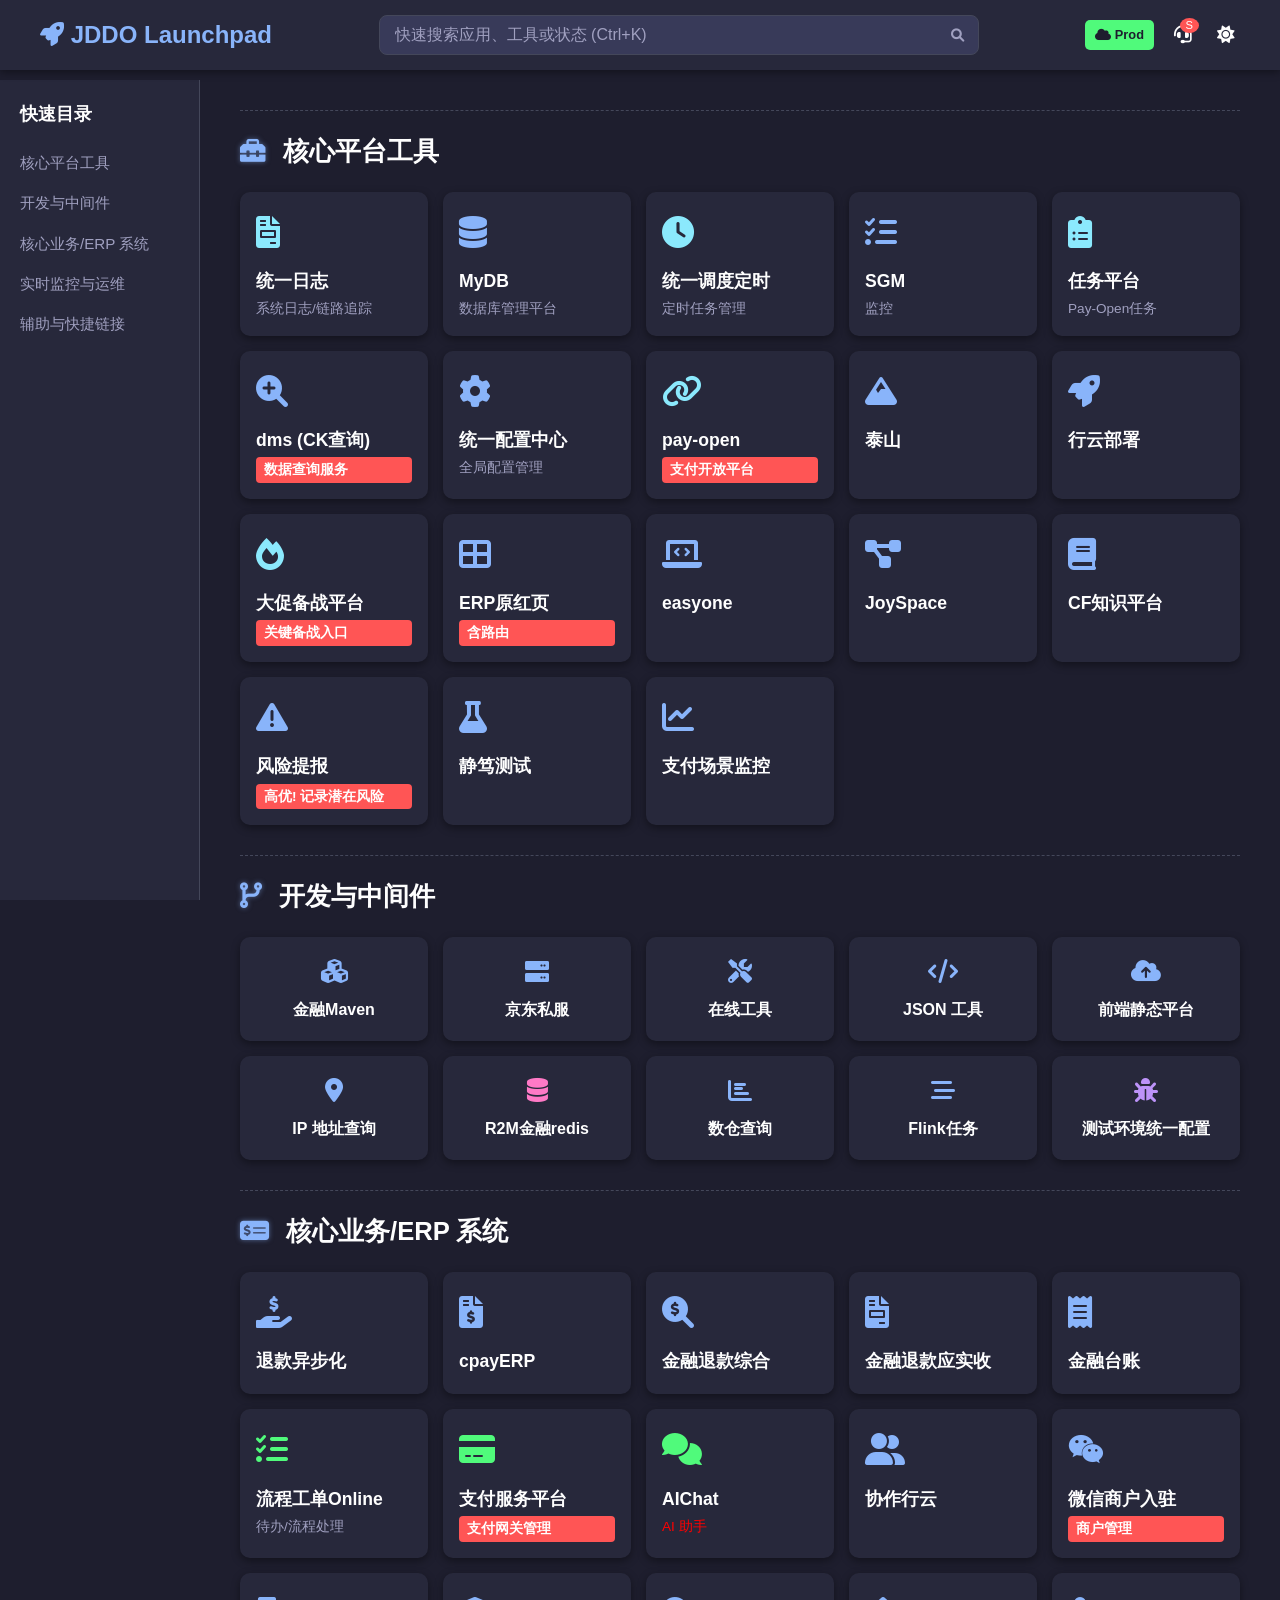
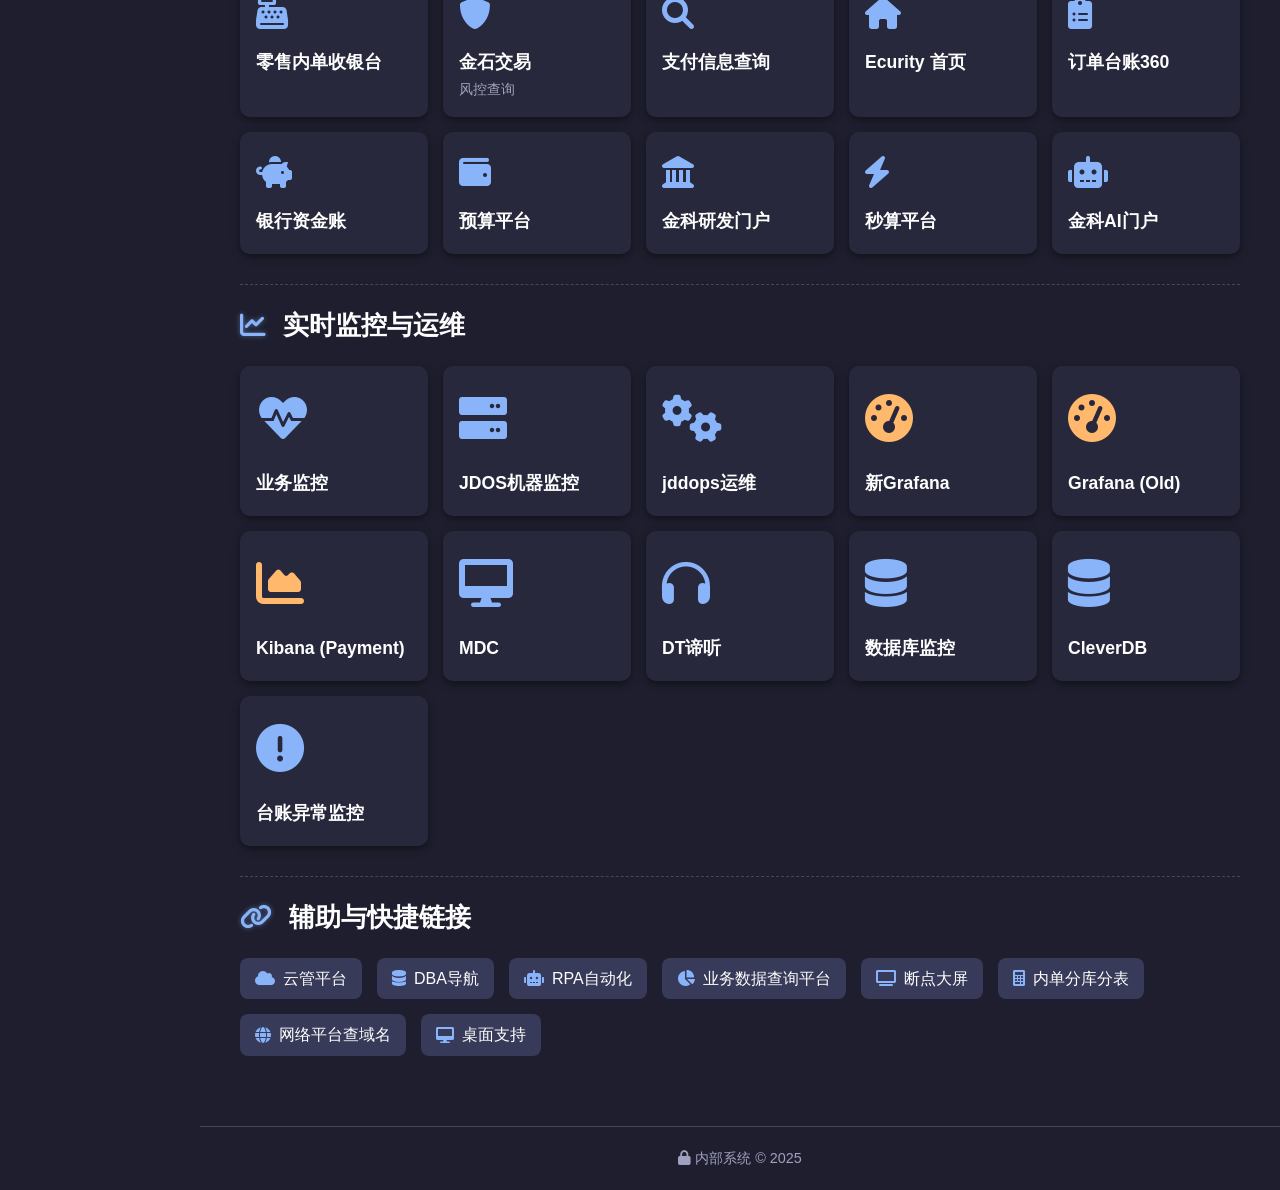
<file: index.html>
<!DOCTYPE html>
<html lang="zh-CN">
<head>
    <meta charset="UTF-8">
    <meta name="viewport" content="width=device-width, initial-scale=1.0">
    <title>JDDO 智能工作台 - 蓝宇知道</title>
    <link rel="stylesheet" href="https://cdnjs.cloudflare.com/ajax/libs/font-awesome/6.0.0/css/all.min.css">
    <link rel="stylesheet" href="/jd/style.css">
</head>
<body class="dark-mode">

    <nav id="sidebar-nav">
        <h3>快速目录</h3>
        <ul id="toc-list">
            </ul>
    </nav>

    <header id="header">
        <div class="logo">
            <i class="fas fa-rocket"></i> JDDO Launchpad
        </div>
        <div class="search-bar">
            <input type="text" id="search-input" placeholder="快速搜索应用、工具或状态 (Ctrl+K)">
            <button aria-label="搜索"><i class="fas fa-search"></i></button>
        </div>
        <div class="status-widgets">
            <span class="env-tag production" title="当前环境：生产">
                <i class="fas fa-cloud"></i> Prod
            </span>
            <button class="notifications" title="联系支持">
                <a href="timline://chat/?topin=yangfeiyu" style="color: inherit;"><i class="fas fa-headset"></i></a>
                <span class="badge">S</span>
            </button>
            <button id="theme-toggle" title="切换主题">
                <i class="fas fa-sun"></i>
            </button>
        </div>
    </header>

    <main id="main-content">

        <section class="category-block" id="platform-tools">
            <h2 class="category-title"><i class="fas fa-toolbox icon-glow"></i> 核心平台工具</h2>
            <div class="card-grid">
                <a href="http://digger.jd.com/" class="tool-card accent-1" data-label="统一日志, 链路追踪" target="_blank">
                    <div class="card-icon"><i class="fas fa-file-invoice"></i></div>
                    <div class="card-title">统一日志</div>
                    <div class="card-subtitle">系统日志/链路追踪</div>
                </a>
                <a href="http://mydb.jdfmgt.com/" class="tool-card" data-label="MyDB, 数据库管理" target="_blank">
                    <div class="card-icon"><i class="fas fa-database"></i></div>
                    <div class="card-title">MyDB</div>
                    <div class="card-subtitle">数据库管理平台</div>
                </a>
                <a href="http://schedule.jd.com/" class="tool-card accent-1" data-label="统一调度定时, schedule" target="_blank">
                    <div class="card-icon"><i class="fas fa-clock"></i></div>
                    <div class="card-title">统一调度定时</div>
                    <div class="card-subtitle">定时任务管理</div>
                </a>
                <a href="http://sgm.jd.com/" class="tool-card" data-label="SGM" target="_blank">
                    <div class="card-icon"><i class="fas fa-tasks"></i></div>
                    <div class="card-title">SGM</div>
                    <div class="card-subtitle">监控</div>
                </a>
                <a href="https://pay-open.jdfmgt.com/y66o3d" class="tool-card accent-1" data-label="任务平台" target="_blank">
                    <div class="card-icon"><i class="fas fa-clipboard-list"></i></div>
                    <div class="card-title">任务平台</div>
                    <div class="card-subtitle">Pay-Open任务</div>
                </a>
                <a href="https://dms.yunjian.jd.com/dms/sqlConsole/index/index/1" class="tool-card" data-label="dms(CK查询)" target="_blank">
                    <div class="card-icon"><i class="fas fa-search-plus"></i></div>
                    <div class="card-title">dms (CK查询)</div>
                    <div class="card-subtitle urgent">数据查询服务</div>
                </a>

                <a href="http://uniconfm.jd.com/uniconfig.do" class="tool-card" data-label="统一配置中心, 配置" target="_blank">
                    <div class="card-icon"><i class="fas fa-cog"></i></div>
                    <div class="card-title">统一配置中心</div>
                    <div class="card-subtitle">全局配置管理</div>
                </a>
                <a href="https://pay-open.jdfmgt.com/" class="tool-card accent-1" data-label="pay-open" target="_blank">
                    <div class="card-icon"><i class="fas fa-link"></i></div>
                    <div class="card-title">pay-open</div>
                    <div class="card-subtitle urgent">支付开放平台</div>
                </a>
                <a href="https://taishan.jd.com/" class="tool-card" data-label="泰山, 内部工具" target="_blank">
                    <div class="card-icon"><i class="fas fa-mountain"></i></div>
                    <div class="card-title">泰山</div>
                </a>
                <a href="http://jagile.jd.com/jdosCD/jdt/apps" class="tool-card" data-label="行云部署" target="_blank">
                    <div class="card-icon"><i class="fas fa-rocket"></i></div>
                    <div class="card-title">行云部署</div>
                </a>
                <a href="https://dc.jd.com/" class="tool-card accent-1" data-label="大促备战平台" target="_blank">
                    <div class="card-icon"><i class="fas fa-fire"></i></div>
                    <div class="card-title">大促备战平台</div>
                    <div class="card-subtitle urgent">关键备战入口</div>
                </a>
                <a href="https://master.jdfmgt.com/" class="tool-card" data-label="ERP原红页(含路由)" target="_blank">
                    <div class="card-icon"><i class="fas fa-th-large"></i></div>
                    <div class="card-title">ERP原红页</div>
                    <div class="card-subtitle urgent">含路由</div>
                </a>

                <a href="http://jagile.jd.com/easyone" class="tool-card" data-label="easyone" target="_blank">
                    <div class="card-icon"><i class="fas fa-laptop-code"></i></div>
                    <div class="card-title">easyone</div>
                </a>
                <a href="https://joyspace.jd.com/" class="tool-card" data-label="joyspace" target="_blank">
                    <div class="card-icon"><i class="fas fa-project-diagram"></i></div>
                    <div class="card-title">JoySpace</div>
                </a>
                <a href="https://cf.jd.com/" class="tool-card" data-label="CF知识平台" target="_blank">
                    <div class="card-icon"><i class="fas fa-book"></i></div>
                    <div class="card-title">CF知识平台</div>
                </a>
                <a href="https://events.jd.com/order/riskMessage" class="tool-card" data-label="风险提报" target="_blank">
                    <div class="card-icon"><i class="fas fa-exclamation-triangle"></i></div>
                    <div class="card-title">风险提报</div>
                    <div class="card-subtitle urgent">高优! 记录潜在风险</div>
                </a>
                <a href="http://jagile.jd.com/jingdu/interface" class="tool-card" data-label="静笃测试" target="_blank">
                    <div class="card-icon"><i class="fas fa-flask"></i></div>
                    <div class="card-title">静笃测试</div>
                </a>
                <a href="https://gray-monitor-front-stage.web-t.jd.com/" class="tool-card" data-label="支付场景监控" target="_blank">
                    <div class="card-icon"><i class="fas fa-chart-line"></i></div>
                    <div class="card-title">支付场景监控</div>
                </a>
            </div>
        </section>

        <section class="category-block" id="dev-middleware">
            <h2 class="category-title"><i class="fas fa-code-branch icon-glow"></i> 开发与中间件</h2>
            <div class="card-grid">
                <a href="http://nexus.cbpmgt.com/nexus/index.html#welcome" class="tool-card small" data-label="金融Maven" target="_blank">
                    <div class="card-icon"><i class="fas fa-cubes"></i></div>
                    <div class="card-title">金融Maven</div>
                </a>
                <a href="http://artifactory.jd.com" class="tool-card small" data-label="京东私服" target="_blank">
                    <div class="card-icon"><i class="fas fa-server"></i></div>
                    <div class="card-title">京东私服</div>
                </a>
                <a href="http://c.runoob.com/" class="tool-card small" data-label="在线工具" target="_blank">
                    <div class="card-icon"><i class="fas fa-tools"></i></div>
                    <div class="card-title">在线工具</div>
                </a>
                <a href="https://jddo.cn/json" class="tool-card small" data-label="JSON" target="_blank">
                    <div class="card-icon"><i class="fas fa-code"></i></div>
                    <div class="card-title">JSON 工具</div>
                </a>
                <a href="https://pubfree.jd.com/" class="tool-card small" data-label="前端静态平台" target="_blank">
                    <div class="card-icon"><i class="fas fa-cloud-upload-alt"></i></div>
                    <div class="card-title">前端静态平台</div>
                </a>
                <a href="https://ip.skk.moe/" class="tool-card small" data-label="IP地址查询" target="_blank">
                    <div class="card-icon"><i class="fas fa-map-marker-alt"></i></div>
                    <div class="card-title">IP 地址查询</div>
                </a>

                <a href="https://r2m.jd.com/" class="tool-card small accent-2" data-label="R2M金融redis" target="_blank">
                    <div class="card-icon"><i class="fas fa-database"></i></div>
                    <div class="card-title">R2M金融redis</div>
                </a>
                <a href="http://dp.jd.com/idenew/index.html#/offlineBeta" class="tool-card small" data-label="数仓查询" target="_blank">
                    <div class="card-icon"><i class="fas fa-chart-bar"></i></div>
                    <div class="card-title">数仓查询</div>
                </a>
                <a href="http://dp.jd.com/jrc/task" class="tool-card small" data-label="Flink任务" target="_blank">
                    <div class="card-icon"><i class="fas fa-stream"></i></div>
                    <div class="card-title">Flink任务</div>
                </a>
                <a href="http://uniconfig.jr.jd.com/uniconfig.do" class="tool-card small accent-3" data-label="测试, 统一配置, 环境" target="_blank">
                    <div class="card-icon"><i class="fas fa-bug"></i></div>
                    <div class="card-title">测试环境统一配置</div>
                </a>
            </div>
        </section>

        <section class="category-block" id="business-systems">
            <h2 class="category-title"><i class="fas fa-money-check-alt icon-glow"></i> 核心业务/ERP 系统</h2>
            <div class="card-grid">
                <a href="http://rferp.jdfin.local/refund/refundDataQuery.do" class="tool-card" data-label="ERP, 退款异步化" target="_blank">
                    <div class="card-icon"><i class="fas fa-hand-holding-usd"></i></div>
                    <div class="card-title">退款异步化</div>
                </a>
                <a href="http://cpayerp.jdfmgt.com/" class="tool-card" data-label="cpayERP" target="_blank">
                    <div class="card-icon"><i class="fas fa-file-invoice-dollar"></i></div>
                    <div class="card-title">cpayERP</div>
                </a>
                
                <a href="http://refaudit.jr.jd.com/queryRefundData.do" class="tool-card" data-label="金融退款综合" target="_blank">
                    <div class="card-icon"><i class="fas fa-search-dollar"></i></div>
                    <div class="card-title">金融退款综合</div>
                </a>
                <a href="http://refaudit.jr.jd.com/showInfo.do" class="tool-card" data-label="金融退款应实收" target="_blank">
                    <div class="card-icon"><i class="fas fa-file-invoice"></i></div>
                    <div class="card-title">金融退款应实收</div>
                </a>

                <a href="http://refaudit.jr.jd.com/" class="tool-card" data-label="金融台账" target="_blank">
                    <div class="card-icon"><i class="fas fa-receipt"></i></div>
                    <div class="card-title">金融台账</div>
                </a>
                
                <a href="http://online.cbpmgt.com/" class="tool-card accent-4" data-label="流程工单Online" target="_blank">
                    <div class="card-icon"><i class="fas fa-tasks"></i></div>
                    <div class="card-title">流程工单Online</div>
                    <div class="card-subtitle">待办/流程处理</div>
                </a>
                <a href="https://pay-open.jdfmgt.com/" class="tool-card accent-4" data-label="支付服务平台" target="_blank">
                    <div class="card-icon"><i class="fas fa-credit-card"></i></div>
                    <div class="card-title">支付服务平台</div>
                    <div class="card-subtitle urgent">支付网关管理</div>
                </a>
                <a href="http://aichat.jd.com/" class="tool-card accent-4" data-label="AIChat" target="_blank">
                    <div class="card-icon"><i class="fas fa-comments"></i></div>
                    <div class="card-title">AIChat</div>
                    <div class="card-subtitle" style="color:red">AI 助手</div>
                </a>
                <a href="http://jagile.jd.com/" class="tool-card" data-label="协作行云" target="_blank">
                    <div class="card-icon"><i class="fas fa-user-friends"></i></div>
                    <div class="card-title">协作行云</div>
                </a>
                <a href="https://7qb-erp.jd.com/generalPay-erp/page-f2wPUc1s" class="tool-card" data-label="微信商户入驻" target="_blank">
                    <div class="card-icon"><i class="fab fa-weixin"></i></div>
                    <div class="card-title">微信商户入驻</div>
                    <div class="card-subtitle urgent">商户管理</div>
                </a>
                <a href="http://01pay.jd.com/" class="tool-card" data-label="零售内单收银台" target="_blank">
                    <div class="card-icon"><i class="fas fa-cash-register"></i></div>
                    <div class="card-title">零售内单收银台</div>
                </a>

                <a href="http://ecurity.jr.jd.com/tradeStatusCreateView.do" class="tool-card" data-label="金石交易" target="_blank">
                    <div class="card-icon"><i class="fas fa-shield-alt"></i></div>
                    <div class="card-title">金石交易</div>
                    <div class="card-subtitle">风控查询</div>
                </a>
                <a href="http://ecurity.jr.jd.com/payInfoView.do" class="tool-card" data-label="支付信息查询" target="_blank">
                    <div class="card-icon"><i class="fas fa-search"></i></div>
                    <div class="card-title">支付信息查询</div>
                </a>
                <a href="http://ecurity.jr.jd.com/" class="tool-card" data-label="ecurity首页" target="_blank">
                    <div class="card-icon"><i class="fas fa-home"></i></div>
                    <div class="card-title">Ecurity 首页</div>
                </a>

                <a href="http://orderbank.360buy.com/" class="tool-card" data-label="订单台账360" target="_blank">
                    <div class="card-icon"><i class="fas fa-clipboard-list"></i></div>
                    <div class="card-title">订单台账360</div>
                </a>
                <a href="http://fdm.fm.jd.com/publicMenuNew.action?menuType=zjzwgl" class="tool-card" data-label="银行资金账" target="_blank">
                    <div class="card-icon"><i class="fas fa-piggy-bank"></i></div>
                    <div class="card-title">银行资金账</div>
                </a>
                <a href="https://8j-new.jdfmgt.com/" class="tool-card" data-label="预算平台" target="_blank">
                    <div class="card-icon"><i class="fas fa-wallet"></i></div>
                    <div class="card-title">预算平台</div>
                </a>
                <a href="https://jk.jd.com/" class="tool-card" data-label="金科研发门户" target="_blank">
                    <div class="card-icon"><i class="fas fa-landmark"></i></div>
                    <div class="card-title">金科研发门户</div>
                </a>
                <a href="https://open-joycoder-ms-share-p.clear.jd.com/" class="tool-card" data-label="秒算平台" target="_blank">
                    <div class="card-icon"><i class="fas fa-bolt"></i></div>
                    <div class="card-title">秒算平台</div>
                </a>
                <a href="https://jai.jd.com/" class="tool-card" data-label="金科AI门户" target="_blank">
                    <div class="card-icon"><i class="fas fa-robot"></i></div>
                    <div class="card-title">金科AI门户</div>
                </a>
            </div>
        </section>

        <section class="category-block" id="monitoring-systems">
            <h2 class="category-title"><i class="fas fa-chart-line icon-glow"></i> 实时监控与运维</h2>
            <div class="card-grid">
                <a href="http://bizm2.jd.com/" class="tool-card big-icon" data-label="业务监控, 心跳" target="_blank">
                    <div class="card-icon"><i class="fas fa-heartbeat"></i></div>
                    <div class="card-title">业务监控</div>
                </a>
                <a href="http://brolly.jdos.jd.com/" class="tool-card big-icon" data-label="JDOS机器监控, 运维" target="_blank">
                    <div class="card-icon"><i class="fas fa-server"></i></div>
                    <div class="card-title">JDOS机器监控</div>
                </a>
                <a href="https://jddops.jd.com/" class="tool-card big-icon" data-label="jddops京东云运维" target="_blank">
                    <div class="card-icon"><i class="fas fa-cogs"></i></div>
                    <div class="card-title">jddops运维</div>
                </a>

                <a href="https://grafana-payment-new.jd.com/" class="tool-card big-icon accent-5" data-label="新Grafana" target="_blank">
                    <div class="card-icon"><i class="fas fa-tachometer-alt"></i></div>
                    <div class="card-title">新Grafana</div>
                </a>
                <a href="https://grafana-payment.jdfmgt.com/" class="tool-card big-icon accent-5" data-label="Grafana" target="_blank">
                    <div class="card-icon"><i class="fas fa-tachometer-alt"></i></div>
                    <div class="card-title">Grafana (Old)</div>
                </a>
                
                <a href="http://payment-kibana.jd.com/" class="tool-card big-icon accent-5" data-label="kibana" target="_blank">
                    <div class="card-icon"><i class="fas fa-chart-area"></i></div>
                    <div class="card-title">Kibana (Payment)</div>
                </a>
                
                <a href="http://mdc.jd.com/" class="tool-card big-icon" data-label="MDC" target="_blank">
                    <div class="card-icon"><i class="fas fa-desktop"></i></div>
                    <div class="card-title">MDC</div>
                </a>
                <a href="http://dting.jd.com/" class="tool-card big-icon" data-label="DT谛听" target="_blank">
                    <div class="card-icon"><i class="fas fa-headphones"></i></div>
                    <div class="card-title">DT谛听</div>
                </a>

                <a href="http://dbdashboard.jdfmgt.com/" class="tool-card big-icon" data-label="数据库监控" target="_blank">
                    <div class="card-icon"><i class="fas fa-database"></i></div>
                    <div class="card-title">数据库监控</div>
                </a>
                <a href="http://cleverdb.jdfmgt.com/#/dashboard" class="tool-card big-icon" data-label="cleverdb" target="_blank">
                    <div class="card-icon"><i class="fas fa-database"></i></div>
                    <div class="card-title">CleverDB</div>
                </a>
                
                <a href="http://easybi.jd.com/bi/#/datamax?code=84203FD24A8F68ADEED2C07BFF8646C535668D086C79AE25231402B37B0B12E7" class="tool-card big-icon" data-label="台账异常状态监控" target="_blank">
                    <div class="card-icon"><i class="fas fa-exclamation-circle"></i></div>
                    <div class="card-title">台账异常监控</div>
                </a>
            </div>
        </section>

        <section class="category-block" id="other-links">
            <h2 class="category-title"><i class="fas fa-link icon-glow"></i> 辅助与快捷链接</h2>
            <div class="link-list-grid">
                <a href="http://cmp.jdfmgt.com/" class="aux-link" data-label="云管平台" target="_blank"><i class="fas fa-cloud"></i> 云管平台</a>
                <a href="http://mega.db.cbpmgt.com/nav/" class="aux-link" data-label="DBA导航" target="_blank"><i class="fas fa-database"></i> DBA导航</a>
                <a href="http://rpa-ops.jd.com/" class="aux-link" data-label="RPA自动化服务平台" target="_blank"><i class="fas fa-robot"></i> RPA自动化</a>
                <a href="https://bizdata.clear.jd.com/" class="aux-link" data-label="业务数据查询平台" target="_blank"><i class="fas fa-chart-pie"></i> 业务数据查询平台</a>
                <a href="https://jdvision.jd.com/jdv/view?release=83326fe6aa784130aa3cc9def154901e" class="aux-link" data-label="断点大屏" target="_blank"><i class="fas fa-tv"></i> 断点大屏</a>
                <a href="/jd/dbroute.html" class="aux-link" data-label="内单各系统分库分表" target="_blank"><i class="fas fa-calculator"></i> 内单分库分表</a>
                <a href="http://np.jd.com/" class="aux-link" data-label="网络平台查域名" target="_blank"><i class="fas fa-globe"></i> 网络平台查域名</a>
                <a href="http://eit.jd.com/" class="aux-link" data-label="桌面支持" target="_blank"><i class="fas fa-desktop"></i> 桌面支持</a>
            </div>
        </section>

    </main>

    <footer>
        <i class="fas fa-lock"></i> 内部系统 &copy; 2025 
    </footer>

    <script src="/jd/script.js"></script>
</body>
</html>
</file>
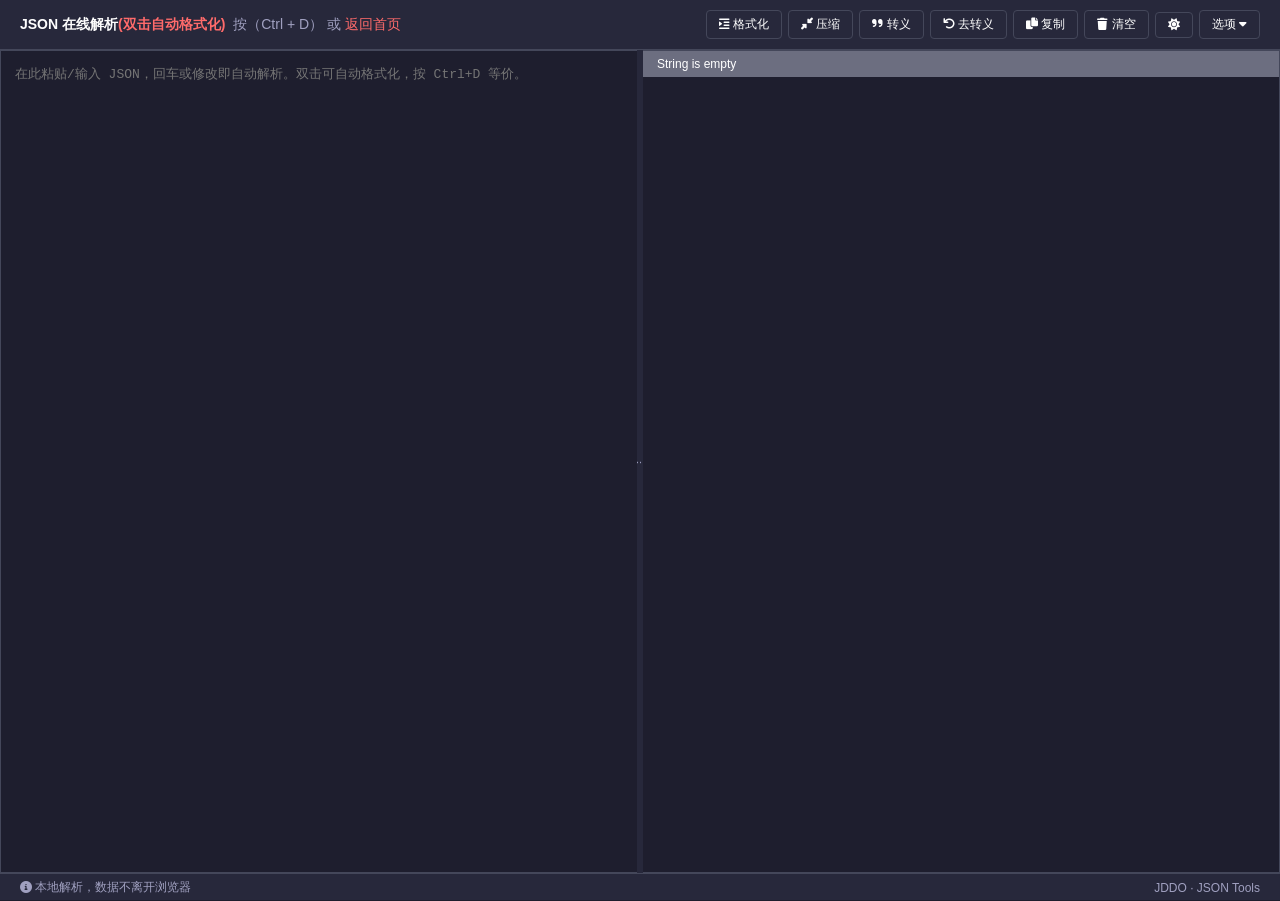
<file: json.html>
<!DOCTYPE html>
<html lang="zh-CN">
<head>
    <meta charset="UTF-8">
    <title>JSON 工具 - 正在跳转</title>
    <meta http-equiv="refresh" content="0; url=/jd/json.html">
    <link rel="canonical" href="/jd/json.html">
    <script>location.replace('/jd/json.html');</script>
</head>
<body>
    <p>正在跳转到 <a href="/jd/json.html">/jd/json.html</a> ...</p>
</body>
</html>
</file>
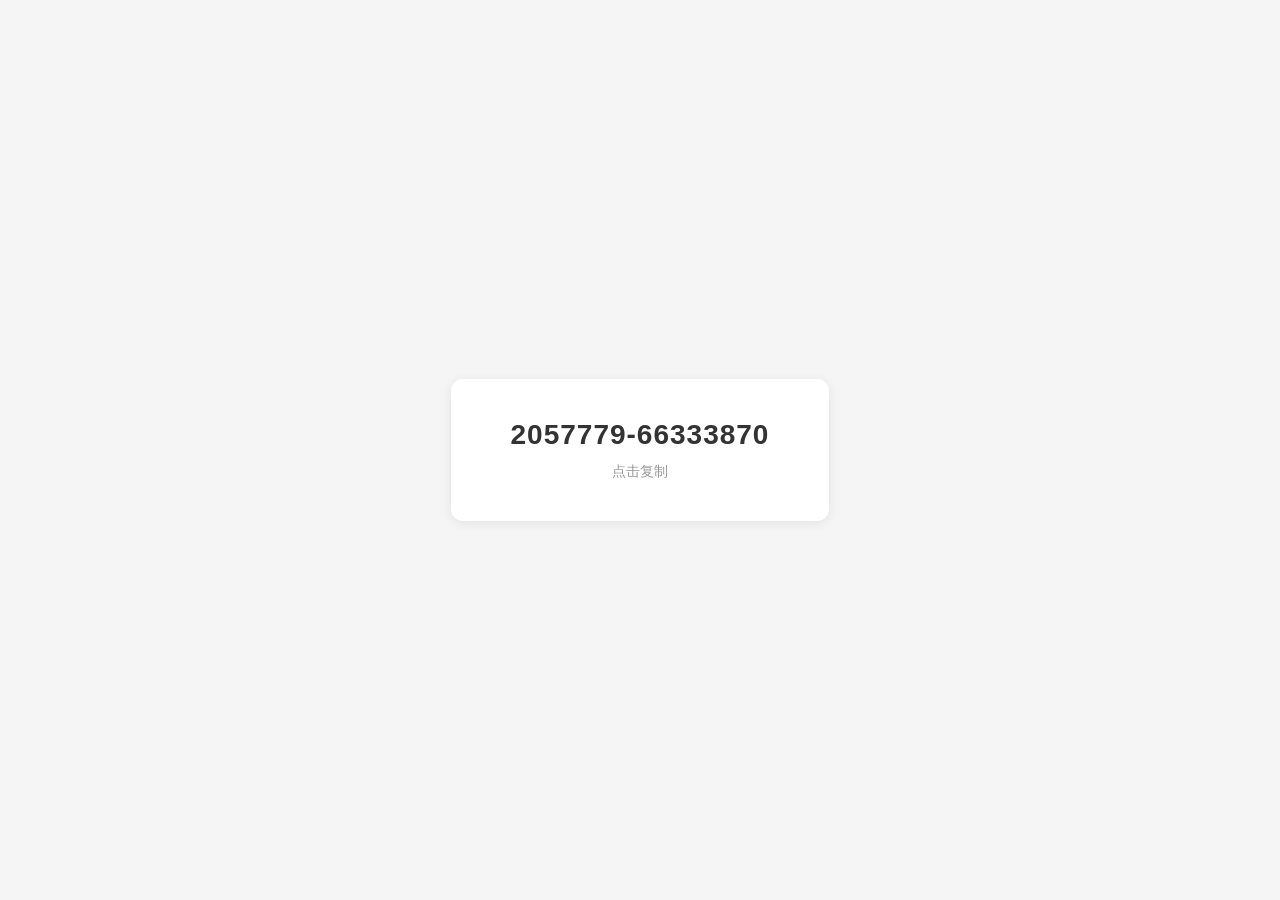
<file: pin.html>
<!DOCTYPE html>
<html lang="zh-CN">
<head>
<meta charset="UTF-8">
<meta name="viewport" content="width=device-width, initial-scale=1.0">
<title>点击复制</title>
<style>
  * { margin: 0; padding: 0; box-sizing: border-box; }
  body {
    min-height: 100vh;
    display: flex;
    align-items: center;
    justify-content: center;
    background: #f5f5f5;
    font-family: -apple-system, BlinkMacSystemFont, "Segoe UI", Roboto, sans-serif;
  }
  .copy-box {
    background: #fff;
    border-radius: 12px;
    padding: 40px 60px;
    box-shadow: 0 2px 12px rgba(0,0,0,0.08);
    cursor: pointer;
    text-align: center;
    transition: transform 0.15s, box-shadow 0.15s;
    user-select: none;
  }
  .copy-box:hover {
    transform: translateY(-2px);
    box-shadow: 0 4px 16px rgba(0,0,0,0.12);
  }
  .copy-box:active {
    transform: translateY(0);
  }
  .content {
    font-size: 28px;
    font-weight: 600;
    color: #333;
    letter-spacing: 1px;
  }
  .hint {
    margin-top: 12px;
    font-size: 14px;
    color: #999;
  }
  .toast {
    position: fixed;
    top: 30px;
    left: 50%;
    transform: translateX(-50%) translateY(-20px);
    background: #333;
    color: #fff;
    padding: 10px 24px;
    border-radius: 8px;
    font-size: 14px;
    opacity: 0;
    transition: opacity 0.3s, transform 0.3s;
    pointer-events: none;
  }
  .toast.show {
    opacity: 1;
    transform: translateX(-50%) translateY(0);
  }
</style>
</head>
<body>
  <div class="copy-box" id="copyBox">
    <div class="content" id="content">2057779-66333870</div>
    <div class="hint">点击复制</div>
  </div>
  <div class="toast" id="toast">已复制到剪贴板</div>

<script>
  const copyBox = document.getElementById('copyBox');
  const content = document.getElementById('content').textContent;
  const toast = document.getElementById('toast');

  function showToast(msg) {
    toast.textContent = msg;
    toast.classList.add('show');
    setTimeout(() => toast.classList.remove('show'), 1500);
  }

  copyBox.addEventListener('click', async () => {
    try {
      await navigator.clipboard.writeText(content);
      showToast('已复制到剪贴板');
    } catch (e) {
      // 降级方案
      const textarea = document.createElement('textarea');
      textarea.value = content;
      textarea.style.position = 'fixed';
      textarea.style.opacity = '0';
      document.body.appendChild(textarea);
      textarea.select();
      try {
        document.execCommand('copy');
        showToast('已复制到剪贴板');
      } catch (err) {
        showToast('复制失败，请手动复制');
      }
      document.body.removeChild(textarea);
    }
  });
</script>
</body>
</html>
</file>
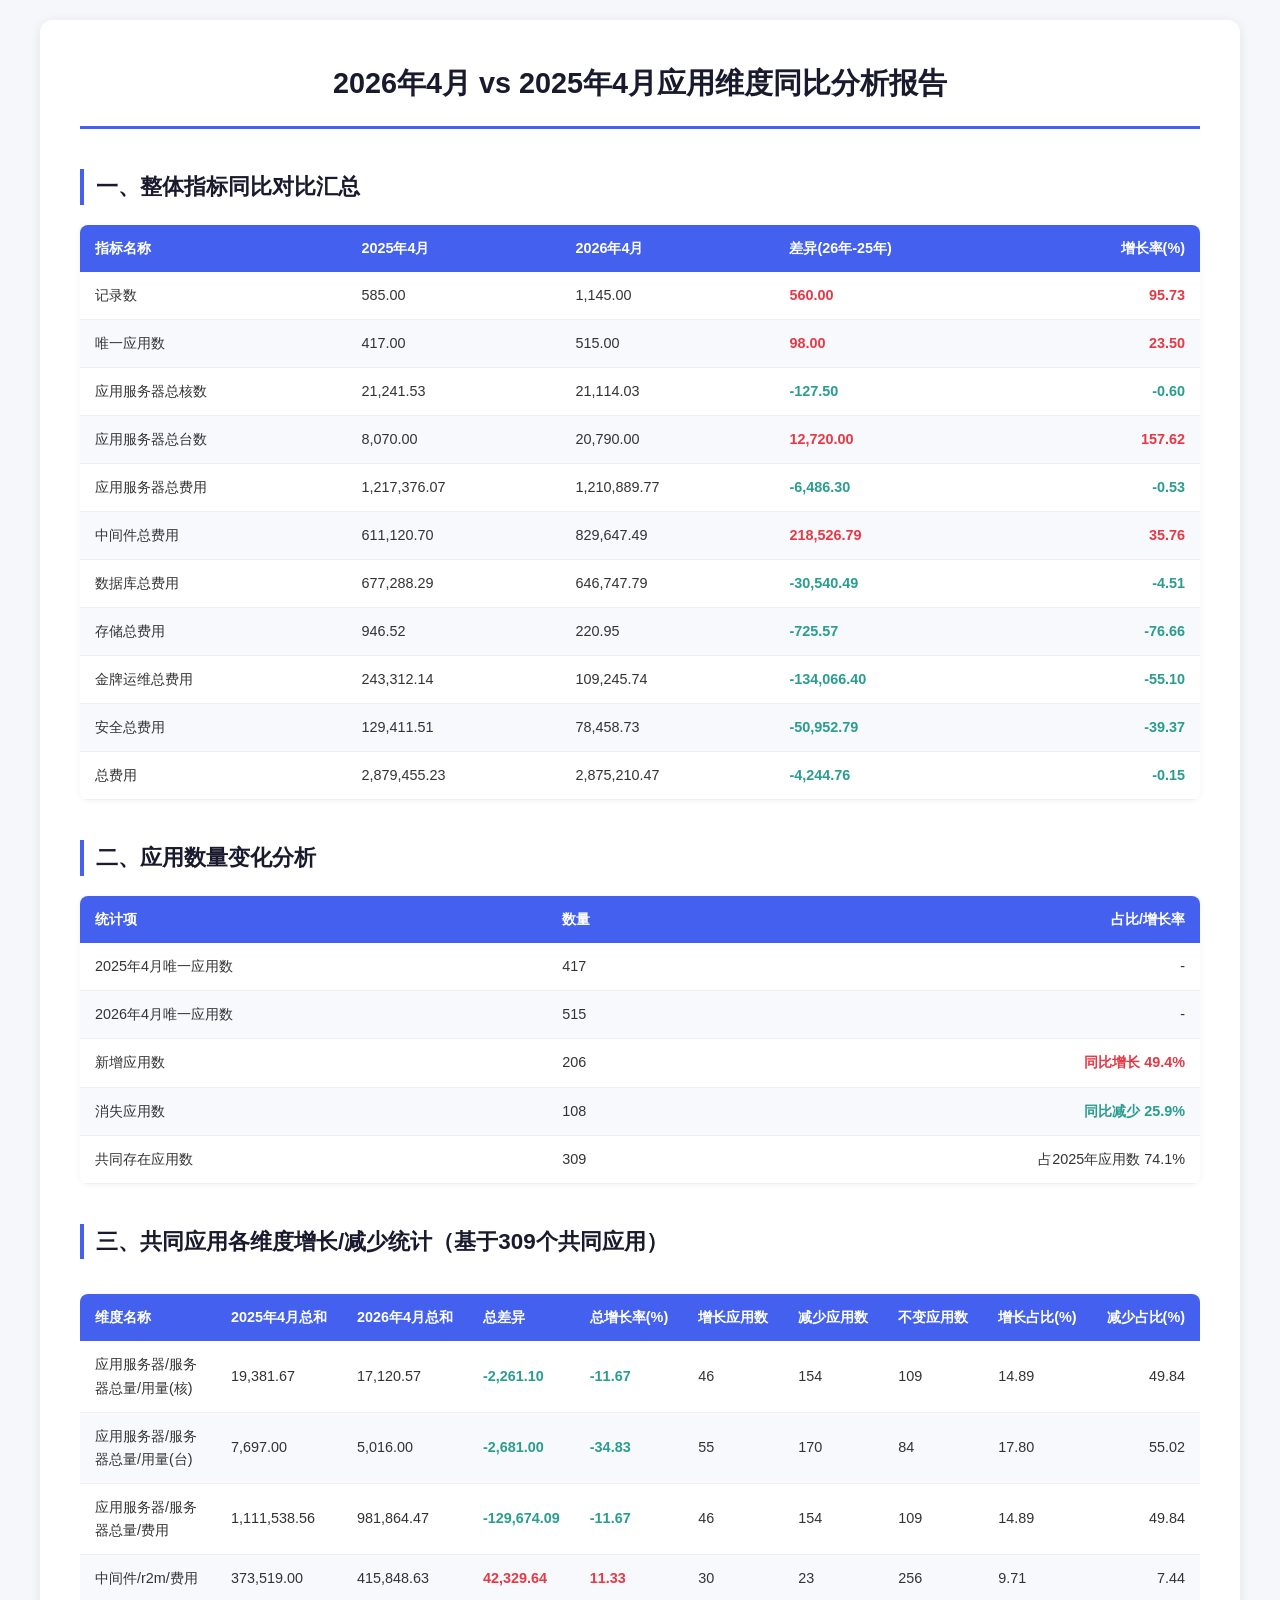
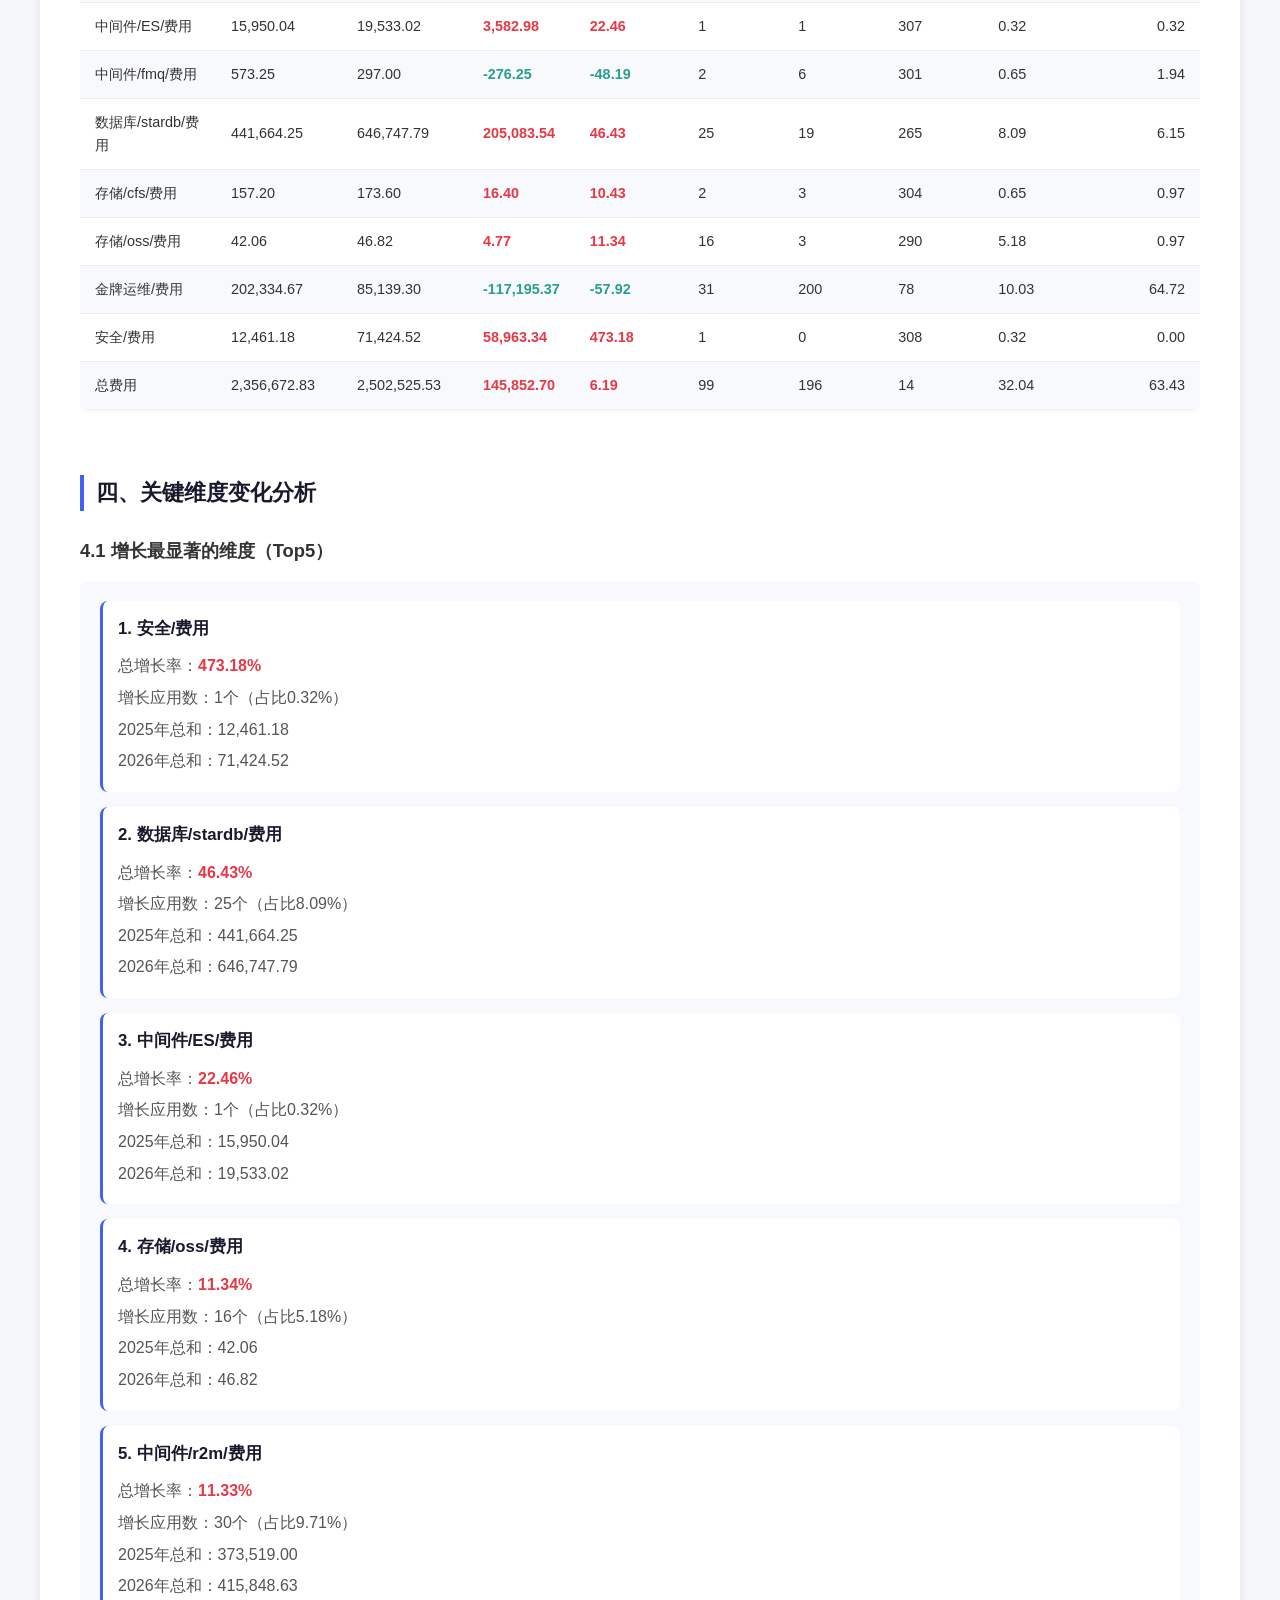
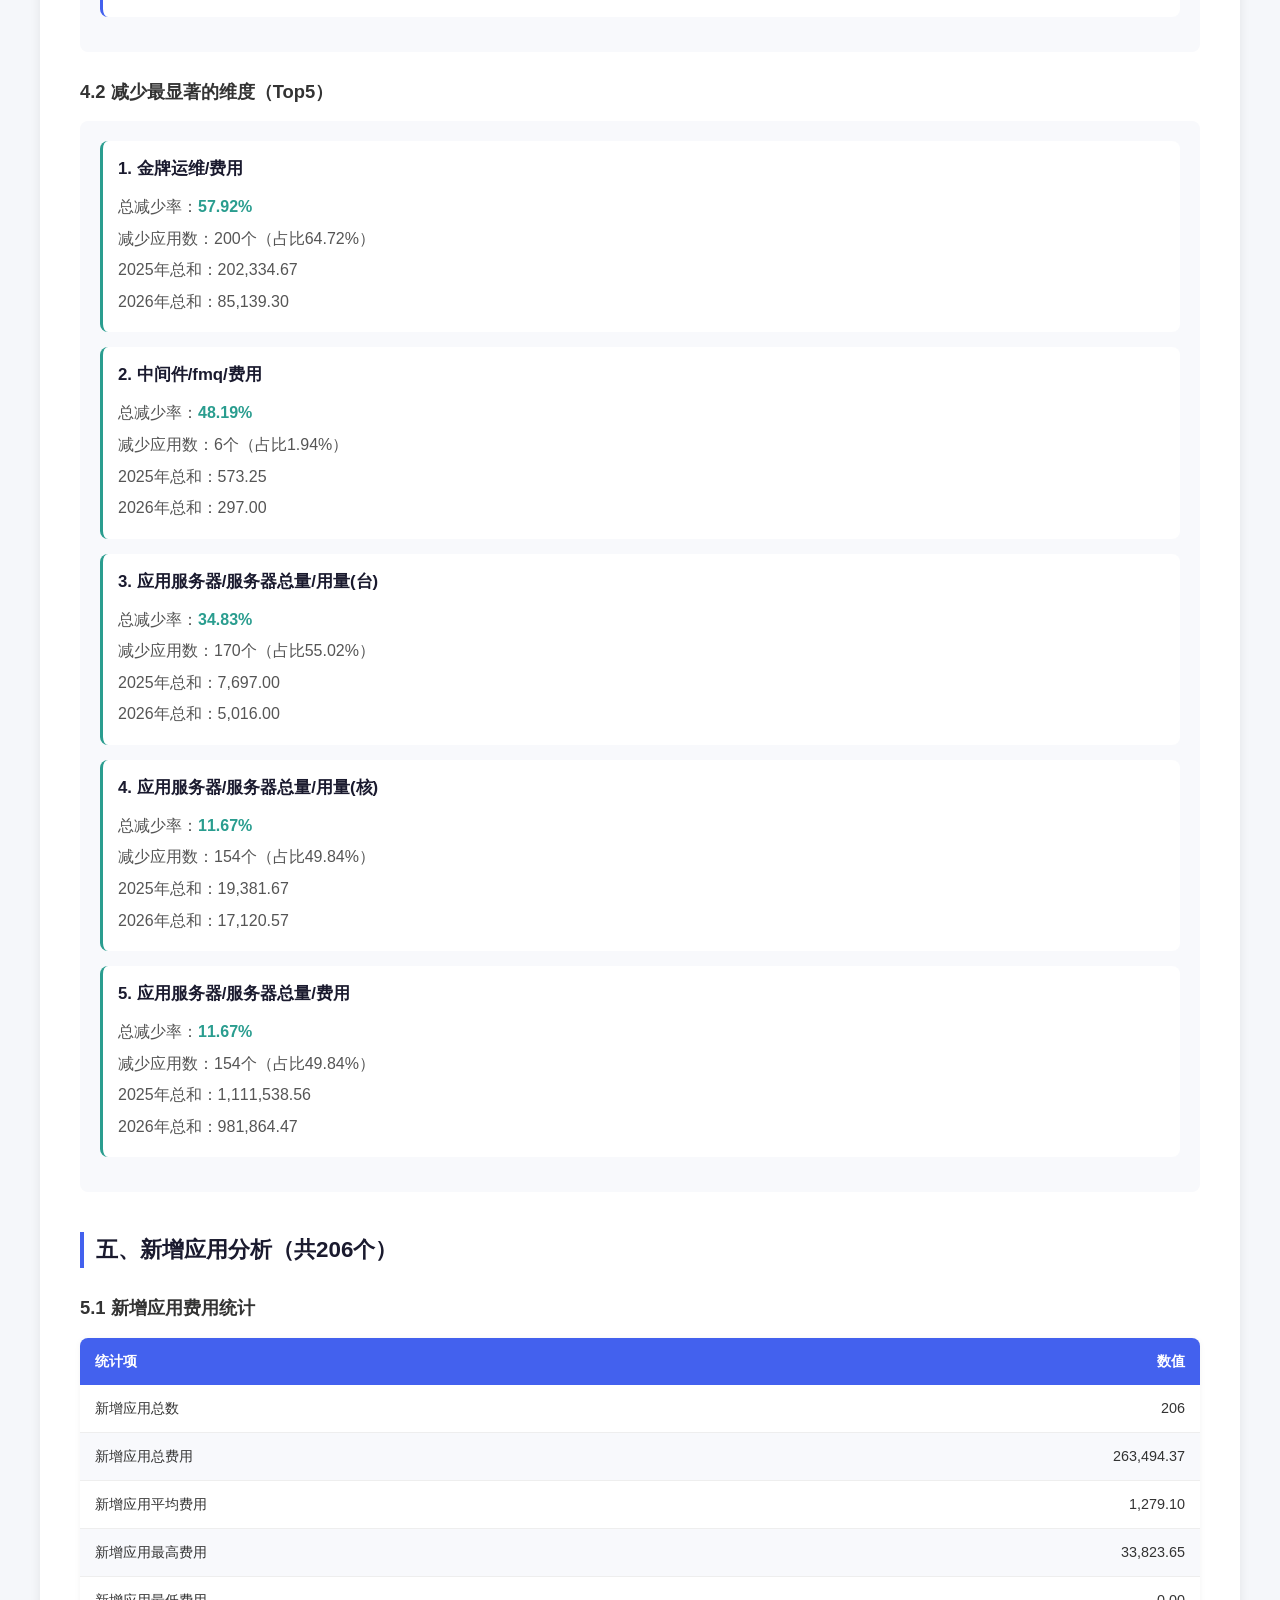
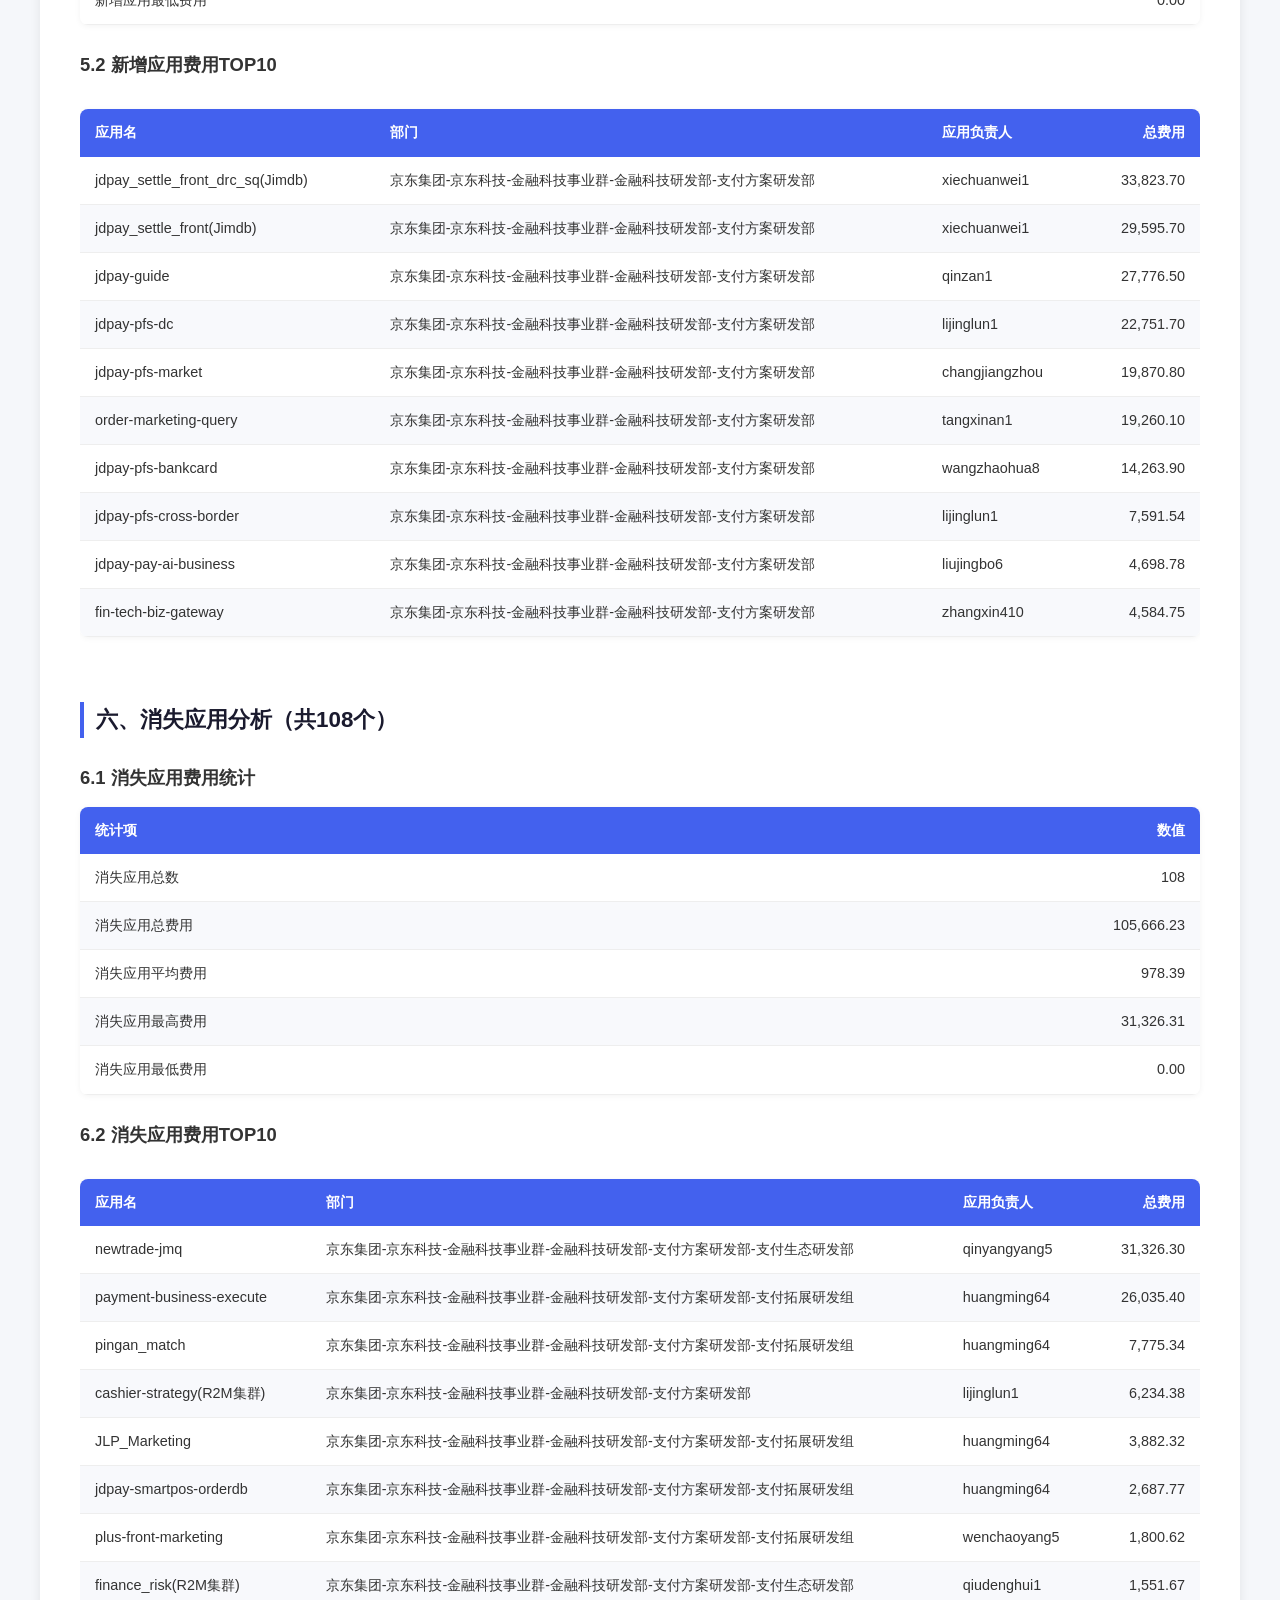
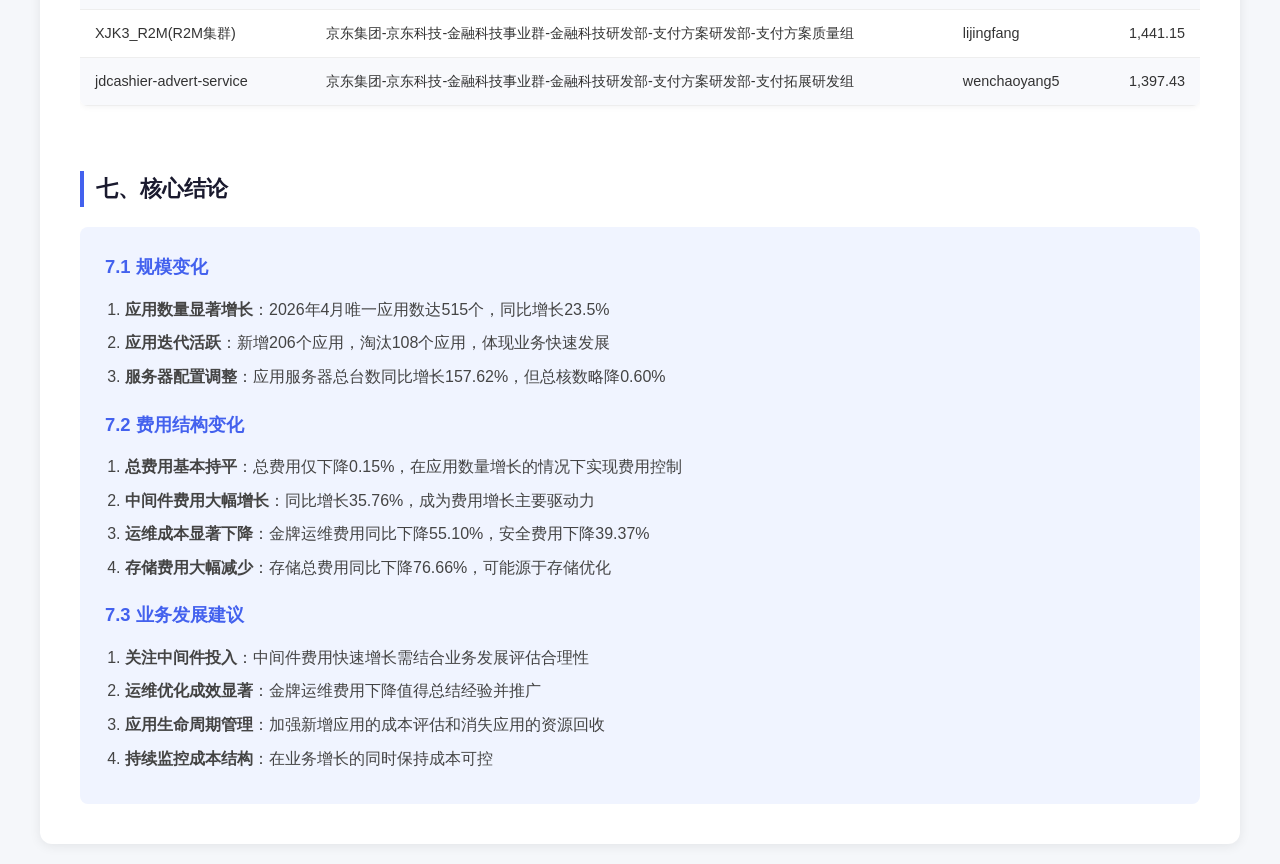
<file: cost/full_analysis_report.html>
<!DOCTYPE html>
<html lang="zh-CN">
<head>
    <meta charset="UTF-8">
    <meta name="viewport" content="width=device-width, initial-scale=1.0">
    <title>2026年4月 vs 2025年4月应用维度同比分析报告</title>
    <style>
        * {
            margin: 0;
            padding: 0;
            box-sizing: border-box;
        }
        body {
            font-family: -apple-system, BlinkMacSystemFont, "Segoe UI", Roboto, "Helvetica Neue", Arial, sans-serif;
            line-height: 1.6;
            color: #333;
            background: #f5f7fa;
            padding: 20px;
        }
        .container {
            max-width: 1200px;
            margin: 0 auto;
            background: #fff;
            border-radius: 12px;
            box-shadow: 0 2px 12px rgba(0,0,0,0.08);
            padding: 40px;
        }
        h1 {
            text-align: center;
            color: #1a1a2e;
            font-size: 1.8em;
            margin-bottom: 40px;
            padding-bottom: 20px;
            border-bottom: 3px solid #4361ee;
        }
        h2 {
            color: #1a1a2e;
            font-size: 1.4em;
            margin-top: 40px;
            margin-bottom: 20px;
            padding-left: 12px;
            border-left: 4px solid #4361ee;
        }
        h3 {
            color: #333;
            font-size: 1.15em;
            margin-top: 25px;
            margin-bottom: 15px;
        }
        table {
            width: 100%;
            border-collapse: collapse;
            margin: 15px 0 25px;
            font-size: 0.9em;
            overflow: hidden;
            border-radius: 8px;
            box-shadow: 0 1px 6px rgba(0,0,0,0.05);
        }
        thead tr {
            background: #4361ee;
            color: #fff;
        }
        th, td {
            padding: 12px 15px;
            text-align: left;
        }
        th {
            font-weight: 600;
            white-space: nowrap;
        }
        tbody tr {
            border-bottom: 1px solid #eee;
        }
        tbody tr:nth-child(even) {
            background: #f8f9fc;
        }
        tbody tr:hover {
            background: #eef1fb;
        }
        td:last-child, th:last-child {
            text-align: right;
        }
        .positive {
            color: #e63946;
            font-weight: 600;
        }
        .negative {
            color: #2a9d8f;
            font-weight: 600;
        }
        .section-card {
            background: #f8f9fc;
            border-radius: 8px;
            padding: 20px;
            margin: 15px 0;
        }
        .metric-item {
            margin-bottom: 15px;
            padding: 15px;
            background: #fff;
            border-radius: 8px;
            border-left: 3px solid #4361ee;
        }
        .metric-item strong {
            display: block;
            font-size: 1.05em;
            margin-bottom: 8px;
            color: #1a1a2e;
        }
        .metric-item ul {
            list-style: none;
            padding: 0;
        }
        .metric-item ul li {
            padding: 3px 0;
            color: #555;
        }
        .conclusion-section {
            background: #f0f4ff;
            border-radius: 8px;
            padding: 25px;
            margin-top: 20px;
        }
        .conclusion-section h3 {
            color: #4361ee;
            margin-top: 20px;
        }
        .conclusion-section h3:first-child {
            margin-top: 0;
        }
        .conclusion-section ol {
            padding-left: 20px;
        }
        .conclusion-section ol li {
            margin-bottom: 8px;
            color: #444;
        }
        @media (max-width: 768px) {
            .container {
                padding: 20px;
            }
            table {
                font-size: 0.8em;
            }
            th, td {
                padding: 8px 10px;
            }
        }
    </style>
</head>
<body>
    <div class="container">
        <h1>2026年4月 vs 2025年4月应用维度同比分析报告</h1>

        <h2>一、整体指标同比对比汇总</h2>
        <table>
            <thead>
                <tr>
                    <th>指标名称</th>
                    <th>2025年4月</th>
                    <th>2026年4月</th>
                    <th>差异(26年-25年)</th>
                    <th>增长率(%)</th>
                </tr>
            </thead>
            <tbody>
                <tr><td>记录数</td><td>585.00</td><td>1,145.00</td><td class="positive">560.00</td><td class="positive">95.73</td></tr>
                <tr><td>唯一应用数</td><td>417.00</td><td>515.00</td><td class="positive">98.00</td><td class="positive">23.50</td></tr>
                <tr><td>应用服务器总核数</td><td>21,241.53</td><td>21,114.03</td><td class="negative">-127.50</td><td class="negative">-0.60</td></tr>
                <tr><td>应用服务器总台数</td><td>8,070.00</td><td>20,790.00</td><td class="positive">12,720.00</td><td class="positive">157.62</td></tr>
                <tr><td>应用服务器总费用</td><td>1,217,376.07</td><td>1,210,889.77</td><td class="negative">-6,486.30</td><td class="negative">-0.53</td></tr>
                <tr><td>中间件总费用</td><td>611,120.70</td><td>829,647.49</td><td class="positive">218,526.79</td><td class="positive">35.76</td></tr>
                <tr><td>数据库总费用</td><td>677,288.29</td><td>646,747.79</td><td class="negative">-30,540.49</td><td class="negative">-4.51</td></tr>
                <tr><td>存储总费用</td><td>946.52</td><td>220.95</td><td class="negative">-725.57</td><td class="negative">-76.66</td></tr>
                <tr><td>金牌运维总费用</td><td>243,312.14</td><td>109,245.74</td><td class="negative">-134,066.40</td><td class="negative">-55.10</td></tr>
                <tr><td>安全总费用</td><td>129,411.51</td><td>78,458.73</td><td class="negative">-50,952.79</td><td class="negative">-39.37</td></tr>
                <tr><td>总费用</td><td>2,879,455.23</td><td>2,875,210.47</td><td class="negative">-4,244.76</td><td class="negative">-0.15</td></tr>
            </tbody>
        </table>

        <h2>二、应用数量变化分析</h2>
        <table>
            <thead>
                <tr>
                    <th>统计项</th>
                    <th>数量</th>
                    <th>占比/增长率</th>
                </tr>
            </thead>
            <tbody>
                <tr><td>2025年4月唯一应用数</td><td>417</td><td>-</td></tr>
                <tr><td>2026年4月唯一应用数</td><td>515</td><td>-</td></tr>
                <tr><td>新增应用数</td><td>206</td><td class="positive">同比增长 49.4%</td></tr>
                <tr><td>消失应用数</td><td>108</td><td class="negative">同比减少 25.9%</td></tr>
                <tr><td>共同存在应用数</td><td>309</td><td>占2025年应用数 74.1%</td></tr>
            </tbody>
        </table>

        <h2>三、共同应用各维度增长/减少统计（基于309个共同应用）</h2>
        <div style="overflow-x: auto;">
            <table>
                <thead>
                    <tr>
                        <th>维度名称</th>
                        <th>2025年4月总和</th>
                        <th>2026年4月总和</th>
                        <th>总差异</th>
                        <th>总增长率(%)</th>
                        <th>增长应用数</th>
                        <th>减少应用数</th>
                        <th>不变应用数</th>
                        <th>增长占比(%)</th>
                        <th>减少占比(%)</th>
                    </tr>
                </thead>
                <tbody>
                    <tr><td>应用服务器/服务器总量/用量(核)</td><td>19,381.67</td><td>17,120.57</td><td class="negative">-2,261.10</td><td class="negative">-11.67</td><td>46</td><td>154</td><td>109</td><td>14.89</td><td>49.84</td></tr>
                    <tr><td>应用服务器/服务器总量/用量(台)</td><td>7,697.00</td><td>5,016.00</td><td class="negative">-2,681.00</td><td class="negative">-34.83</td><td>55</td><td>170</td><td>84</td><td>17.80</td><td>55.02</td></tr>
                    <tr><td>应用服务器/服务器总量/费用</td><td>1,111,538.56</td><td>981,864.47</td><td class="negative">-129,674.09</td><td class="negative">-11.67</td><td>46</td><td>154</td><td>109</td><td>14.89</td><td>49.84</td></tr>
                    <tr><td>中间件/r2m/费用</td><td>373,519.00</td><td>415,848.63</td><td class="positive">42,329.64</td><td class="positive">11.33</td><td>30</td><td>23</td><td>256</td><td>9.71</td><td>7.44</td></tr>
                    <tr><td>中间件/ES/费用</td><td>15,950.04</td><td>19,533.02</td><td class="positive">3,582.98</td><td class="positive">22.46</td><td>1</td><td>1</td><td>307</td><td>0.32</td><td>0.32</td></tr>
                    <tr><td>中间件/fmq/费用</td><td>573.25</td><td>297.00</td><td class="negative">-276.25</td><td class="negative">-48.19</td><td>2</td><td>6</td><td>301</td><td>0.65</td><td>1.94</td></tr>
                    <tr><td>数据库/stardb/费用</td><td>441,664.25</td><td>646,747.79</td><td class="positive">205,083.54</td><td class="positive">46.43</td><td>25</td><td>19</td><td>265</td><td>8.09</td><td>6.15</td></tr>
                    <tr><td>存储/cfs/费用</td><td>157.20</td><td>173.60</td><td class="positive">16.40</td><td class="positive">10.43</td><td>2</td><td>3</td><td>304</td><td>0.65</td><td>0.97</td></tr>
                    <tr><td>存储/oss/费用</td><td>42.06</td><td>46.82</td><td class="positive">4.77</td><td class="positive">11.34</td><td>16</td><td>3</td><td>290</td><td>5.18</td><td>0.97</td></tr>
                    <tr><td>金牌运维/费用</td><td>202,334.67</td><td>85,139.30</td><td class="negative">-117,195.37</td><td class="negative">-57.92</td><td>31</td><td>200</td><td>78</td><td>10.03</td><td>64.72</td></tr>
                    <tr><td>安全/费用</td><td>12,461.18</td><td>71,424.52</td><td class="positive">58,963.34</td><td class="positive">473.18</td><td>1</td><td>0</td><td>308</td><td>0.32</td><td>0.00</td></tr>
                    <tr><td>总费用</td><td>2,356,672.83</td><td>2,502,525.53</td><td class="positive">145,852.70</td><td class="positive">6.19</td><td>99</td><td>196</td><td>14</td><td>32.04</td><td>63.43</td></tr>
                </tbody>
            </table>
        </div>

        <h2>四、关键维度变化分析</h2>

        <h3>4.1 增长最显著的维度（Top5）</h3>
        <div class="section-card">
            <div class="metric-item">
                <strong>1. 安全/费用</strong>
                <ul>
                    <li>总增长率：<span class="positive">473.18%</span></li>
                    <li>增长应用数：1个（占比0.32%）</li>
                    <li>2025年总和：12,461.18</li>
                    <li>2026年总和：71,424.52</li>
                </ul>
            </div>
            <div class="metric-item">
                <strong>2. 数据库/stardb/费用</strong>
                <ul>
                    <li>总增长率：<span class="positive">46.43%</span></li>
                    <li>增长应用数：25个（占比8.09%）</li>
                    <li>2025年总和：441,664.25</li>
                    <li>2026年总和：646,747.79</li>
                </ul>
            </div>
            <div class="metric-item">
                <strong>3. 中间件/ES/费用</strong>
                <ul>
                    <li>总增长率：<span class="positive">22.46%</span></li>
                    <li>增长应用数：1个（占比0.32%）</li>
                    <li>2025年总和：15,950.04</li>
                    <li>2026年总和：19,533.02</li>
                </ul>
            </div>
            <div class="metric-item">
                <strong>4. 存储/oss/费用</strong>
                <ul>
                    <li>总增长率：<span class="positive">11.34%</span></li>
                    <li>增长应用数：16个（占比5.18%）</li>
                    <li>2025年总和：42.06</li>
                    <li>2026年总和：46.82</li>
                </ul>
            </div>
            <div class="metric-item">
                <strong>5. 中间件/r2m/费用</strong>
                <ul>
                    <li>总增长率：<span class="positive">11.33%</span></li>
                    <li>增长应用数：30个（占比9.71%）</li>
                    <li>2025年总和：373,519.00</li>
                    <li>2026年总和：415,848.63</li>
                </ul>
            </div>
        </div>

        <h3>4.2 减少最显著的维度（Top5）</h3>
        <div class="section-card">
            <div class="metric-item" style="border-left-color: #2a9d8f;">
                <strong>1. 金牌运维/费用</strong>
                <ul>
                    <li>总减少率：<span class="negative">57.92%</span></li>
                    <li>减少应用数：200个（占比64.72%）</li>
                    <li>2025年总和：202,334.67</li>
                    <li>2026年总和：85,139.30</li>
                </ul>
            </div>
            <div class="metric-item" style="border-left-color: #2a9d8f;">
                <strong>2. 中间件/fmq/费用</strong>
                <ul>
                    <li>总减少率：<span class="negative">48.19%</span></li>
                    <li>减少应用数：6个（占比1.94%）</li>
                    <li>2025年总和：573.25</li>
                    <li>2026年总和：297.00</li>
                </ul>
            </div>
            <div class="metric-item" style="border-left-color: #2a9d8f;">
                <strong>3. 应用服务器/服务器总量/用量(台)</strong>
                <ul>
                    <li>总减少率：<span class="negative">34.83%</span></li>
                    <li>减少应用数：170个（占比55.02%）</li>
                    <li>2025年总和：7,697.00</li>
                    <li>2026年总和：5,016.00</li>
                </ul>
            </div>
            <div class="metric-item" style="border-left-color: #2a9d8f;">
                <strong>4. 应用服务器/服务器总量/用量(核)</strong>
                <ul>
                    <li>总减少率：<span class="negative">11.67%</span></li>
                    <li>减少应用数：154个（占比49.84%）</li>
                    <li>2025年总和：19,381.67</li>
                    <li>2026年总和：17,120.57</li>
                </ul>
            </div>
            <div class="metric-item" style="border-left-color: #2a9d8f;">
                <strong>5. 应用服务器/服务器总量/费用</strong>
                <ul>
                    <li>总减少率：<span class="negative">11.67%</span></li>
                    <li>减少应用数：154个（占比49.84%）</li>
                    <li>2025年总和：1,111,538.56</li>
                    <li>2026年总和：981,864.47</li>
                </ul>
            </div>
        </div>

        <h2>五、新增应用分析（共206个）</h2>

        <h3>5.1 新增应用费用统计</h3>
        <table>
            <thead>
                <tr><th>统计项</th><th>数值</th></tr>
            </thead>
            <tbody>
                <tr><td>新增应用总数</td><td>206</td></tr>
                <tr><td>新增应用总费用</td><td>263,494.37</td></tr>
                <tr><td>新增应用平均费用</td><td>1,279.10</td></tr>
                <tr><td>新增应用最高费用</td><td>33,823.65</td></tr>
                <tr><td>新增应用最低费用</td><td>0.00</td></tr>
            </tbody>
        </table>

        <h3>5.2 新增应用费用TOP10</h3>
        <div style="overflow-x: auto;">
            <table>
                <thead>
                    <tr><th>应用名</th><th>部门</th><th>应用负责人</th><th>总费用</th></tr>
                </thead>
                <tbody>
                    <tr><td>jdpay_settle_front_drc_sq(Jimdb)</td><td>京东集团-京东科技-金融科技事业群-金融科技研发部-支付方案研发部</td><td>xiechuanwei1</td><td>33,823.70</td></tr>
                    <tr><td>jdpay_settle_front(Jimdb)</td><td>京东集团-京东科技-金融科技事业群-金融科技研发部-支付方案研发部</td><td>xiechuanwei1</td><td>29,595.70</td></tr>
                    <tr><td>jdpay-guide</td><td>京东集团-京东科技-金融科技事业群-金融科技研发部-支付方案研发部</td><td>qinzan1</td><td>27,776.50</td></tr>
                    <tr><td>jdpay-pfs-dc</td><td>京东集团-京东科技-金融科技事业群-金融科技研发部-支付方案研发部</td><td>lijinglun1</td><td>22,751.70</td></tr>
                    <tr><td>jdpay-pfs-market</td><td>京东集团-京东科技-金融科技事业群-金融科技研发部-支付方案研发部</td><td>changjiangzhou</td><td>19,870.80</td></tr>
                    <tr><td>order-marketing-query</td><td>京东集团-京东科技-金融科技事业群-金融科技研发部-支付方案研发部</td><td>tangxinan1</td><td>19,260.10</td></tr>
                    <tr><td>jdpay-pfs-bankcard</td><td>京东集团-京东科技-金融科技事业群-金融科技研发部-支付方案研发部</td><td>wangzhaohua8</td><td>14,263.90</td></tr>
                    <tr><td>jdpay-pfs-cross-border</td><td>京东集团-京东科技-金融科技事业群-金融科技研发部-支付方案研发部</td><td>lijinglun1</td><td>7,591.54</td></tr>
                    <tr><td>jdpay-pay-ai-business</td><td>京东集团-京东科技-金融科技事业群-金融科技研发部-支付方案研发部</td><td>liujingbo6</td><td>4,698.78</td></tr>
                    <tr><td>fin-tech-biz-gateway</td><td>京东集团-京东科技-金融科技事业群-金融科技研发部-支付方案研发部</td><td>zhangxin410</td><td>4,584.75</td></tr>
                </tbody>
            </table>
        </div>

        <h2>六、消失应用分析（共108个）</h2>

        <h3>6.1 消失应用费用统计</h3>
        <table>
            <thead>
                <tr><th>统计项</th><th>数值</th></tr>
            </thead>
            <tbody>
                <tr><td>消失应用总数</td><td>108</td></tr>
                <tr><td>消失应用总费用</td><td>105,666.23</td></tr>
                <tr><td>消失应用平均费用</td><td>978.39</td></tr>
                <tr><td>消失应用最高费用</td><td>31,326.31</td></tr>
                <tr><td>消失应用最低费用</td><td>0.00</td></tr>
            </tbody>
        </table>

        <h3>6.2 消失应用费用TOP10</h3>
        <div style="overflow-x: auto;">
            <table>
                <thead>
                    <tr><th>应用名</th><th>部门</th><th>应用负责人</th><th>总费用</th></tr>
                </thead>
                <tbody>
                    <tr><td>newtrade-jmq</td><td>京东集团-京东科技-金融科技事业群-金融科技研发部-支付方案研发部-支付生态研发部</td><td>qinyangyang5</td><td>31,326.30</td></tr>
                    <tr><td>payment-business-execute</td><td>京东集团-京东科技-金融科技事业群-金融科技研发部-支付方案研发部-支付拓展研发组</td><td>huangming64</td><td>26,035.40</td></tr>
                    <tr><td>pingan_match</td><td>京东集团-京东科技-金融科技事业群-金融科技研发部-支付方案研发部-支付拓展研发组</td><td>huangming64</td><td>7,775.34</td></tr>
                    <tr><td>cashier-strategy(R2M集群)</td><td>京东集团-京东科技-金融科技事业群-金融科技研发部-支付方案研发部</td><td>lijinglun1</td><td>6,234.38</td></tr>
                    <tr><td>JLP_Marketing</td><td>京东集团-京东科技-金融科技事业群-金融科技研发部-支付方案研发部-支付拓展研发组</td><td>huangming64</td><td>3,882.32</td></tr>
                    <tr><td>jdpay-smartpos-orderdb</td><td>京东集团-京东科技-金融科技事业群-金融科技研发部-支付方案研发部-支付拓展研发组</td><td>huangming64</td><td>2,687.77</td></tr>
                    <tr><td>plus-front-marketing</td><td>京东集团-京东科技-金融科技事业群-金融科技研发部-支付方案研发部-支付拓展研发组</td><td>wenchaoyang5</td><td>1,800.62</td></tr>
                    <tr><td>finance_risk(R2M集群)</td><td>京东集团-京东科技-金融科技事业群-金融科技研发部-支付方案研发部-支付生态研发部</td><td>qiudenghui1</td><td>1,551.67</td></tr>
                    <tr><td>XJK3_R2M(R2M集群)</td><td>京东集团-京东科技-金融科技事业群-金融科技研发部-支付方案研发部-支付方案质量组</td><td>lijingfang</td><td>1,441.15</td></tr>
                    <tr><td>jdcashier-advert-service</td><td>京东集团-京东科技-金融科技事业群-金融科技研发部-支付方案研发部-支付拓展研发组</td><td>wenchaoyang5</td><td>1,397.43</td></tr>
                </tbody>
            </table>
        </div>

        <h2>七、核心结论</h2>
        <div class="conclusion-section">
            <h3>7.1 规模变化</h3>
            <ol>
                <li><strong>应用数量显著增长</strong>：2026年4月唯一应用数达515个，同比增长23.5%</li>
                <li><strong>应用迭代活跃</strong>：新增206个应用，淘汰108个应用，体现业务快速发展</li>
                <li><strong>服务器配置调整</strong>：应用服务器总台数同比增长157.62%，但总核数略降0.60%</li>
            </ol>

            <h3>7.2 费用结构变化</h3>
            <ol>
                <li><strong>总费用基本持平</strong>：总费用仅下降0.15%，在应用数量增长的情况下实现费用控制</li>
                <li><strong>中间件费用大幅增长</strong>：同比增长35.76%，成为费用增长主要驱动力</li>
                <li><strong>运维成本显著下降</strong>：金牌运维费用同比下降55.10%，安全费用下降39.37%</li>
                <li><strong>存储费用大幅减少</strong>：存储总费用同比下降76.66%，可能源于存储优化</li>
            </ol>

            <h3>7.3 业务发展建议</h3>
            <ol>
                <li><strong>关注中间件投入</strong>：中间件费用快速增长需结合业务发展评估合理性</li>
                <li><strong>运维优化成效显著</strong>：金牌运维费用下降值得总结经验并推广</li>
                <li><strong>应用生命周期管理</strong>：加强新增应用的成本评估和消失应用的资源回收</li>
                <li><strong>持续监控成本结构</strong>：在业务增长的同时保持成本可控</li>
            </ol>
        </div>
    </div>
</body>
</html>
</file>
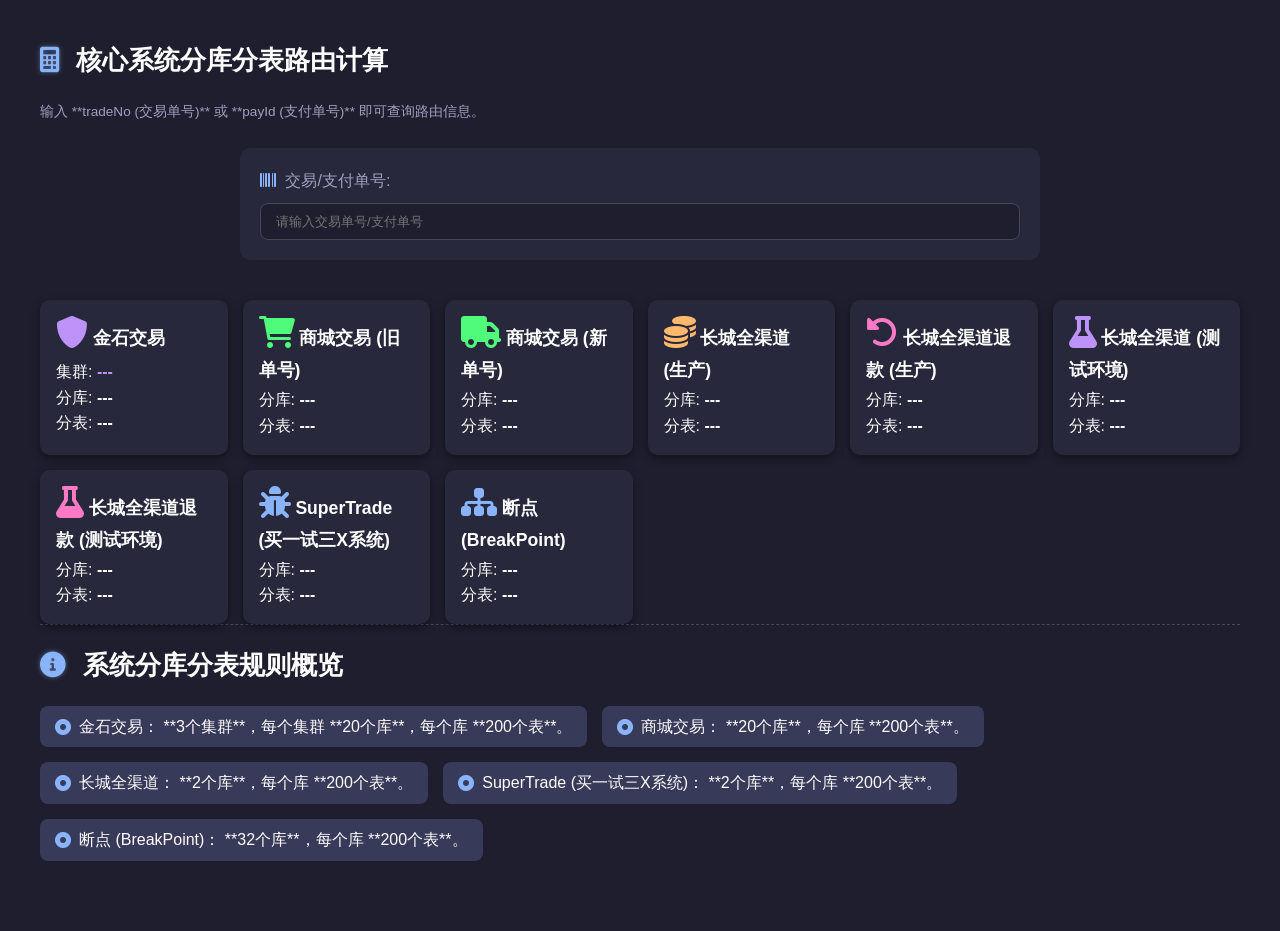
<file: jd/dbroute.html>
<!DOCTYPE html>
<html lang="zh-CN">
<head>
    <meta charset="utf-8">
    <meta name="viewport" content="width=device-width, initial-scale=1.0">
    <title>分库分表路由计算工具</title>
    <link rel="stylesheet" href="https://cdnjs.cloudflare.com/ajax/libs/font-awesome/6.0.0/css/all.min.css">
    <link rel="stylesheet" href="./style.css"> 
    
    <script>
        (function() {
            const savedTheme = localStorage.getItem('theme'); 
            
            // 只需要操作 document.documentElement (<html>)
            if (savedTheme === 'light') {
                document.documentElement.classList.remove('dark-mode'); 
                document.documentElement.classList.add('light-mode');
            } else if (savedTheme === 'dark' || savedTheme === null) {
                // 如果是 dark 或未设置 (默认), 确保 dark-mode 存在
                document.documentElement.classList.remove('light-mode');
                document.documentElement.classList.add('dark-mode'); 
            }
            // **已删除导致错误的 document.body 操作**
        })();
    </script>
</head>

<body>

    <div id="main-content" style="margin-left: 0; padding: 40px;">
        <div id="db-router-tool">
            <header>
                <h1 class="category-title"><i class="fas fa-calculator icon-glow"></i> 核心系统分库分表路由计算</h1>
                <p class="card-subtitle" style="margin-bottom: 25px;">输入 **tradeNo (交易单号)** 或 **payId (支付单号)** 即可查询路由信息。</p>
            </header>

            <section class="search-bar input-area" style="max-width: 800px; margin: 0 auto 40px auto; display: block; border-radius: 10px; background-color: var(--color-bg-secondary); padding: 20px;">
                <p style="text-align: left; margin-bottom: 10px; color: var(--color-text-secondary); font-size: 1rem;">
                    <i class="fas fa-barcode" style="color: var(--color-accent); margin-right: 5px;"></i> 交易/支付单号: 
                </p>
                <input type="text" id="tradeNoInput" oninput="calculateRoute()" placeholder="请输入交易单号/支付单号" 
                       style="width: 100%; margin: 0; padding: 10px 15px; border: 1px solid var(--color-border); border-radius: 8px; background-color: var(--color-bg-primary); color: var(--color-text-primary);">
            </section>

            <section class="card-grid result-grid">
                
                <div class="tool-card result-card accent-3">
                    <div class="card-header card-title"><i class="fas fa-shield-alt card-icon"></i> 金石交易</div>
                    <div class="card-content card-subtitle" style="font-size: 1em; color: var(--color-text-primary);">
                        集群: <strong id="gs-cluster" style="color: var(--accent-3);">---</strong> <br>
                        分库: <strong id="gs-db">---</strong> <br>
                        分表: <strong id="gs-table">---</strong>
                    </div>
                </div>

                <div class="tool-card result-card accent-4">
                    <div class="card-header card-title"><i class="fas fa-shopping-cart card-icon"></i> 商城交易 (旧单号)</div>
                    <div class="card-content card-subtitle" style="font-size: 1em; color: var(--color-text-primary);">
                        分库: <strong id="mall-old-db">---</strong> <br>
                        分表: <strong id="mall-old-table">---</strong>
                    </div>
                </div>

                <div class="tool-card result-card accent-4">
                    <div class="card-header card-title"><i class="fas fa-truck card-icon"></i> 商城交易 (新单号)</div>
                    <div class="card-content card-subtitle" style="font-size: 1em; color: var(--color-text-primary);">
                        分库: <strong id="mall-new-db">---</strong> <br>
                        分表: <strong id="mall-new-table">---</strong>
                    </div>
                </div>

                <div class="tool-card result-card accent-5">
                    <div class="card-header card-title"><i class="fas fa-coins card-icon"></i> 长城全渠道 (生产)</div>
                    <div class="card-content card-subtitle" style="font-size: 1em; color: var(--color-text-primary);">
                        分库: <strong id="cc-prod-db">---</strong> <br>
                        分表: <strong id="cc-prod-table">---</strong>
                    </div>
                </div>

                <div class="tool-card result-card accent-2">
                    <div class="card-header card-title"><i class="fas fa-undo-alt card-icon"></i> 长城全渠道退款 (生产)</div>
                    <div class="card-content card-subtitle" style="font-size: 1em; color: var(--color-text-primary);">
                        分库: <strong id="cc-refund-prod-db">---</strong> <br>
                        分表: <strong id="cc-refund-prod-table">---</strong>
                    </div>
                </div>

                <div class="tool-card result-card accent-3">
                    <div class="card-header card-title"><i class="fas fa-flask card-icon"></i> 长城全渠道 (测试环境)</div>
                    <div class="card-content card-subtitle" style="font-size: 1em; color: var(--color-text-primary);">
                        分库: <strong id="cc-test-db">---</strong> <br>
                        分表: <strong id="cc-test-table">---</strong>
                    </div>
                </div>

                <div class="tool-card result-card accent-2">
                    <div class="card-header card-title"><i class="fas fa-flask card-icon"></i> 长城全渠道退款 (测试环境)</div>
                    <div class="card-content card-subtitle" style="font-size: 1em; color: var(--color-text-primary);">
                        分库: <strong id="cc-refund-test-db">---</strong> <br>
                        分表: <strong id="cc-refund-test-table">---</strong>
                    </div>
                </div>

                <div class="tool-card result-card urgent">
                    <div class="card-header card-title"><i class="fas fa-bug card-icon"></i> SuperTrade (买一试三X系统)</div>
                    <div class="card-content card-subtitle urgent-result" style="font-size: 1em; color: var(--color-text-primary);">
                        分库: <strong id="st-db">---</strong> <br>
                        分表: <strong id="st-table">---</strong>
                    </div>
                </div>

                <div class="tool-card result-card urgent">
                    <div class="card-header card-title"><i class="fas fa-sitemap card-icon"></i> 断点 (BreakPoint)</div>
                    <div class="card-content card-subtitle urgent-result" style="font-size: 1em; color: var(--color-text-primary);">
                        分库: <strong id="bp-db">---</strong> <br>
                        分表: <strong id="bp-table">---</strong>
                    </div>
                </div>

            </section>

            <section class="category-block">
                <h2 class="category-title"><i class="fas fa-info-circle icon-glow"></i> 系统分库分表规则概览</h2>
                <div class="link-list-grid">
                    <a class="aux-link"><i class="fas fa-dot-circle"></i> 金石交易： **3个集群**，每个集群 **20个库**，每个库 **200个表**。</a>
                    <a class="aux-link"><i class="fas fa-dot-circle"></i> 商城交易： **20个库**，每个库 **200个表**。</a>
                    <a class="aux-link"><i class="fas fa-dot-circle"></i> 长城全渠道： **2个库**，每个库 **200个表**。</a>
                    <a class="aux-link"><i class="fas fa-dot-circle"></i> SuperTrade (买一试三X系统)： **2个库**，每个库 **200个表**。</a>
                    <a class="aux-link"><i class="fas fa-dot-circle"></i> 断点 (BreakPoint)： **32个库**，每个库 **200个表**。</a>
                </div>
            </section>
        </div>
    </div>


    <script>
        // --- 1. 常量定义 ---
        const CLUSTER_NAMES = ['A', 'B', 'C'];
        
        // --- 2. HASH 算法 ---
        function hashcode(str) {
            if (!str) return 0;
            let hash = 0;
            for (let i = 0; i < str.length; i++) {
                const char = str.charCodeAt(i);
                hash = ((hash << 5) - hash) + char;
                hash = hash & hash; // 强制转换为 32 位整数
            }
            return Math.abs(hash);
        }

        function hashcodeByStr(str) {
            if (!str) return 0;
            let hash = 0;
            for (let i = 0; i < str.length; i++) {
                hash = (hash * 31 + str.charCodeAt(i)) | 0; // 强制转换为 32 位整数
            }
            hash = Math.abs(hash);
            if (hash < 0) {
                hash = 0;
            }
            return hash;
        }

        // --- 3. 核心计算和 DOM 更新逻辑 ---

        function calculateRoute() {
            const tradeNo = document.getElementById('tradeNoInput').value || '';
            
            if (tradeNo.length === 0) {
                document.querySelectorAll('.card-content strong').forEach(el => el.textContent = '---');
                return;
            }
            
            const getLastN = (n) => parseInt(tradeNo.slice(-n) || '0', 10);

            const getDBAndTable = (modVal, dbCount, tableCount) => {
                const totalMod = dbCount * tableCount;
                const mod = modVal % totalMod;

                const db = Math.floor(mod / tableCount); 
                const table = mod % tableCount;
                return { db, table };
            };

            // A. 金石交易
            const gsLast5 = getLastN(5);
            const gsRoute = getDBAndTable(gsLast5, 20, 200);
            document.getElementById('gs-cluster').textContent = CLUSTER_NAMES[gsLast5 % 3];
            document.getElementById('gs-db').textContent = gsRoute.db;
            document.getElementById('gs-table').textContent = gsRoute.table;

            // B. 商城交易 (旧单号)
            const mallOldLast4 = getLastN(4);
            const mallOldRoute = getDBAndTable(mallOldLast4, 20, 200);
            document.getElementById('mall-old-db').textContent = mallOldRoute.db;
            document.getElementById('mall-old-table').textContent = mallOldRoute.table;

            // C. 商城交易 (新单号)
            const mallNewLast5 = getLastN(5);
            const mallNewRoute = getDBAndTable(mallNewLast5, 20, 200);
            document.getElementById('mall-new-db').textContent = mallNewRoute.db;
            document.getElementById('mall-new-table').textContent = mallNewRoute.table;

            // D. 长城全渠道 (生产)
            const ccProdLast5 = getLastN(5);
            const ccProdRoute = getDBAndTable(ccProdLast5, 2, 200);
            document.getElementById('cc-prod-db').textContent = ccProdRoute.db;
            document.getElementById('cc-prod-table').textContent = ccProdRoute.table;
            
            // E. 长城全渠道退款 (生产)
            const ccRefundHash = hashcode(tradeNo) % 10000;
            const ccRefundProdRoute = getDBAndTable(ccRefundHash, 2, 200);
            document.getElementById('cc-refund-prod-db').textContent = ccRefundProdRoute.db;
            document.getElementById('cc-refund-prod-table').textContent = ccRefundProdRoute.table;

            // F. 长城全渠道 (测试环境)
            const ccTestRoute = getDBAndTable(ccProdLast5, 2, 2); 
            document.getElementById('cc-test-db').textContent = ccTestRoute.db;
            document.getElementById('cc-test-table').textContent = ccTestRoute.table;

            // G. 长城全渠道退款 (测试环境)
            const ccRefundTestRoute = getDBAndTable(ccRefundHash, 2, 2); 
            document.getElementById('cc-refund-test-db').textContent = ccRefundTestRoute.db;
            document.getElementById('cc-refund-test-table').textContent = ccRefundTestRoute.table;

            // H. SuperTrade
            const stHash = hashcodeByStr(tradeNo) % 100000;
            const stRoute = getDBAndTable(stHash, 2, 200);
            document.getElementById('st-db').textContent = stRoute.db;
            document.getElementById('st-table').textContent = stRoute.table;

            // I. 断点
            const bpHash = hashcodeByStr(tradeNo);
            const bpRoute = getDBAndTable(bpHash, 32, 200);
            document.getElementById('bp-db').textContent = bpRoute.db;
            document.getElementById('bp-table').textContent = bpRoute.table;
        }

        // 页面加载完成后立即执行一次计算，并监听输入
        document.addEventListener('DOMContentLoaded', calculateRoute);
    </script>
</body> 
</html>
</file>
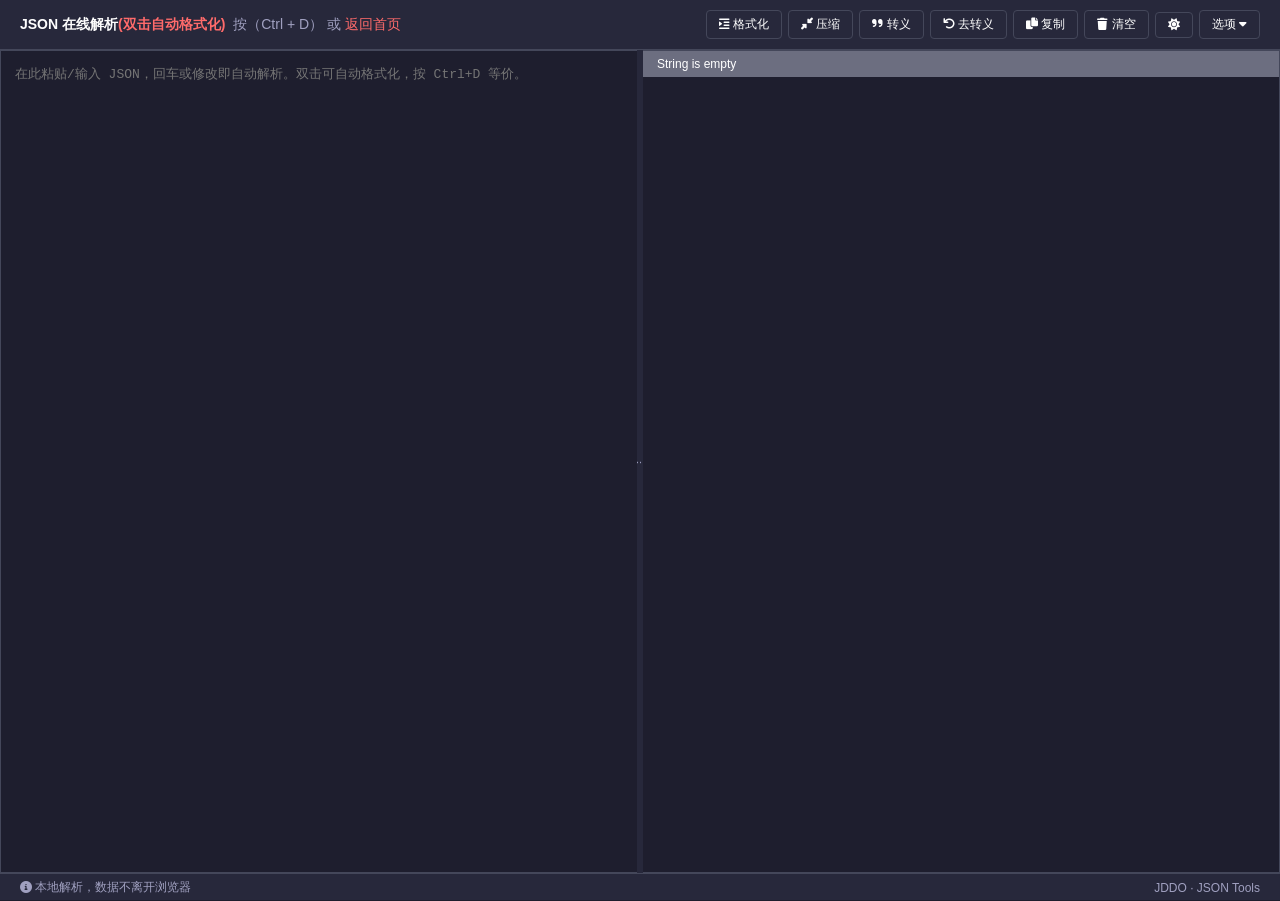
<file: jd/json.html>
<!DOCTYPE html>
<html lang="zh-CN">
<head>
    <meta charset="UTF-8">
    <meta name="viewport" content="width=device-width, initial-scale=1.0">
    <title>JSON 在线解析 - JDDO</title>
    <link rel="stylesheet" href="https://cdnjs.cloudflare.com/ajax/libs/font-awesome/6.0.0/css/all.min.css">
    <style>
        :root {
            --bg: #1e1e2e;
            --panel: #27283b;
            --text: #fefefe;
            --muted: #a0a0c0;
            --accent: #89b4fa;
            --border: #44475a;
            --error: #ff6b6b;
            --hl-key: #8be9fd;
            --hl-string: #50fa7b;
            --hl-number: #ffb86c;
            --hl-bool: #ff79c6;
            --hl-null: #bd93f9;
            --status-bar: #6c6e80;
        }
        .light-mode {
            --bg: #f8f9fa;
            --panel: #ffffff;
            --text: #212529;
            --muted: #6c757d;
            --accent: #007bff;
            --border: #e9ecef;
            --error: #d6336c;
            --hl-key: #0b7285;
            --hl-string: #2b8a3e;
            --hl-number: #d9480f;
            --hl-bool: #ae3ec9;
            --hl-null: #5f3dc4;
            --status-bar: #adb5bd;
        }
        * { box-sizing: border-box; }
        html, body {
            margin: 0; padding: 0;
            height: 100%;
            font-family: -apple-system, BlinkMacSystemFont, "Segoe UI", "PingFang SC", "Microsoft YaHei", sans-serif;
            background: var(--bg);
            color: var(--text);
            overflow: hidden;
        }
        header {
            display: flex; align-items: center; justify-content: space-between;
            padding: 10px 20px;
            border-bottom: 1px solid var(--border);
            background: var(--panel);
            user-select: none;
        }
        header .title {
            font-weight: 600;
            font-size: 14px;
        }
        header .title .hl {
            color: var(--error);
            font-weight: 600;
        }
        header .title .hint {
            color: var(--muted);
            font-weight: 400;
            margin-left: 4px;
        }
        header .actions {
            display: flex; gap: 6px; align-items: center;
        }
        header button {
            background: transparent;
            border: 1px solid var(--border);
            color: var(--text);
            padding: 5px 12px;
            border-radius: 4px;
            cursor: pointer;
            font-size: 12px;
            transition: all .2s;
        }
        header button:hover {
            background: var(--accent);
            color: #fff;
            border-color: var(--accent);
        }
        header button.danger:hover {
            background: var(--error);
            border-color: var(--error);
        }

        #workspace {
            display: flex;
            height: calc(100% - 49px - 28px);
            position: relative;
        }
        #left, #right {
            min-width: 200px;
            height: 100%;
            display: flex;
            flex-direction: column;
            overflow: hidden;
        }
        #left { flex: 1; }
        #right { flex: 1; }

        #input {
            flex: 1;
            width: 100%;
            border: none;
            outline: none;
            resize: none;
            padding: 14px;
            background: var(--bg);
            color: var(--text);
            font-family: "JetBrains Mono", "Fira Code", Consolas, Monaco, monospace;
            font-size: 13px;
            line-height: 1.6;
            border: 1px solid var(--border);
            border-right: none;
        }
        #right-status {
            padding: 6px 14px;
            background: var(--status-bar);
            color: #fff;
            font-size: 12px;
            border: 1px solid var(--border);
            border-bottom: none;
            border-left: none;
        }
        #right-status.error { background: var(--error); }
        #right-status.success { background: #4c8d4c; }
        #output {
            flex: 1;
            overflow: auto;
            padding: 14px;
            background: var(--bg);
            font-family: "JetBrains Mono", "Fira Code", Consolas, Monaco, monospace;
            font-size: 13px;
            line-height: 1.6;
            border: 1px solid var(--border);
            border-top: none;
            border-left: none;
        }

        #divider {
            width: 6px;
            cursor: col-resize;
            background: var(--panel);
            position: relative;
            flex-shrink: 0;
            display: flex;
            align-items: center;
            justify-content: center;
        }
        #divider::before {
            content: ":::::";
            color: var(--muted);
            font-size: 8px;
            letter-spacing: -2px;
            transform: rotate(90deg);
        }

        footer {
            height: 28px;
            display: flex;
            align-items: center;
            justify-content: space-between;
            padding: 0 20px;
            background: var(--panel);
            border-top: 1px solid var(--border);
            color: var(--muted);
            font-size: 12px;
        }
        footer a { color: var(--accent); text-decoration: none; }

        /* tree view */
        .tree { font-family: inherit; }
        .tree .line { white-space: pre-wrap; word-break: break-all; }
        .tree .toggle {
            display: inline-block;
            width: 12px;
            cursor: pointer;
            color: var(--muted);
            user-select: none;
            text-align: center;
        }
        .tree .toggle.hidden { visibility: hidden; }
        .tree .key { color: var(--hl-key); }
        .tree .str { color: var(--hl-string); }
        .tree .num { color: var(--hl-number); }
        .tree .bool { color: var(--hl-bool); }
        .tree .null { color: var(--hl-null); }
        .tree .punc { color: var(--muted); }
        .tree .meta { color: var(--muted); font-style: italic; margin-left: 6px; font-size: 11px; }
        .tree .children { padding-left: 18px; border-left: 1px dashed var(--border); margin-left: 4px; }
        .tree .children.collapsed { display: none; }
        .tree .collapsed-summary { color: var(--muted); cursor: pointer; }

        /* options dropdown */
        .menu {
            position: relative;
        }
        .menu-panel {
            position: absolute;
            top: calc(100% + 6px);
            right: 0;
            background: var(--panel);
            border: 1px solid var(--border);
            border-radius: 6px;
            padding: 8px 0;
            min-width: 180px;
            display: none;
            z-index: 10;
            box-shadow: 0 8px 20px rgba(0,0,0,.3);
        }
        .menu-panel.open { display: block; }
        .menu-item {
            padding: 8px 14px;
            cursor: pointer;
            font-size: 12px;
            display: flex;
            justify-content: space-between;
            align-items: center;
            gap: 10px;
            color: var(--text);
        }
        .menu-item:hover { background: rgba(137,180,250,0.15); }
        .menu-item .shortcut { color: var(--muted); font-size: 11px; }

        .light-mode #input,
        .light-mode #output { background: #fff; }
        .light-mode .menu-item:hover { background: rgba(0,123,255,0.1); }
    </style>
</head>
<body class="dark-mode">
    <header>
        <div class="title">
            JSON 在线解析<span class="hl">(双击自动格式化)</span>
            <span class="hint">按（Ctrl + D） 或 <a href="/" style="color: var(--error); text-decoration: none;">返回首页</a></span>
        </div>
        <div class="actions">
            <button id="btn-format" title="格式化 (Ctrl+D)"><i class="fas fa-indent"></i> 格式化</button>
            <button id="btn-compress" title="压缩"><i class="fas fa-compress-alt"></i> 压缩</button>
            <button id="btn-escape" title="转义"><i class="fas fa-quote-right"></i> 转义</button>
            <button id="btn-unescape" title="去除转义"><i class="fas fa-undo"></i> 去转义</button>
            <button id="btn-copy" title="复制结果"><i class="fas fa-copy"></i> 复制</button>
            <button id="btn-clear" class="danger" title="清空"><i class="fas fa-trash"></i> 清空</button>
            <button id="btn-theme" title="切换主题"><i class="fas fa-sun"></i></button>
            <div class="menu">
                <button id="btn-options">选项 <i class="fas fa-caret-down"></i></button>
                <div class="menu-panel" id="options-panel">
                    <div class="menu-item" data-action="expand-all">
                        <span>全部展开</span><span class="shortcut">E</span>
                    </div>
                    <div class="menu-item" data-action="collapse-all">
                        <span>全部折叠</span><span class="shortcut">C</span>
                    </div>
                    <div class="menu-item" data-action="sample">
                        <span>载入示例</span>
                    </div>
                    <div class="menu-item" data-action="sort-keys">
                        <span>按 Key 排序</span>
                    </div>
                    <div class="menu-item" data-action="parse-strings">
                        <span>递归解析嵌套 JSON 字符串</span>
                    </div>
                </div>
            </div>
        </div>
    </header>

    <div id="workspace">
        <div id="left">
            <textarea id="input" placeholder="在此粘贴/输入 JSON，回车或修改即自动解析。双击可自动格式化，按 Ctrl+D 等价。" spellcheck="false"></textarea>
        </div>
        <div id="divider"></div>
        <div id="right">
            <div id="right-status">String is empty</div>
            <div id="output"></div>
        </div>
    </div>

    <footer>
        <span><i class="fas fa-info-circle"></i> 本地解析，数据不离开浏览器</span>
        <span>JDDO · JSON Tools</span>
    </footer>

    <script>
        const $ = id => document.getElementById(id);
        const input = $('input');
        const output = $('output');
        const status = $('right-status');

        // ------------- core tree render -------------
        function escapeHtml(s) {
            return String(s).replace(/[&<>"']/g, c => ({
                '&': '&amp;', '<': '&lt;', '>': '&gt;', '"': '&quot;', "'": '&#39;'
            }[c]));
        }

        function renderTree(value, opts = {}) {
            const container = document.createElement('div');
            container.className = 'tree';
            container.appendChild(renderNode(value, opts, 0));
            return container;
        }

        function renderNode(value, opts, depth) {
            const wrap = document.createElement('div');
            wrap.className = 'line';

            if (value === null) {
                wrap.innerHTML = '<span class="toggle hidden">▸</span><span class="null">null</span>';
                return wrap;
            }
            const t = typeof value;
            if (t === 'string') {
                let displayed = value;
                if (opts.parseStrings) {
                    const trimmed = value.trim();
                    if ((trimmed.startsWith('{') && trimmed.endsWith('}')) ||
                        (trimmed.startsWith('[') && trimmed.endsWith(']'))) {
                        try {
                            const parsed = JSON.parse(trimmed);
                            return renderNode(parsed, opts, depth);
                        } catch (e) { /* keep as string */ }
                    }
                }
                wrap.innerHTML = `<span class="toggle hidden">▸</span><span class="str">"${escapeHtml(displayed)}"</span>`;
                return wrap;
            }
            if (t === 'number') {
                wrap.innerHTML = `<span class="toggle hidden">▸</span><span class="num">${value}</span>`;
                return wrap;
            }
            if (t === 'boolean') {
                wrap.innerHTML = `<span class="toggle hidden">▸</span><span class="bool">${value}</span>`;
                return wrap;
            }
            if (Array.isArray(value)) {
                return renderContainer(value, opts, depth, true);
            }
            if (t === 'object') {
                return renderContainer(value, opts, depth, false);
            }
            wrap.textContent = String(value);
            return wrap;
        }

        function renderContainer(value, opts, depth, isArray) {
            const wrap = document.createElement('div');
            wrap.className = 'line';

            const keys = isArray ? value.map((_, i) => i) : Object.keys(value);
            if (opts.sortKeys && !isArray) keys.sort();

            const open = isArray ? '[' : '{';
            const close = isArray ? ']' : '}';

            const header = document.createElement('div');
            const toggle = document.createElement('span');
            toggle.className = 'toggle';
            toggle.textContent = '▾';
            header.appendChild(toggle);

            const summary = document.createElement('span');
            summary.innerHTML = `<span class="punc">${open}</span><span class="meta">${keys.length} ${isArray ? 'items' : 'keys'}</span>`;
            header.appendChild(summary);

            const children = document.createElement('div');
            children.className = 'children';

            keys.forEach((k, idx) => {
                const child = document.createElement('div');
                child.className = 'line';
                const childInner = renderNode(value[k], opts, depth + 1);
                if (!isArray) {
                    const kspan = document.createElement('span');
                    kspan.innerHTML = `<span class="key">"${escapeHtml(k)}"</span><span class="punc">: </span>`;
                    if (childInner.firstChild && childInner.firstChild.classList && childInner.firstChild.classList.contains('toggle')) {
                        childInner.insertBefore(kspan, childInner.firstChild.nextSibling);
                    } else {
                        childInner.prepend(kspan);
                    }
                } else {
                    const kspan = document.createElement('span');
                    kspan.innerHTML = `<span class="key">${k}</span><span class="punc">: </span>`;
                    if (childInner.firstChild && childInner.firstChild.classList && childInner.firstChild.classList.contains('toggle')) {
                        childInner.insertBefore(kspan, childInner.firstChild.nextSibling);
                    } else {
                        childInner.prepend(kspan);
                    }
                }
                if (idx < keys.length - 1) {
                    childInner.appendChild(Object.assign(document.createElement('span'), { className: 'punc', textContent: ',' }));
                }
                child.appendChild(childInner);
                children.appendChild(child);
            });

            const footer = document.createElement('div');
            footer.innerHTML = `<span class="toggle hidden">▸</span><span class="punc">${close}</span>`;

            toggle.addEventListener('click', () => {
                const collapsed = children.classList.toggle('collapsed');
                toggle.textContent = collapsed ? '▸' : '▾';
                footer.style.display = collapsed ? 'none' : '';
                summary.querySelector('.meta').style.display = collapsed ? '' : 'none';
            });
            summary.querySelector('.meta').style.display = 'none';

            wrap.appendChild(header);
            wrap.appendChild(children);
            wrap.appendChild(footer);
            return wrap;
        }

        // ------------- state -------------
        const state = {
            sortKeys: false,
            parseStrings: false,
        };

        function setStatus(text, kind) {
            status.textContent = text;
            status.className = '';
            if (kind) status.classList.add(kind);
        }

        function parseAndRender() {
            const text = input.value;
            output.innerHTML = '';
            if (!text.trim()) {
                setStatus('String is empty');
                return;
            }
            try {
                const data = JSON.parse(text);
                setStatus('解析成功 ✓ 类型: ' + (Array.isArray(data) ? 'Array' : typeof data), 'success');
                output.appendChild(renderTree(data, state));
            } catch (e) {
                setStatus('解析失败：' + e.message, 'error');
            }
        }

        // ------------- actions -------------
        // 宽松格式化：即使 JSON 语法非法（比如 key 没引号、单引号、结尾逗号、注释等），
        // 也按 {}[], 括号语义做换行缩进，仅调整空白，不改动字面内容。
        function looseFormat(text) {
            let out = '';
            let indent = 0;
            let inStr = false;
            let strChar = '';
            let inLineComment = false;
            let inBlockComment = false;
            const pad = () => '  '.repeat(indent);
            const trimTrailingWS = () => { out = out.replace(/[ \t]+$/, ''); };

            for (let i = 0; i < text.length; i++) {
                const c = text[i];
                const next = text[i + 1];

                if (inLineComment) {
                    out += c;
                    if (c === '\n') { inLineComment = false; out += pad(); }
                    continue;
                }
                if (inBlockComment) {
                    out += c;
                    if (c === '*' && next === '/') { out += '/'; i++; inBlockComment = false; }
                    continue;
                }
                if (inStr) {
                    out += c;
                    if (c === '\\' && i + 1 < text.length) { out += text[i + 1]; i++; continue; }
                    if (c === strChar) inStr = false;
                    continue;
                }

                if (c === '/' && next === '/') { inLineComment = true; out += '//'; i++; continue; }
                if (c === '/' && next === '*') { inBlockComment = true; out += '/*'; i++; continue; }

                if (c === '"' || c === "'" || c === '`') {
                    inStr = true; strChar = c; out += c; continue;
                }

                if (c === '{' || c === '[') {
                    out += c;
                    // 跳过后续空白，若紧接闭合括号则保持空容器不换行
                    let j = i + 1;
                    while (j < text.length && /\s/.test(text[j])) j++;
                    const closer = c === '{' ? '}' : ']';
                    if (text[j] === closer) { out += closer; i = j; continue; }
                    indent++;
                    out += '\n' + pad();
                    continue;
                }
                if (c === '}' || c === ']') {
                    trimTrailingWS();
                    if (!out.endsWith('\n')) out += '\n';
                    indent = Math.max(0, indent - 1);
                    out += pad() + c;
                    continue;
                }
                if (c === ',') {
                    trimTrailingWS();
                    out += ',\n' + pad();
                    // 吃掉紧随的空白
                    while (i + 1 < text.length && /\s/.test(text[i + 1])) i++;
                    continue;
                }
                if (c === ':') {
                    trimTrailingWS();
                    out += ': ';
                    while (i + 1 < text.length && /[ \t]/.test(text[i + 1])) i++;
                    continue;
                }
                if (c === '\n' || c === '\r') {
                    // 折叠原有换行，交由结构控制换行
                    continue;
                }
                if (c === ' ' || c === '\t') {
                    // 折叠多空格
                    if (!out.endsWith(' ') && !out.endsWith('\n') && out.length > 0) out += ' ';
                    continue;
                }
                out += c;
            }
            return out;
        }

        function format() {
            const raw = input.value;
            if (!raw.trim()) { setStatus('String is empty'); return; }
            try {
                const obj = JSON.parse(raw);
                input.value = JSON.stringify(obj, null, 2);
                parseAndRender();
            } catch (e) {
                // 兜底：非法 JSON 也做换行缩进，帮助人眼观察结构
                try {
                    const loose = looseFormat(raw);
                    if (loose && loose !== raw) input.value = loose;
                    parseAndRender();
                    setStatus('JSON 非法，已按结构换行（未验证正确性）：' + e.message, 'error');
                } catch (e2) {
                    setStatus('格式化失败：' + e.message, 'error');
                }
            }
        }
        function compress() {
            try {
                const obj = JSON.parse(input.value);
                input.value = JSON.stringify(obj);
                parseAndRender();
            } catch (e) {
                setStatus('压缩失败：' + e.message, 'error');
            }
        }
        function escapeText() {
            input.value = JSON.stringify(input.value).slice(1, -1);
            parseAndRender();
        }
        function unescapeText() {
            try {
                input.value = JSON.parse('"' + input.value.replace(/^"|"$/g, '') + '"');
                parseAndRender();
            } catch (e) {
                setStatus('去转义失败：' + e.message, 'error');
            }
        }
        function copyOutput() {
            navigator.clipboard.writeText(input.value).then(() => {
                const old = status.textContent;
                setStatus('已复制到剪贴板 ✓', 'success');
                setTimeout(() => parseAndRender(), 1200);
            });
        }
        function clearAll() {
            input.value = '';
            parseAndRender();
        }

        const SAMPLE = {
            name: "JDDO",
            version: "1.0.0",
            features: ["格式化", "压缩", "转义", "树形展示"],
            owner: { erp: "yangfeiyu", team: "支付" },
            stats: { users: 1234, online: true, since: null },
            payload: '{"nested":"如启用递归解析会被展开"}'
        };

        // ------------- events -------------
        input.addEventListener('input', parseAndRender);
        input.addEventListener('dblclick', format);

        document.addEventListener('keydown', (e) => {
            if ((e.ctrlKey || e.metaKey) && e.key.toLowerCase() === 'd') {
                e.preventDefault();
                format();
            }
        });

        $('btn-format').addEventListener('click', format);
        $('btn-compress').addEventListener('click', compress);
        $('btn-escape').addEventListener('click', escapeText);
        $('btn-unescape').addEventListener('click', unescapeText);
        $('btn-copy').addEventListener('click', copyOutput);
        $('btn-clear').addEventListener('click', clearAll);

        $('btn-theme').addEventListener('click', () => {
            document.body.classList.toggle('dark-mode');
            document.body.classList.toggle('light-mode');
            const icon = $('btn-theme').querySelector('i');
            icon.classList.toggle('fa-sun');
            icon.classList.toggle('fa-moon');
        });

        const optBtn = $('btn-options');
        const optPanel = $('options-panel');
        optBtn.addEventListener('click', (e) => {
            e.stopPropagation();
            optPanel.classList.toggle('open');
        });
        document.addEventListener('click', () => optPanel.classList.remove('open'));
        optPanel.addEventListener('click', (e) => {
            const action = e.target.closest('.menu-item')?.dataset.action;
            if (!action) return;
            optPanel.classList.remove('open');
            if (action === 'expand-all') {
                output.querySelectorAll('.children.collapsed').forEach(c => {
                    c.classList.remove('collapsed');
                    const t = c.previousSibling?.querySelector?.('.toggle');
                    if (t) t.textContent = '▾';
                });
            } else if (action === 'collapse-all') {
                output.querySelectorAll('.children').forEach(c => {
                    c.classList.add('collapsed');
                    const t = c.previousSibling?.querySelector?.('.toggle');
                    if (t) t.textContent = '▸';
                });
            } else if (action === 'sample') {
                input.value = JSON.stringify(SAMPLE, null, 2);
                parseAndRender();
            } else if (action === 'sort-keys') {
                state.sortKeys = !state.sortKeys;
                parseAndRender();
                setStatus('按 Key 排序: ' + (state.sortKeys ? '开' : '关'), 'success');
            } else if (action === 'parse-strings') {
                state.parseStrings = !state.parseStrings;
                parseAndRender();
                setStatus('递归解析嵌套字符串: ' + (state.parseStrings ? '开' : '关'), 'success');
            }
        });

        // ------------- divider drag -------------
        const divider = $('divider');
        const workspace = $('workspace');
        let dragging = false;
        divider.addEventListener('mousedown', (e) => {
            dragging = true;
            document.body.style.userSelect = 'none';
            document.body.style.cursor = 'col-resize';
        });
        document.addEventListener('mousemove', (e) => {
            if (!dragging) return;
            const rect = workspace.getBoundingClientRect();
            const ratio = (e.clientX - rect.left) / rect.width;
            const clamped = Math.max(0.15, Math.min(0.85, ratio));
            $('left').style.flex = `0 0 ${clamped * 100}%`;
            $('right').style.flex = `0 0 ${(1 - clamped) * 100 - 0.5}%`;
        });
        document.addEventListener('mouseup', () => {
            dragging = false;
            document.body.style.userSelect = '';
            document.body.style.cursor = '';
        });

        parseAndRender();
    </script>
</body>
</html>
</file>
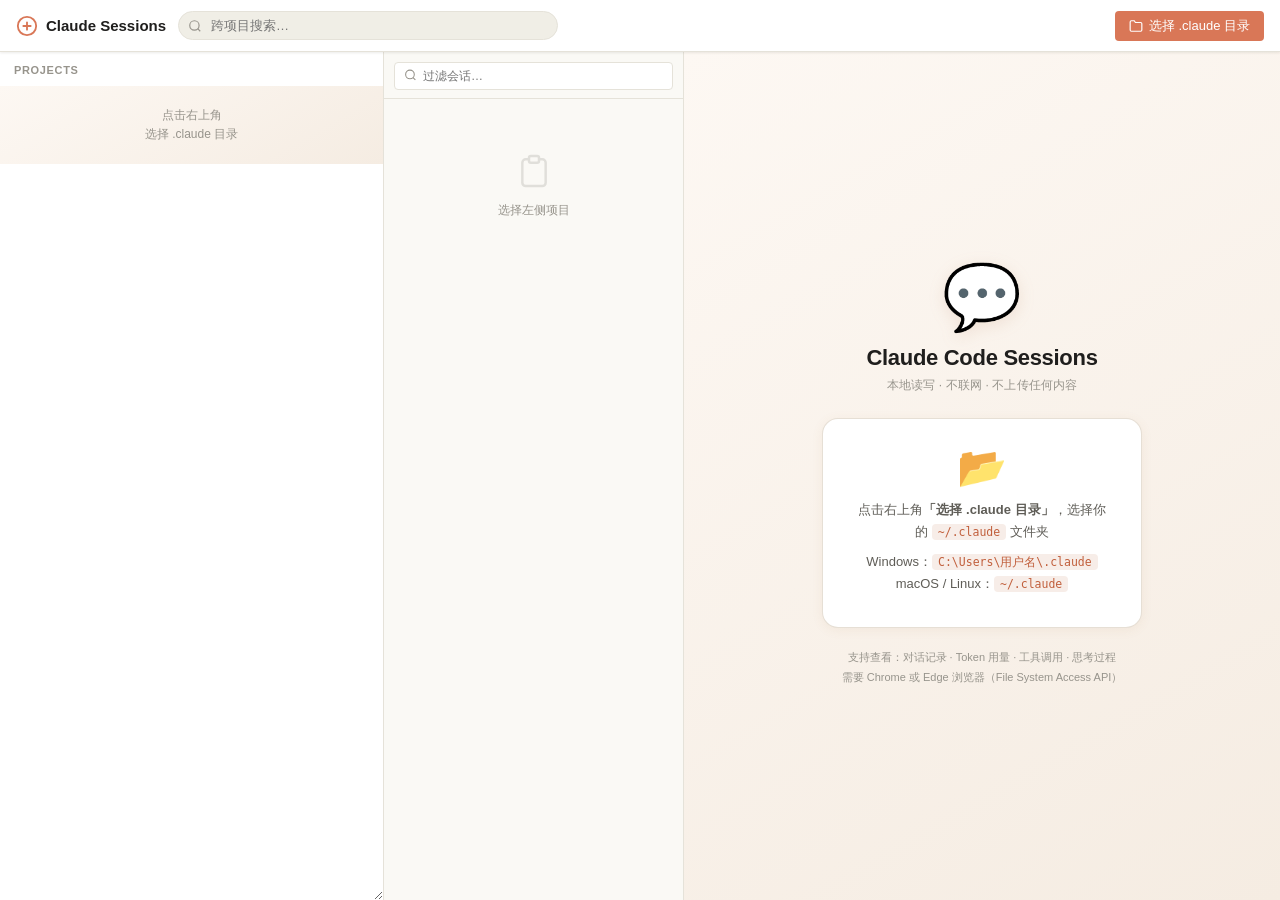
<file: ai/cc/ccsv.html>
<!DOCTYPE html>
<html lang="zh-CN">
<head>
<meta charset="UTF-8">
<meta name="viewport" content="width=device-width,initial-scale=1.0">
<title>Claude Code Sessions</title>
<style>
:root {
  --bg:       #ffffff;
  --bg-2:     #faf9f5;
  --bg-3:     #f0eee6;
  --border:   #e5e2d9;
  --text:     #1f1e1d;
  --text-2:   #5f5d57;
  --text-3:   #97948c;
  --accent:   #d97757;
  --accent-h: #c15f3c;
  --accent-bg:#f7ede8;
  --danger:   #c0392b;
  --danger-bg:#fbeeec;
  --green:    #4f7a4d;
  --green-bg: #e8f0e6;
  --shadow:   0 1px 3px rgba(60,50,35,.06),0 1px 2px rgba(60,50,35,.04);
  --shadow-md:0 4px 6px -1px rgba(60,50,35,.08),0 2px 4px -2px rgba(60,50,35,.08);
  --r:8px; --r-sm:4px;
}
*{box-sizing:border-box;margin:0;padding:0;}
body{
  font-family:-apple-system,BlinkMacSystemFont,'Segoe UI','Noto Sans SC',sans-serif;
  background:var(--bg-3);color:var(--text);
  height:100vh;display:flex;flex-direction:column;overflow:hidden;font-size:14px;
}

/* ── Header ── */
.hdr{
  background:var(--bg);border-bottom:1px solid var(--border);
  padding:0 16px;height:52px;display:flex;align-items:center;gap:12px;
  flex-shrink:0;box-shadow:var(--shadow);z-index:10;
}
.hdr-logo{display:flex;align-items:center;gap:8px;font-weight:700;font-size:15px;white-space:nowrap;}
.hdr-logo svg{width:22px;height:22px;color:var(--accent);}
.hdr-search{flex:1;max-width:380px;position:relative;}
.hdr-search input{
  width:100%;padding:6px 12px 6px 32px;border:1px solid var(--border);border-radius:20px;
  background:var(--bg-3);color:var(--text);font-size:13px;outline:none;
  transition:border-color .15s,background .15s;
}
.hdr-search input:focus{border-color:var(--accent);background:var(--bg);}
.hdr-search .si{position:absolute;left:10px;top:50%;transform:translateY(-50%);color:var(--text-3);width:14px;height:14px;pointer-events:none;}
.hdr-right{margin-left:auto;display:flex;align-items:center;gap:8px;}

/* ── Buttons ── */
.btn{display:inline-flex;align-items:center;gap:6px;padding:6px 14px;border-radius:var(--r-sm);font-size:13px;font-weight:500;cursor:pointer;border:none;outline:none;transition:background .15s,opacity .15s;}
.btn svg{width:14px;height:14px;}
.btn-primary{background:var(--accent);color:#fff;}
.btn-primary:hover{background:var(--accent-h);}
.btn-ghost{background:transparent;color:var(--text-2);border:1px solid var(--border);}
.btn-ghost:hover{background:var(--bg-3);}
.btn-danger{background:var(--danger);color:#fff;}
.btn-danger:hover{opacity:.9;}
.trash-count{background:var(--accent);color:#fff;font-size:10px;font-weight:700;min-width:16px;height:16px;border-radius:8px;padding:0 4px;display:inline-flex;align-items:center;justify-content:center;}
/* trash list */
.trash-item{display:flex;align-items:center;gap:10px;padding:10px;border:1px solid var(--border);border-radius:var(--r-sm);margin:6px 4px;background:var(--bg-2);}
.trash-info{flex:1;min-width:0;}
.trash-title{font-size:13px;font-weight:500;color:var(--text);overflow:hidden;text-overflow:ellipsis;white-space:nowrap;}
.trash-meta{font-size:11px;color:var(--text-3);margin-top:2px;overflow:hidden;text-overflow:ellipsis;white-space:nowrap;}
.trash-acts{display:flex;gap:6px;flex-shrink:0;}
.trash-empty{text-align:center;color:var(--text-3);font-size:13px;padding:28px;}

/* ── Main 3-col ── */
.main{display:flex;flex:1;overflow:hidden;}

/* ── Projects panel ── */
.p-proj{
  width:clamp(280px,30vw,420px);min-width:260px;max-width:min(560px,55vw);
  flex:0 0 auto;background:var(--bg);border-right:1px solid var(--border);
  display:flex;flex-direction:column;overflow:hidden;resize:horizontal;
}
.panel-hdr{padding:12px 14px 6px;font-size:11px;font-weight:700;text-transform:uppercase;letter-spacing:.06em;color:var(--text-3);flex-shrink:0;}
.proj-list{overflow-y:auto;flex:1;padding:4px 0 8px;}
.proj-item{
  display:flex;align-items:flex-start;gap:8px;padding:7px 14px;cursor:pointer;
  color:var(--text-2);font-size:13px;position:relative;transition:background .1s;
}
.proj-item:hover{background:var(--bg-3);color:var(--text);}
.proj-item.active{background:var(--accent-bg);color:var(--accent);font-weight:600;}
.proj-item.active::before{content:'';position:absolute;left:0;top:6px;bottom:6px;width:3px;background:var(--accent);border-radius:0 2px 2px 0;}
.proj-name{flex:1;min-width:0;overflow:visible;text-overflow:clip;white-space:normal;overflow-wrap:anywhere;word-break:break-word;line-height:1.35;}
.proj-cnt{font-size:11px;color:var(--text-3);background:var(--bg-3);padding:1px 6px;border-radius:10px;flex-shrink:0;}
.proj-item.active .proj-cnt{background:var(--accent-bg);color:var(--accent);}
.proj-del{
  width:22px;height:22px;border-radius:var(--r-sm);border:none;background:var(--bg-3);
  color:var(--text-3);cursor:pointer;display:none;align-items:center;justify-content:center;
  flex-shrink:0;padding:0;margin-top:-2px;transition:background .1s,color .1s;
}
.proj-del svg{width:12px;height:12px;}
.proj-item:hover .proj-del,.proj-item.active .proj-del{display:flex;}
.proj-del:hover{background:#fee2e2;color:var(--danger);}

/* ── Sessions panel ── */
.p-sess{width:300px;min-width:240px;background:var(--bg-2);border-right:1px solid var(--border);display:flex;flex-direction:column;overflow:hidden;}
.sess-filter{padding:10px 10px 8px;flex-shrink:0;border-bottom:1px solid var(--border);position:relative;}
.sess-filter input{
  width:100%;padding:6px 10px 6px 28px;border:1px solid var(--border);
  border-radius:var(--r-sm);background:var(--bg);color:var(--text);font-size:12px;outline:none;
}
.sess-filter input:focus{border-color:var(--accent);}
.sess-filter .si{position:absolute;left:20px;top:50%;transform:translateY(-50%);color:var(--text-3);width:13px;height:13px;pointer-events:none;}
.sess-list{overflow-y:auto;flex:1;padding:4px 0;}
.sess-item{
  padding:10px 10px 9px;cursor:pointer;border-radius:var(--r-sm);
  margin:2px 6px;position:relative;transition:background .1s;border:1px solid transparent;
}
.sess-item:hover{background:var(--bg);border-color:var(--border);}
.sess-item.active{background:var(--bg);border-color:var(--accent);box-shadow:0 0 0 1px var(--accent);}
.sess-title{
  font-size:13px;font-weight:500;color:var(--text);margin-bottom:5px;
  overflow:hidden;display:-webkit-box;-webkit-line-clamp:2;-webkit-box-orient:vertical;line-height:1.4;
  padding-right:44px;
}
.sess-meta{display:flex;align-items:center;gap:6px;flex-wrap:wrap;}
.meta-tag{font-size:11px;color:var(--text-3);display:flex;align-items:center;gap:2px;}
.badge{display:inline-flex;align-items:center;gap:3px;padding:1px 6px;border-radius:10px;font-size:10px;font-weight:600;}
.badge-active{background:var(--green-bg);color:var(--green);}
.badge-agent{background:#fef3c7;color:#b45309;}
.sess-actions{position:absolute;right:6px;top:8px;display:none;gap:3px;}
.sess-item:hover .sess-actions,.sess-item.active .sess-actions{display:flex;}
.act-btn{
  width:24px;height:24px;border-radius:var(--r-sm);border:none;
  background:var(--bg-3);color:var(--text-2);cursor:pointer;
  display:flex;align-items:center;justify-content:center;transition:background .1s,color .1s;padding:0;
}
.act-btn svg{width:13px;height:13px;}
.act-btn:hover{background:var(--border);color:var(--text);}
.act-btn.del:hover{background:var(--danger-bg);color:var(--danger);}

/* ── Chat panel ── */
.p-chat{flex:1;background:var(--bg-3);display:flex;flex-direction:column;overflow:hidden;}
.chat-hdr{
  background:var(--bg);border-bottom:1px solid var(--border);
  padding:10px 18px;display:flex;align-items:center;gap:12px;flex-shrink:0;
}
.chat-title{font-size:14px;font-weight:600;flex:1;overflow:hidden;text-overflow:ellipsis;white-space:nowrap;}
.chat-stats{display:flex;align-items:center;gap:10px;font-size:11px;color:var(--text-3);flex-shrink:0;}
.chat-stat{display:flex;align-items:center;gap:3px;}
.chat-msgs{flex:1;overflow-y:auto;padding:20px;display:flex;flex-direction:column;gap:14px;}

/* ── Messages ── */
.msg-wrap{display:flex;flex-direction:column;max-width:88%;}
.msg-wrap.user{align-self:flex-end;align-items:flex-end;}
.msg-wrap.assistant{align-self:flex-start;align-items:flex-start;}
.msg-role{font-size:11px;color:var(--text-3);margin-bottom:3px;font-weight:600;text-transform:uppercase;letter-spacing:.04em;}
.msg-bubble{
  padding:10px 14px;border-radius:var(--r);font-size:13px;line-height:1.65;
  word-break:break-word;max-width:100%;
}
.msg-wrap.user .msg-bubble{
  background:var(--accent-bg);border:1px solid #efddd2;
  border-radius:var(--r) var(--r-sm) var(--r) var(--r);
}
.msg-wrap.assistant .msg-bubble{
  background:var(--bg);border:1px solid var(--border);box-shadow:var(--shadow);
  border-radius:var(--r-sm) var(--r) var(--r) var(--r);
}
.msg-footer{margin-top:4px;font-size:11px;color:var(--text-3);display:flex;gap:8px;}

/* text in bubbles */
.msg-bubble .txt{white-space:pre-wrap;word-break:break-word;}
.msg-bubble code{background:var(--bg-3);padding:1px 4px;border-radius:3px;font-family:'SF Mono',Consolas,monospace;font-size:11.5px;border:1px solid var(--border);}
.msg-bubble pre{background:var(--bg-3);border:1px solid var(--border);border-radius:var(--r-sm);padding:10px 12px;overflow-x:auto;margin:6px 0;font-family:'SF Mono',Consolas,monospace;font-size:12px;line-height:1.5;}
.msg-bubble pre code{background:none;border:none;padding:0;white-space:pre;}
.msg-bubble strong{font-weight:600;}
.msg-bubble em{font-style:italic;}
.msg-bubble h1,.msg-bubble h2,.msg-bubble h3{font-weight:600;margin:8px 0 4px;}
.msg-bubble h1{font-size:16px;}
.msg-bubble h2{font-size:14px;}
.msg-bubble h3{font-size:13px;}
.msg-bubble ul,.msg-bubble ol{padding-left:20px;margin:4px 0;}
.msg-bubble li{margin:2px 0;}
.msg-bubble a{color:var(--accent);text-decoration:none;}
.msg-bubble a:hover{text-decoration:underline;}
.msg-bubble blockquote{border-left:3px solid var(--border);padding-left:10px;color:var(--text-2);margin:4px 0;}
.msg-bubble hr{border:none;border-top:1px solid var(--border);margin:8px 0;}

/* ── Tool blocks ── */
.tool-block{margin:5px 0;border:1px solid var(--border);border-radius:var(--r-sm);overflow:hidden;background:var(--bg-3);}
.tool-hdr{
  padding:5px 10px;background:var(--bg-2);display:flex;align-items:center;gap:6px;
  cursor:pointer;font-size:12px;color:var(--text-2);border-bottom:1px solid transparent;
  user-select:none;transition:background .1s;
}
.tool-hdr:hover{background:var(--bg-3);}
.tool-hdr.open{border-bottom-color:var(--border);}
.tool-nm{font-weight:600;color:var(--accent);font-family:'SF Mono',Consolas,monospace;font-size:11px;}
.tool-arr{margin-left:auto;color:var(--text-3);font-size:10px;transition:transform .15s;}
.tool-hdr.open .tool-arr{transform:rotate(90deg);}
.tool-body{display:none;padding:8px 10px;font-family:'SF Mono',Consolas,monospace;font-size:11.5px;color:var(--text-2);white-space:pre-wrap;word-break:break-all;max-height:240px;overflow-y:auto;}
.tool-body.vis{display:block;}
.tool-result-hdr{color:var(--text-3);}
/* thinking block */
.think-block{background:#f6f1ea;border-color:#e8ddcf;}
.think-block .tool-hdr{background:#f1e9dd;}
.think-block .tool-hdr:hover{background:#ece1d1;}
.think-block .tool-hdr span:not(.tool-arr){color:var(--accent)!important;}
.think-body{color:#7a6a55;font-family:inherit;font-style:italic;white-space:pre-wrap;}
/* tool-result card (left aligned, full width) */
.msg-wrap.toolresult{align-self:stretch;align-items:flex-start;max-width:100%;}
.msg-wrap.toolresult .msg-role{color:#8a7d5f;}
.tr-bubble{background:var(--bg-2);border:1px dashed var(--border);width:100%;}

/* ── Empty / welcome states ── */
.empty{flex:1;display:flex;flex-direction:column;align-items:center;justify-content:center;color:var(--text-3);gap:10px;text-align:center;padding:40px;}
.empty svg{width:40px;height:40px;opacity:.25;}
.empty h3{font-size:15px;color:var(--text-2);font-weight:500;}
.empty p{font-size:12px;line-height:1.6;}
.welcome{flex:1;display:flex;flex-direction:column;align-items:center;justify-content:center;gap:0;padding:40px;text-align:center;background:linear-gradient(150deg,#fdf8f3 0%,#f5ece2 100%);}
.welcome-emoji{font-size:64px;line-height:1;margin-bottom:16px;filter:drop-shadow(0 4px 8px rgba(180,120,80,.15));}
.welcome h2{font-size:22px;font-weight:700;color:var(--text);margin-bottom:6px;letter-spacing:-.3px;}
.welcome>.sub{font-size:12px;color:var(--text-3);margin-bottom:24px;letter-spacing:.01em;}
.welcome-card{background:#fff;border-radius:16px;padding:28px 32px;max-width:320px;width:100%;border:1px solid rgba(220,210,195,.7);box-shadow:0 2px 12px rgba(160,110,70,.08);}
.welcome-card-icon{font-size:40px;margin-bottom:12px;line-height:1;}
.welcome-card p{font-size:13px;color:var(--text-2);line-height:1.7;margin-bottom:4px;}
.welcome-card p code{background:var(--accent-bg);color:var(--accent-h);padding:1px 6px;border-radius:4px;font-family:'SF Mono',Consolas,monospace;font-size:11.5px;}
.welcome-card-hint{font-size:11px;color:var(--text-3);margin-top:8px;}
.welcome-footer{margin-top:20px;font-size:11px;color:var(--text-3);line-height:1.8;}

/* ── Modal ── */
.overlay{display:none;position:fixed;inset:0;background:rgba(15,23,42,.4);z-index:100;align-items:center;justify-content:center;backdrop-filter:blur(2px);}
.overlay.vis{display:flex;}
.modal{background:var(--bg);border-radius:var(--r);box-shadow:var(--shadow-md),0 20px 25px -5px rgba(0,0,0,.1);padding:24px;width:420px;max-width:calc(100vw - 32px);}
.modal h3{font-size:16px;font-weight:700;margin-bottom:6px;}
.modal p{font-size:13px;color:var(--text-2);margin-bottom:16px;line-height:1.5;}
.modal-inp{width:100%;padding:8px 12px;border:1px solid var(--border);border-radius:var(--r-sm);font-size:13px;outline:none;color:var(--text);margin-bottom:4px;}
.modal-inp:focus{border-color:var(--accent);}
.modal-hint{font-size:11px;color:var(--text-3);margin-bottom:16px;}
.modal-footer{display:flex;justify-content:flex-end;gap:8px;}

/* ── Search overlay ── */
.srch-overlay{
  display:none;position:fixed;top:52px;left:50%;transform:translateX(-50%);
  width:620px;max-width:calc(100vw - 32px);max-height:calc(100vh - 80px);
  background:var(--bg);border:1px solid var(--border);border-radius:var(--r);
  box-shadow:var(--shadow-md);z-index:50;overflow:hidden;flex-direction:column;
}
.srch-overlay.vis{display:flex;}
.srch-hdr{padding:10px 16px;border-bottom:1px solid var(--border);display:flex;justify-content:space-between;align-items:center;font-size:12px;color:var(--text-3);flex-shrink:0;}
.srch-results{overflow-y:auto;flex:1;}
.srch-item{padding:11px 16px;border-bottom:1px solid var(--border);cursor:pointer;transition:background .1s;}
.srch-item:hover{background:var(--bg-3);}
.srch-proj{font-size:10px;color:var(--text-3);margin-bottom:2px;text-transform:uppercase;letter-spacing:.05em;}
.srch-title{font-size:13px;font-weight:500;color:var(--text);margin-bottom:4px;}
.srch-excerpt{font-size:12px;color:var(--text-2);overflow:hidden;display:-webkit-box;-webkit-line-clamp:2;-webkit-box-orient:vertical;line-height:1.5;}
.srch-excerpt mark{background:#fef08a;color:var(--text);border-radius:2px;padding:0 1px;}
.srch-none{padding:24px;text-align:center;font-size:13px;color:var(--text-3);}

/* ── Stats bar ── */
.stats-bar{background:var(--bg);border-top:1px solid var(--border);padding:6px 18px;display:flex;gap:16px;font-size:11px;color:var(--text-3);flex-shrink:0;}

/* ── Misc ── */
.spinner{width:18px;height:18px;border:2px solid var(--border);border-top-color:var(--accent);border-radius:50%;animation:spin .5s linear infinite;}
@keyframes spin{to{transform:rotate(360deg);}}
.loading{display:flex;align-items:center;justify-content:center;gap:10px;padding:24px;color:var(--text-3);font-size:13px;}
::-webkit-scrollbar{width:5px;height:5px;}
::-webkit-scrollbar-track{background:transparent;}
::-webkit-scrollbar-thumb{background:var(--border);border-radius:3px;}
::-webkit-scrollbar-thumb:hover{background:var(--text-3);}
.sep{color:var(--text-3);}
</style>
</head>
<body>

<!-- Header -->
<header class="hdr">
  <div class="hdr-logo">
    <svg viewBox="0 0 24 24" fill="none" stroke="currentColor" stroke-width="2">
      <path d="M12 2C6.48 2 2 6.48 2 12s4.48 10 10 10 10-4.48 10-10S17.52 2 12 2z"/>
      <path d="M8 12h8M12 8v8" stroke-linecap="round"/>
    </svg>
    Claude Sessions
  </div>

  <div class="hdr-search">
    <svg class="si" viewBox="0 0 24 24" fill="none" stroke="currentColor" stroke-width="2"><circle cx="11" cy="11" r="8"/><path d="m21 21-4.35-4.35"/></svg>
    <input id="globalSearch" type="text" placeholder="跨项目搜索…" autocomplete="off">
  </div>

  <div class="hdr-right">
    <button class="btn btn-ghost" id="btnTrash" title="回收站" style="display:none;position:relative;">
      <svg viewBox="0 0 24 24" fill="none" stroke="currentColor" stroke-width="2"><polyline points="3 6 5 6 21 6"/><path d="M19 6v14a2 2 0 0 1-2 2H7a2 2 0 0 1-2-2V6m3 0V4a1 1 0 0 1 1-1h4a1 1 0 0 1 1 1v2"/></svg>
      回收站<span id="trashCount" class="trash-count" style="display:none;"></span>
    </button>
    <button class="btn btn-primary" id="btnOpen">
      <svg viewBox="0 0 24 24" fill="none" stroke="currentColor" stroke-width="2"><path d="M22 19a2 2 0 0 1-2 2H4a2 2 0 0 1-2-2V5a2 2 0 0 1 2-2h5l2 3h9a2 2 0 0 1 2 2z"/></svg>
      选择 .claude 目录
    </button>
  </div>
</header>

<!-- Search results overlay -->
<div class="srch-overlay" id="srchOverlay">
  <div class="srch-hdr">
    <span id="srchInfo">搜索结果</span>
    <button class="btn btn-ghost" style="padding:3px 10px;font-size:12px;" onclick="closeSrch()">关闭</button>
  </div>
  <div class="srch-results" id="srchResults"></div>
</div>

<!-- Main -->
<div class="main">

  <!-- Projects -->
  <div class="p-proj">
    <div class="panel-hdr">Projects</div>
    <div class="proj-list" id="projList">
      <div class="welcome" style="padding:20px;gap:8px;">
        <div style="font-size:12px;color:var(--text-3);text-align:center;line-height:1.6;">点击右上角<br>选择 .claude 目录</div>
      </div>
    </div>
  </div>

  <!-- Sessions -->
  <div class="p-sess">
    <div class="sess-filter">
      <svg class="si" viewBox="0 0 24 24" fill="none" stroke="currentColor" stroke-width="2"><circle cx="11" cy="11" r="8"/><path d="m21 21-4.35-4.35"/></svg>
      <input id="sessFilter" type="text" placeholder="过滤会话…" oninput="filterSessions()">
    </div>
    <div class="sess-list" id="sessList">
      <div class="empty" style="padding-top:48px;">
        <svg viewBox="0 0 24 24" fill="none" stroke="currentColor" stroke-width="1.5"><path d="M9 5H7a2 2 0 0 0-2 2v12a2 2 0 0 0 2 2h10a2 2 0 0 0 2-2V7a2 2 0 0 0-2-2h-2"/><rect x="9" y="3" width="6" height="4" rx="1"/></svg>
        <p>选择左侧项目</p>
      </div>
    </div>
  </div>

  <!-- Chat -->
  <div class="p-chat" id="chatPanel">
    <div class="welcome" id="chatWelcome">
      <div class="welcome-emoji">💬</div>
      <h2>Claude Code Sessions</h2>
      <div class="sub">本地读写 · 不联网 · 不上传任何内容</div>
      <div class="welcome-card">
        <div class="welcome-card-icon">📂</div>
        <p>点击右上角<strong>「选择 .claude 目录」</strong>，选择你的 <code>~/.claude</code> 文件夹</p>
        <p class="welcome-card-hint">Windows：<code>C:\Users\用户名\.claude</code><br>macOS / Linux：<code>~/.claude</code></p>
      </div>
      <div class="welcome-footer">支持查看：对话记录 · Token 用量 · 工具调用 · 思考过程<br>需要 Chrome 或 Edge 浏览器（File System Access API）</div>
    </div>
    <div id="chatView" style="display:none;flex:1;flex-direction:column;overflow:hidden;">
      <div class="chat-hdr">
        <div class="chat-title" id="chatTitle"></div>
        <div class="chat-stats" id="chatStats"></div>
        <button class="btn btn-ghost" style="padding:5px 10px;font-size:12px;" id="btnExport">
          <svg viewBox="0 0 24 24" fill="none" stroke="currentColor" stroke-width="2" width="13" height="13"><path d="M21 15v4a2 2 0 0 1-2 2H5a2 2 0 0 1-2-2v-4"/><polyline points="7 10 12 15 17 10"/><line x1="12" y1="15" x2="12" y2="3"/></svg>
          导出 MD
        </button>
      </div>
      <div class="chat-msgs" id="chatMsgs"></div>
      <div class="stats-bar" id="statsBar"></div>
    </div>
  </div>

</div>

<!-- Rename modal -->
<div class="overlay" id="renameModal">
  <div class="modal">
    <h3>重命名会话</h3>
    <p>输入新的文件名（不含 .jsonl 扩展名）：</p>
    <input class="modal-inp" id="renameInput" type="text" placeholder="新文件名">
    <div class="modal-hint">原文件：<span id="renameOld" style="font-family:monospace;font-size:11px;"></span></div>
    <div class="modal-footer">
      <button class="btn btn-ghost" onclick="closeModal('renameModal')">取消</button>
      <button class="btn btn-primary" onclick="doRename()">重命名</button>
    </div>
  </div>
</div>

<!-- Delete modal -->
<div class="overlay" id="deleteModal">
  <div class="modal">
    <h3>移到回收站</h3>
    <p>将以下会话移入回收站，之后可在回收站还原或彻底删除：</p>
    <p style="background:var(--accent-bg);color:var(--accent-h);padding:8px 12px;border-radius:var(--r-sm);font-size:13px;" id="deleteTitle"></p>
    <div class="modal-footer" style="margin-top:16px;">
      <button class="btn btn-ghost" onclick="closeModal('deleteModal')">取消</button>
      <button class="btn btn-primary" onclick="doDelete()">移到回收站</button>
    </div>
  </div>
</div>

<!-- Project delete modal -->
<div class="overlay" id="projectDeleteModal">
  <div class="modal">
    <h3>删除项目目录</h3>
    <p id="projectDeleteDesc">将删除以下项目目录：</p>
    <p style="background:var(--accent-bg);color:var(--accent-h);padding:8px 12px;border-radius:var(--r-sm);font-size:13px;word-break:break-all;white-space:pre-wrap;" id="projectDeleteTitle"></p>
    <p id="projectDeleteWarn" style="display:none;background:#fee2e2;color:var(--danger);padding:8px 12px;border-radius:var(--r-sm);font-size:13px;margin-top:8px;"></p>
    <div class="modal-hint">注意：这会直接删除 <code>.claude/projects</code> 下的项目目录，不能从本页面回收站还原。</div>
    <div class="modal-footer" style="margin-top:16px;">
      <button class="btn btn-ghost" onclick="closeModal('projectDeleteModal')">取消</button>
      <button class="btn btn-danger" id="projectDeleteBtn" onclick="doDeleteProject()">永久删除项目</button>
    </div>
  </div>
</div>

<!-- Trash modal -->
<div class="overlay" id="trashModal">
  <div class="modal" style="width:560px;">
    <div style="display:flex;align-items:center;justify-content:space-between;margin-bottom:6px;">
      <h3 style="margin:0;">回收站</h3>
      <button class="btn btn-ghost" style="padding:4px 10px;font-size:12px;" id="btnEmptyTrash">清空回收站</button>
    </div>
    <p style="margin-bottom:12px;">这些文件已从项目移出，可还原回原项目或彻底删除。</p>
    <div id="trashList" style="max-height:50vh;overflow-y:auto;margin:-4px -4px 12px;"></div>
    <div class="modal-footer">
      <button class="btn btn-ghost" onclick="closeModal('trashModal')">关闭</button>
    </div>
  </div>
</div>

<script>
// ══════════════════════════════════════════════════════════════════
//  STORE  — File System Access API
// ══════════════════════════════════════════════════════════════════
const Store = {
  root: null,       // FileSystemDirectoryHandle for .claude/
  projDir: null,    // FileSystemDirectoryHandle for .claude/projects/
  TRASH_DIR: '.session-manager-trash',
  MANIFEST: '_manifest.json',

  async open() {
    this.root = await window.showDirectoryPicker({ mode: 'readwrite' });
    // Support picking .claude/ directly or its parent
    try {
      this.projDir = await this.root.getDirectoryHandle('projects');
    } catch {
      // Maybe they picked the projects/ folder itself
      this.projDir = this.root;
    }
  },

  async getActiveSessions() {
    const ids = new Set();
    try {
      const sh = await this.root.getDirectoryHandle('sessions');
      for await (const [name, fh] of sh.entries()) {
        if (!name.endsWith('.json')) continue;
        try {
          const txt = await (await fh.getFile()).text();
          const d = JSON.parse(txt);
          if (d.sessionId) ids.add(d.sessionId);
        } catch {}
      }
    } catch {}
    return ids;
  },

  // Read just the first non-empty line of a file (cheap; avoids loading huge files)
  async firstRecord(fh) {
    const file = await fh.getFile();
    // Read first 8KB — enough for the first JSONL line
    const slice = file.slice(0, 8192);
    const txt = await slice.text();
    const nl = txt.indexOf('\n');
    const line = (nl >= 0 ? txt.slice(0, nl) : txt).trim();
    if (!line) return null;
    try { return JSON.parse(line); } catch { return null; }
  },

  async listProjects() {
    const active = await this.getActiveSessions();
    const list = [];
    for await (const [name, handle] of this.projDir.entries()) {
      if (handle.kind !== 'directory') continue;
      if (name === Store.TRASH_DIR || name.startsWith('.')) continue; // skip recycle bin
      let cwd = null, count = 0, hasActive = false;
      for await (const [fname, fh] of handle.entries()) {
        if (!fname.endsWith('.jsonl')) continue;
        count++;
        // sessionId + cwd both live on the first record — one cheap read covers both
        const r = await this.firstRecord(fh);
        if (r) {
          if (!cwd && r.cwd) cwd = r.cwd;
          if (!hasActive && r.sessionId && active.has(r.sessionId)) hasActive = true;
        }
      }
      const displayName = cwd
        ? cwd.replace(/\\/g, '/').split('/').filter(Boolean).pop() || name
        : name;
      list.push({ dirName: name, displayName, cwd: cwd || name, count, hasActive, handle });
    }
    list.sort((a, b) => a.displayName.localeCompare(b.displayName, 'zh'));
    return list;
  },

  async deleteProject(dirName) {
    if (!dirName || dirName === Store.TRASH_DIR || dirName.startsWith('.')) {
      throw new Error('非法项目目录');
    }
    await this.projDir.removeEntry(dirName, { recursive: true });
  },

  async listSessions(dirName) {
    const active = await this.getActiveSessions();
    const ph = await this.projDir.getDirectoryHandle(dirName);
    const list = [];
    for await (const [fname, fh] of ph.entries()) {
      if (!fname.endsWith('.jsonl')) continue;
      const file = await fh.getFile();
      let title = null, lastPrompt = null, firstUserText = null, sessionId = null;
      let firstTs = null, lastTs = null;
      let inTokens = 0, outTokens = 0, cacheIn = 0, cacheCreate = 0;
      let userCount = 0, assistantCount = 0;
      try {
        const txt = await file.text();
        for (const raw of txt.split('\n')) {
          if (!raw.trim()) continue;
          let r;
          try { r = JSON.parse(raw); } catch { continue; }
          if (!firstTs && r.timestamp) firstTs = r.timestamp;
          if (r.timestamp) lastTs = r.timestamp;
          if (!sessionId && r.sessionId) sessionId = r.sessionId;
          if (r.type === 'ai-title' && r.aiTitle) title = r.aiTitle;
          if (r.type === 'last-prompt' && r.lastPrompt) lastPrompt = r.lastPrompt;
          if (r.type === 'user') {
            userCount++;
            if (!firstUserText) firstUserText = extractText(r.message?.content);
          }
          if (r.type === 'assistant') {
            assistantCount++;
            const u = r.message?.usage;
            if (u) {
              inTokens     += u.input_tokens || 0;
              outTokens    += u.output_tokens || 0;
              cacheIn      += u.cache_read_input_tokens || 0;
              cacheCreate  += u.cache_creation_input_tokens || 0;
            }
          }
        }
      } catch {}
      const displayTitle =
        title ||
        (firstUserText ? firstUserText.slice(0, 100) : null) ||
        (lastPrompt ? lastPrompt.slice(0, 100) : null) ||
        fname;
      list.push({
        fileName: fname,
        displayTitle,
        size: file.size,
        lastModified: file.lastModified,
        firstTs, lastTs,
        inTokens, outTokens, cacheIn, cacheCreate,
        userCount, assistantCount,
        sessionId,
        isActive: sessionId ? active.has(sessionId) : false,
        isAgent: fname.startsWith('agent-'),
      });
    }
    list.sort((a, b) => b.lastModified - a.lastModified);
    return list;
  },

  async loadMessages(dirName, fileName) {
    const ph = await this.projDir.getDirectoryHandle(dirName);
    const fh = await ph.getFileHandle(fileName);
    const txt = await (await fh.getFile()).text();
    const msgs = [];
    for (const raw of txt.split('\n')) {
      if (!raw.trim()) continue;
      try {
        const r = JSON.parse(raw);
        if (r.type === 'user' || r.type === 'assistant') msgs.push(r);
      } catch {}
    }
    return msgs;
  },

  async rename(dirName, oldName, newName) {
    if (!newName.endsWith('.jsonl')) newName += '.jsonl';
    const ph = await this.projDir.getDirectoryHandle(dirName);
    const oldFh = await ph.getFileHandle(oldName);
    const buf = await (await oldFh.getFile()).arrayBuffer();
    const newFh = await ph.getFileHandle(newName, { create: true });
    const w = await newFh.createWritable();
    await w.write(buf);
    await w.close();
    await ph.removeEntry(oldName);
    return newName;
  },

  // ── Recycle bin (soft delete) ────────────────────────────────────
  // The File System Access API can't reach the OS recycle bin, so we keep
  // our own: deleted files move to projects/.trash/ with a manifest that
  // records where they came from, so they can be restored or purged later.
  async trashDir() {
    return await this.projDir.getDirectoryHandle(Store.TRASH_DIR, { create: true });
  },

  async readManifest() {
    try {
      const td = await this.trashDir();
      const fh = await td.getFileHandle(Store.MANIFEST, { create: false });
      const txt = await (await fh.getFile()).text();
      return JSON.parse(txt);
    } catch { return []; }
  },

  async writeManifest(arr) {
    const td = await this.trashDir();
    const fh = await td.getFileHandle(Store.MANIFEST, { create: true });
    const w = await fh.createWritable();
    await w.write(JSON.stringify(arr, null, 2));
    await w.close();
  },

  // Move a session file into the recycle bin
  async delete(dirName, fileName, meta = {}) {
    const ph = await this.projDir.getDirectoryHandle(dirName);
    const buf = await (await (await ph.getFileHandle(fileName)).getFile()).arrayBuffer();
    const td = await this.trashDir();
    // Unique stored name to avoid collisions across projects
    const trashName = Date.now().toString(36) + '-' + Math.random().toString(36).slice(2, 6) + '.jsonl';
    const tfh = await td.getFileHandle(trashName, { create: true });
    const w = await tfh.createWritable();
    await w.write(buf);
    await w.close();
    await ph.removeEntry(fileName);
    const manifest = await this.readManifest();
    manifest.unshift({
      trashName,
      origDir: dirName,
      origName: fileName,
      title: meta.title || fileName,
      project: meta.project || dirName,
      size: buf.byteLength,
      deletedAt: Date.now(),
    });
    await this.writeManifest(manifest);
  },

  async listTrash() {
    return await this.readManifest();
  },

  // Restore a trashed file back to its original project/filename
  async restoreTrash(trashName) {
    const manifest = await this.readManifest();
    const entry = manifest.find(e => e.trashName === trashName);
    if (!entry) return;
    const td = await this.trashDir();
    const buf = await (await (await td.getFileHandle(trashName)).getFile()).arrayBuffer();
    const ph = await this.projDir.getDirectoryHandle(entry.origDir, { create: true });
    // Avoid clobbering an existing file with the same name
    let target = entry.origName;
    try { await ph.getFileHandle(target, { create: false }); target = target.replace(/\.jsonl$/, '') + '-restored.jsonl'; } catch {}
    const fh = await ph.getFileHandle(target, { create: true });
    const w = await fh.createWritable();
    await w.write(buf);
    await w.close();
    await td.removeEntry(trashName);
    await this.writeManifest(manifest.filter(e => e.trashName !== trashName));
    return { dir: entry.origDir, name: target };
  },

  // Permanently delete a trashed file
  async purgeTrash(trashName) {
    const td = await this.trashDir();
    try { await td.removeEntry(trashName); } catch {}
    const manifest = await this.readManifest();
    await this.writeManifest(manifest.filter(e => e.trashName !== trashName));
  },

  async emptyTrash() {
    const manifest = await this.readManifest();
    const td = await this.trashDir();
    for (const e of manifest) { try { await td.removeEntry(e.trashName); } catch {} }
    await this.writeManifest([]);
  },

  exportMarkdown(messages, title) {
    let md = `# ${title}\n\n`;
    md += `> 导出时间：${new Date().toLocaleString('zh-CN')}\n\n---\n\n`;
    for (const msg of messages) {
      const role = msg.type === 'user' ? '**User**' : '**Assistant**';
      const ts = msg.timestamp ? new Date(msg.timestamp).toLocaleString('zh-CN') : '';
      md += `## ${role}  <small>${ts}</small>\n\n`;
      const content = msg.message?.content;
      if (typeof content === 'string') {
        md += content + '\n\n';
      } else if (Array.isArray(content)) {
        for (const blk of content) {
          if (blk.type === 'text') md += blk.text + '\n\n';
          else if (blk.type === 'tool_use') {
            md += `\`\`\`\n[Tool: ${blk.name}]\n${JSON.stringify(blk.input, null, 2)}\n\`\`\`\n\n`;
          }
        }
      }
      md += '---\n\n';
    }
    const blob = new Blob([md], { type: 'text/markdown;charset=utf-8' });
    const url = URL.createObjectURL(blob);
    const a = document.createElement('a');
    a.href = url;
    a.download = (title.replace(/[^一-龥\w\s-]/g, '').trim().slice(0, 60) || 'session') + '.md';
    a.click();
    setTimeout(() => URL.revokeObjectURL(url), 1000);
  },

  async searchAll(query) {
    const q = query.toLowerCase();
    const results = [];
    for await (const [dirName, dirHandle] of this.projDir.entries()) {
      if (dirHandle.kind !== 'directory') continue;
      for await (const [fname, fh] of dirHandle.entries()) {
        if (!fname.endsWith('.jsonl')) continue;
        try {
          const txt = await (await fh.getFile()).text();
          if (!txt.toLowerCase().includes(q)) continue;
          let title = null, firstUser = null, excerpt = '', found = false;
          for (const raw of txt.split('\n')) {
            if (!raw.trim()) continue;
            try {
              const r = JSON.parse(raw);
              if (r.type === 'ai-title' && r.aiTitle) title = r.aiTitle;
              if (!found && (r.type === 'user' || r.type === 'assistant')) {
                const text = extractText(r.message?.content);
                if (r.type === 'user' && !firstUser) firstUser = text;
                if (text.toLowerCase().includes(q)) {
                  found = true;
                  const idx = text.toLowerCase().indexOf(q);
                  const start = Math.max(0, idx - 60);
                  const end = Math.min(text.length, idx + query.length + 60);
                  excerpt = text.slice(start, end);
                }
              }
            } catch {}
          }
          if (found) results.push({
            dirName, fileName: fname,
            title: title || (firstUser ? firstUser.slice(0, 80) : fname),
            excerpt,
          });
        } catch {}
      }
    }
    return results;
  },
};

// ══════════════════════════════════════════════════════════════════
//  STATE
// ══════════════════════════════════════════════════════════════════
const S = {
  projects: [],
  sessions: [],
  allSessions: [],   // unfiltered
  messages: [],
  activeProj: null,
  activeSess: null,  // { dirName, fileName, displayTitle, ... }
  renameTarget: null,
  deleteTarget: null,
  projectDeleteTarget: null,
};

// ══════════════════════════════════════════════════════════════════
//  UTILS
// ══════════════════════════════════════════════════════════════════
function fmtSize(b) {
  if (b < 1024) return b + 'B';
  if (b < 1024*1024) return (b/1024).toFixed(1) + 'KB';
  return (b/1024/1024).toFixed(1) + 'MB';
}
function fmtTime(ts) {
  if (!ts) return '';
  const d = new Date(ts), now = new Date();
  const diff = now - d;
  const m = Math.floor(diff/60000);
  if (m < 1)  return '刚刚';
  if (m < 60) return m + '分钟前';
  const h = Math.floor(m/60);
  if (h < 24) return h + '小时前';
  const days = Math.floor(h/24);
  if (days < 7) return days + '天前';
  return d.toLocaleDateString('zh-CN', { month:'short', day:'numeric' });
}
function fmtTok(n) {
  if (!n) return '0';
  return n >= 1000 ? (n/1000).toFixed(1) + 'k' : String(n);
}
function escHtml(s) {
  if (!s) return '';
  return String(s).replace(/&/g,'&amp;').replace(/</g,'&lt;').replace(/>/g,'&gt;').replace(/"/g,'&quot;');
}
// Pull plain text out of a message.content (string | array of blocks)
function extractText(content) {
  if (!content) return '';
  if (typeof content === 'string') return content;
  if (Array.isArray(content)) {
    return content.filter(b => b.type === 'text').map(b => b.text || '').join(' ').trim();
  }
  return '';
}

// Lightweight markdown → HTML
function md2html(text) {
  if (!text) return '';
  let s = escHtml(text);
  // fenced code blocks
  s = s.replace(/```(\w*)\n?([\s\S]*?)```/g, (_, lang, code) =>
    `<pre><code class="lang-${escHtml(lang)}">${code}</code></pre>`);
  // inline code
  s = s.replace(/`([^`]+)`/g, '<code>$1</code>');
  // bold
  s = s.replace(/\*\*([^*]+)\*\*/g, '<strong>$1</strong>');
  s = s.replace(/__([^_]+)__/g, '<strong>$1</strong>');
  // italic
  s = s.replace(/\*([^*\n]+)\*/g, '<em>$1</em>');
  // headers
  s = s.replace(/^### (.+)$/gm, '<h3>$1</h3>');
  s = s.replace(/^## (.+)$/gm, '<h2>$1</h2>');
  s = s.replace(/^# (.+)$/gm, '<h1>$1</h1>');
  // hr
  s = s.replace(/^---+$/gm, '<hr>');
  // blockquote
  s = s.replace(/^&gt; (.+)$/gm, '<blockquote>$1</blockquote>');
  // lists (simple)
  s = s.replace(/^[*\-] (.+)$/gm, '<li>$1</li>');
  s = s.replace(/(<li>.*<\/li>\n?)+/gs, m => '<ul>' + m + '</ul>');
  // line breaks
  s = s.replace(/\n/g, '<br>');
  // clean up inside pre tags (undo <br> we just added)
  s = s.replace(/<pre>([\s\S]*?)<\/pre>/g, (_, inner) =>
    '<pre>' + inner.replace(/<br>/g, '\n') + '</pre>');
  return s;
}

function renderBlockContent(content) {
  if (!content) return '';
  if (typeof content === 'string') return `<div class="txt">${md2html(content)}</div>`;
  if (!Array.isArray(content)) return '';

  return content.map(blk => {
    if (blk.type === 'text') {
      return `<div class="txt">${md2html(blk.text)}</div>`;
    }
    if (blk.type === 'thinking') {
      const id = 'th' + Math.random().toString(36).slice(2,8);
      const think = (blk.thinking || '').trim();
      if (!think) return '';
      return `<div class="tool-block think-block">
        <div class="tool-hdr" onclick="toggleTool(this,'${id}')">
          <svg width="12" height="12" viewBox="0 0 24 24" fill="none" stroke="currentColor" stroke-width="2"><path d="M12 2a7 7 0 0 0-7 7c0 2.4 1.2 4.5 3 5.7V17a1 1 0 0 0 1 1h6a1 1 0 0 0 1-1v-2.3c1.8-1.2 3-3.3 3-5.7a7 7 0 0 0-7-7z"/><path d="M9 21h6"/></svg>
          <span style="color:#a855f7;font-weight:600;">Thinking</span>
          <span class="tool-arr">▶</span>
        </div>
        <div class="tool-body think-body" id="${id}">${escHtml(think)}</div>
      </div>`;
    }
    if (blk.type === 'tool_use') {
      const id = 'tu' + Math.random().toString(36).slice(2,8);
      const args = JSON.stringify(blk.input, null, 2);
      return `<div class="tool-block">
        <div class="tool-hdr" onclick="toggleTool(this,'${id}')">
          <svg width="12" height="12" viewBox="0 0 24 24" fill="none" stroke="currentColor" stroke-width="2"><path d="M14.7 6.3a1 1 0 0 0 0 1.4l1.6 1.6a1 1 0 0 0 1.4 0l3.77-3.77a6 6 0 0 1-7.94 7.94l-6.91 6.91a2.12 2.12 0 0 1-3-3l6.91-6.91a6 6 0 0 1 7.94-7.94l-3.76 3.76z"/></svg>
          <span class="tool-nm">${escHtml(blk.name)}</span>
          <span class="tool-arr">▶</span>
        </div>
        <div class="tool-body" id="${id}">${escHtml(args)}</div>
      </div>`;
    }
    if (blk.type === 'tool_result') {
      const id = 'tr' + Math.random().toString(36).slice(2,8);
      const resultText = Array.isArray(blk.content)
        ? blk.content.filter(c => c.type === 'text').map(c => c.text).join('\n')
        : typeof blk.content === 'string' ? blk.content : '';
      if (!resultText.trim()) return '';
      return `<div class="tool-block">
        <div class="tool-hdr tool-result-hdr" onclick="toggleTool(this,'${id}')">
          <svg width="12" height="12" viewBox="0 0 24 24" fill="none" stroke="currentColor" stroke-width="2"><polyline points="9 11 12 14 22 4"/><path d="M21 12v7a2 2 0 0 1-2 2H5a2 2 0 0 1-2-2V5a2 2 0 0 1 2-2h11"/></svg>
          <span style="color:var(--text-2)">Tool Result</span>
          <span class="tool-arr">▶</span>
        </div>
        <div class="tool-body" id="${id}">${escHtml(resultText)}</div>
      </div>`;
    }
    if (blk.type === 'image') {
      return `<div style="font-size:11px;color:var(--text-3);padding:4px 0;">[Image]</div>`;
    }
    return '';
  }).join('');
}

// ══════════════════════════════════════════════════════════════════
//  RENDER
// ══════════════════════════════════════════════════════════════════
function renderProjects() {
  const el = document.getElementById('projList');
  if (!S.projects.length) {
    el.innerHTML = '<div class="empty" style="padding-top:32px;"><p>未找到项目目录</p></div>';
    return;
  }
  el.innerHTML = S.projects.map(p => `
    <div class="proj-item${S.activeProj?.dirName === p.dirName ? ' active' : ''}"
         data-dir="${escHtml(p.dirName)}">
      <span class="proj-name" title="${escHtml(p.cwd)}">${escHtml(p.displayName)}</span>
      <span class="proj-cnt">${p.count}</span>
      <button class="proj-del" data-pact="delete" title="删除项目目录">
        <svg viewBox="0 0 24 24" fill="none" stroke="currentColor" stroke-width="2"><polyline points="3 6 5 6 21 6"/><path d="M19 6v14a2 2 0 0 1-2 2H7a2 2 0 0 1-2-2V6m3 0V4a1 1 0 0 1 1-1h4a1 1 0 0 1 1 1v2"/></svg>
      </button>
    </div>`).join('');
}

function renderSessions() {
  const el = document.getElementById('sessList');
  if (!S.sessions.length) {
    el.innerHTML = '<div class="empty"><svg viewBox="0 0 24 24" fill="none" stroke="currentColor" stroke-width="1.5"><path d="M9 5H7a2 2 0 0 0-2 2v12a2 2 0 0 0 2 2h10a2 2 0 0 0 2-2V7a2 2 0 0 0-2-2h-2"/><rect x="9" y="3" width="6" height="4" rx="1"/></svg><p>暂无会话</p></div>';
    return;
  }
  const filter = document.getElementById('sessFilter').value.toLowerCase();
  const list = filter ? S.sessions.filter(s => s.displayTitle.toLowerCase().includes(filter)) : S.sessions;
  if (!list.length) {
    el.innerHTML = '<div class="empty"><p>无匹配会话</p></div>';
    return;
  }
  el.innerHTML = list.map(s => {
    const isActive = S.activeSess?.fileName === s.fileName;
    const totalTok = s.outTokens + s.inTokens + s.cacheIn;
    return `<div class="sess-item${isActive ? ' active' : ''}" data-file="${escHtml(s.fileName)}">
      <div class="sess-title">${escHtml(s.displayTitle)}</div>
      <div class="sess-meta">
        <span class="meta-tag">${fmtTime(s.lastModified)}</span>
        <span class="sep">·</span>
        <span class="meta-tag">${s.userCount}轮</span>
        <span class="sep">·</span>
        <span class="meta-tag">${fmtSize(s.size)}</span>
        ${s.isActive  ? '<span class="badge badge-active">● 活跃</span>' : ''}
        ${s.isAgent   ? '<span class="badge badge-agent">Agent</span>' : ''}
      </div>
      <div class="sess-actions">
        <button class="act-btn" data-act="rename" title="重命名">
          <svg viewBox="0 0 24 24" fill="none" stroke="currentColor" stroke-width="2"><path d="M11 4H4a2 2 0 0 0-2 2v14a2 2 0 0 0 2 2h14a2 2 0 0 0 2-2v-7"/><path d="M18.5 2.5a2.121 2.121 0 0 1 3 3L12 15l-4 1 1-4 9.5-9.5z"/></svg>
        </button>
        <button class="act-btn del" data-act="delete" title="删除">
          <svg viewBox="0 0 24 24" fill="none" stroke="currentColor" stroke-width="2"><polyline points="3 6 5 6 21 6"/><path d="M19 6v14a2 2 0 0 1-2 2H7a2 2 0 0 1-2-2V6m3 0V4a1 1 0 0 1 1-1h4a1 1 0 0 1 1 1v2"/></svg>
        </button>
      </div>
    </div>`;
  }).join('');
}

function renderChat(messages) {
  const sess = S.activeSess;
  document.getElementById('chatWelcome').style.display = 'none';
  const cv = document.getElementById('chatView');
  cv.style.display = 'flex';

  document.getElementById('chatTitle').textContent = sess.displayTitle;

  const totalOut = sess.outTokens, totalIn = sess.inTokens;
  const cacheIn = sess.cacheIn, cacheCreate = sess.cacheCreate;
  document.getElementById('chatStats').innerHTML = `
    <span class="chat-stat">
      <svg width="11" height="11" viewBox="0 0 24 24" fill="none" stroke="currentColor" stroke-width="2"><path d="M21 15a2 2 0 0 1-2 2H7l-4 4V5a2 2 0 0 1 2-2h14a2 2 0 0 1 2 2z"/></svg>
      ${sess.userCount} 轮
    </span>
    <span class="chat-stat">↑ ${fmtTok(totalIn)}</span>
    <span class="chat-stat">↓ ${fmtTok(totalOut)}</span>
    ${cacheIn ? `<span class="chat-stat" title="缓存读取">⚡ ${fmtTok(cacheIn)}</span>` : ''}
  `;

  const msgsEl = document.getElementById('chatMsgs');
  if (!messages.length) {
    msgsEl.innerHTML = '<div class="empty"><p>无消息记录</p></div>';
    document.getElementById('statsBar').innerHTML = '';
    return;
  }

  // Normalize message.content (string | array of blocks) → array of blocks
  const norm = c => typeof c === 'string'
    ? (c.trim() ? [{ type:'text', text:c }] : [])
    : Array.isArray(c) ? c : [];

  // Group records into display items. A single assistant turn is split across
  // multiple records sharing the same message.id (thinking / text / tool_use) —
  // merge them into one bubble. User records that are purely tool_result become
  // their own left-aligned card instead of a "You" bubble.
  const items = [];
  for (const msg of messages) {
    const blocks = norm(msg.message?.content);
    if (!blocks.length) continue;
    if (msg.type === 'assistant') {
      const mid = msg.message?.id;
      const prev = items[items.length - 1];
      if (prev && prev.kind === 'assistant' && mid && prev.mid === mid) {
        prev.blocks.push(...blocks);
        if (msg.message?.usage) prev.usage = msg.message.usage;
        prev.timestamp = msg.timestamp || prev.timestamp;
      } else {
        items.push({ kind:'assistant', mid, blocks:[...blocks], timestamp:msg.timestamp, usage:msg.message?.usage });
      }
    } else { // user
      const isToolResult = blocks.every(b => b.type === 'tool_result');
      items.push({ kind: isToolResult ? 'toolresult' : 'user', blocks:[...blocks], timestamp:msg.timestamp });
    }
  }

  msgsEl.innerHTML = items.map(it => {
    const html = renderBlockContent(it.blocks);
    if (!html.trim()) return '';
    const ts = it.timestamp ? fmtTime(it.timestamp) : '';
    if (it.kind === 'toolresult') {
      return `<div class="msg-wrap toolresult">
        <div class="msg-role">Tool Result</div>
        <div class="msg-bubble tr-bubble">${html}</div>
        <div class="msg-footer"><span>${ts}</span></div>
      </div>`;
    }
    const isUser = it.kind === 'user';
    const roleLabel = isUser ? 'You' : 'Claude';
    const tokInfo = it.usage ? `${fmtTok(it.usage.output_tokens||0)} tok` : '';
    return `<div class="msg-wrap ${isUser ? 'user' : 'assistant'}">
      <div class="msg-role">${roleLabel}</div>
      <div class="msg-bubble">${html}</div>
      <div class="msg-footer">
        <span>${ts}</span>
        ${tokInfo ? `<span>${tokInfo}</span>` : ''}
      </div>
    </div>`;
  }).join('');

  // Stats bar
  document.getElementById('statsBar').innerHTML = `
    <span>📁 ${escHtml(S.activeProj?.displayName || '')}</span>
    <span>·</span>
    <span>输入 ${fmtTok(totalIn)} tok</span>
    <span>输出 ${fmtTok(totalOut)} tok</span>
    ${cacheIn ? `<span>缓存读 ${fmtTok(cacheIn)} tok</span>` : ''}
    ${cacheCreate ? `<span>缓存写 ${fmtTok(cacheCreate)} tok</span>` : ''}
    <span>文件 ${fmtSize(sess.size)}</span>
    <span style="margin-left:auto;font-family:monospace;font-size:10px;color:var(--text-3);">${escHtml(sess.fileName)}</span>
  `;
}

function setLoading(containerId, msg) {
  document.getElementById(containerId).innerHTML =
    `<div class="loading"><div class="spinner"></div>${msg}</div>`;
}

// ══════════════════════════════════════════════════════════════════
//  ACTIONS
// ══════════════════════════════════════════════════════════════════
async function openDirectory() {
  if (!('showDirectoryPicker' in window)) {
    alert('此功能需要 Chrome 或 Edge 86+ 浏览器。');
    return;
  }
  try {
    await Store.open();
    setLoading('projList', '加载项目…');
    S.projects = await Store.listProjects();
    renderProjects();
    document.getElementById('btnTrash').style.display = 'inline-flex';
    refreshTrashCount();
    if (S.projects.length === 1) selectProject(S.projects[0].dirName);
  } catch (e) {
    if (e.name !== 'AbortError') alert('打开失败：' + e.message);
  }
}

async function refreshTrashCount() {
  try {
    const n = (await Store.listTrash()).length;
    const badge = document.getElementById('trashCount');
    badge.textContent = n;
    badge.style.display = n ? 'inline-flex' : 'none';
  } catch {}
}

async function selectProject(dirName) {
  S.activeProj = S.projects.find(p => p.dirName === dirName);
  S.activeSess = null;
  S.sessions = [];
  S.allSessions = [];
  renderProjects();
  setLoading('sessList', '加载会话…');
  document.getElementById('chatWelcome').style.display = 'flex';
  document.getElementById('chatView').style.display = 'none';
  try {
    S.allSessions = await Store.listSessions(dirName);
    S.sessions = S.allSessions;
    renderSessions();
  } catch (e) {
    document.getElementById('sessList').innerHTML =
      `<div class="empty"><p>加载失败：${escHtml(e.message)}</p></div>`;
  }
}

async function selectSession(fileName) {
  S.activeSess = S.sessions.find(s => s.fileName === fileName)
    || S.allSessions.find(s => s.fileName === fileName);
  if (!S.activeSess) return;
  renderSessions();
  const msgsEl = document.getElementById('chatMsgs');
  document.getElementById('chatWelcome').style.display = 'none';
  document.getElementById('chatView').style.display = 'flex';
  msgsEl.innerHTML = '<div class="loading"><div class="spinner"></div>加载消息…</div>';
  try {
    S.messages = await Store.loadMessages(S.activeProj.dirName, fileName);
    renderChat(S.messages);
    // Scroll to top
    msgsEl.scrollTop = 0;
  } catch (e) {
    msgsEl.innerHTML = `<div class="empty"><p>加载失败：${escHtml(e.message)}</p></div>`;
  }
}

function filterSessions() {
  renderSessions();
}

function toggleTool(hdrEl, bodyId) {
  const body = document.getElementById(bodyId);
  const isOpen = body.classList.toggle('vis');
  hdrEl.classList.toggle('open', isOpen);
}

// ── Rename ──
function openRename(fileName) {
  S.renameTarget = { fileName };
  const nameWithout = fileName.replace(/\.jsonl$/, '');
  document.getElementById('renameInput').value = nameWithout;
  document.getElementById('renameOld').textContent = fileName;
  openModal('renameModal');
  setTimeout(() => { document.getElementById('renameInput').select(); }, 50);
}

async function doRename() {
  const newName = document.getElementById('renameInput').value.trim();
  if (!newName) return;
  try {
    const result = await Store.rename(S.activeProj.dirName, S.renameTarget.fileName, newName);
    closeModal('renameModal');
    // Update session list
    const idx = S.allSessions.findIndex(s => s.fileName === S.renameTarget.fileName);
    if (idx >= 0) {
      S.allSessions[idx].fileName = result;
      if (S.activeSess?.fileName === S.renameTarget.fileName) S.activeSess.fileName = result;
    }
    S.sessions = S.allSessions;
    renderSessions();
  } catch (e) {
    alert('重命名失败：' + e.message);
  }
}

// ── Delete ──
function openDelete(fileName) {
  const sess = S.allSessions.find(s => s.fileName === fileName);
  S.deleteTarget = { fileName };
  document.getElementById('deleteTitle').textContent = sess?.displayTitle || fileName;
  openModal('deleteModal');
}

async function doDelete() {
  try {
    const sess = S.allSessions.find(s => s.fileName === S.deleteTarget.fileName);
    await Store.delete(S.activeProj.dirName, S.deleteTarget.fileName, {
      title: sess?.displayTitle,
      project: S.activeProj.displayName,
    });
    closeModal('deleteModal');
    S.allSessions = S.allSessions.filter(s => s.fileName !== S.deleteTarget.fileName);
    S.sessions = S.allSessions;
    if (S.activeSess?.fileName === S.deleteTarget.fileName) {
      S.activeSess = null;
      document.getElementById('chatWelcome').style.display = 'flex';
      document.getElementById('chatView').style.display = 'none';
    }
    // Update project count
    if (S.activeProj) S.activeProj.count = Math.max(0, S.activeProj.count - 1);
    renderProjects();
    renderSessions();
    refreshTrashCount();
  } catch (e) {
    alert('删除失败：' + e.message);
  }
}

// ── Project delete ──
function openProjectDelete(dirName) {
  const proj = S.projects.find(p => p.dirName === dirName);
  if (!proj) return;
  S.projectDeleteTarget = proj;
  document.getElementById('projectDeleteDesc').textContent = proj.count
    ? `该项目包含 ${proj.count} 个会话。将删除整个项目目录：`
    : '该项目没有会话。将删除空项目目录：';
  document.getElementById('projectDeleteTitle').textContent = `${proj.displayName}\n${proj.dirName}`;
  const warn = document.getElementById('projectDeleteWarn');
  warn.style.display = proj.count ? 'block' : 'none';
  warn.textContent = proj.count ? `危险操作：这会永久删除该项目下的 ${proj.count} 个会话文件。` : '';
  document.getElementById('projectDeleteBtn').textContent = proj.count ? '永久删除项目和会话' : '删除空项目';
  openModal('projectDeleteModal');
}

async function doDeleteProject() {
  const proj = S.projectDeleteTarget;
  if (!proj) return;
  if (proj.count > 0) {
    const ok = confirm(`项目「${proj.displayName}」包含 ${proj.count} 个会话文件，删除后不能从本页面回收站还原。确定永久删除？`);
    if (!ok) return;
  }
  try {
    const wasActive = S.activeProj?.dirName === proj.dirName;
    await Store.deleteProject(proj.dirName);
    closeModal('projectDeleteModal');
    S.projects = S.projects.filter(p => p.dirName !== proj.dirName);
    S.projectDeleteTarget = null;
    if (wasActive) {
      S.activeProj = null;
      S.activeSess = null;
      S.sessions = [];
      S.allSessions = [];
      S.messages = [];
      renderSessions();
      document.getElementById('chatWelcome').style.display = 'flex';
      document.getElementById('chatView').style.display = 'none';
    }
    renderProjects();
  } catch (e) {
    alert('删除项目失败：' + e.message);
  }
}

// ── Export ──
function doExport() {
  if (!S.activeSess || !S.messages.length) return;
  Store.exportMarkdown(S.messages, S.activeSess.displayTitle);
}

// ── Recycle bin ──
async function openTrash() {
  openModal('trashModal');
  document.getElementById('trashList').innerHTML = '<div class="loading"><div class="spinner"></div>加载…</div>';
  await renderTrash();
}

async function renderTrash() {
  const items = await Store.listTrash();
  const el = document.getElementById('trashList');
  if (!items.length) {
    el.innerHTML = '<div class="trash-empty">回收站为空</div>';
    return;
  }
  el.innerHTML = items.map(it => `
    <div class="trash-item" data-trash="${escHtml(it.trashName)}">
      <div class="trash-info">
        <div class="trash-title">${escHtml(it.title)}</div>
        <div class="trash-meta">${escHtml(it.project || it.origDir)} · ${fmtSize(it.size||0)} · 删除于 ${fmtTime(it.deletedAt)}</div>
      </div>
      <div class="trash-acts">
        <button class="btn btn-ghost" data-tact="restore" style="padding:4px 10px;font-size:12px;">还原</button>
        <button class="btn btn-danger" data-tact="purge" style="padding:4px 10px;font-size:12px;">彻底删除</button>
      </div>
    </div>`).join('');
}

async function trashRestore(trashName) {
  try {
    const res = await Store.restoreTrash(trashName);
    await renderTrash();
    refreshTrashCount();
    // If the restored file belongs to the currently open project, refresh its list
    if (res && S.activeProj?.dirName === res.dir) {
      S.allSessions = await Store.listSessions(S.activeProj.dirName);
      S.sessions = S.allSessions;
      renderSessions();
    }
    // Bump project count if listed
    const proj = res && S.projects.find(p => p.dirName === res.dir);
    if (proj) { proj.count += 1; renderProjects(); }
  } catch (e) {
    alert('还原失败：' + e.message);
  }
}

async function trashPurge(trashName) {
  if (!confirm('彻底删除后无法恢复，确定吗？')) return;
  try {
    await Store.purgeTrash(trashName);
    await renderTrash();
    refreshTrashCount();
  } catch (e) {
    alert('删除失败：' + e.message);
  }
}

async function emptyTrash() {
  const items = await Store.listTrash();
  if (!items.length) return;
  if (!confirm(`确定彻底清空回收站中的 ${items.length} 个文件吗？此操作无法恢复。`)) return;
  try {
    await Store.emptyTrash();
    await renderTrash();
    refreshTrashCount();
  } catch (e) {
    alert('清空失败：' + e.message);
  }
}

// ── Global search ──
let srchTimer = null;
function onGlobalSearch(e) {
  clearTimeout(srchTimer);
  const q = e.target.value.trim();
  if (!q) { closeSrch(); return; }
  srchTimer = setTimeout(() => runGlobalSearch(q), 400);
}

async function runGlobalSearch(q) {
  if (!Store.projDir) { alert('请先打开 .claude 目录'); return; }
  const overlay = document.getElementById('srchOverlay');
  overlay.classList.add('vis');
  document.getElementById('srchResults').innerHTML = '<div class="loading"><div class="spinner"></div>搜索中…</div>';
  document.getElementById('srchInfo').textContent = `搜索 "${q}"`;
  try {
    const results = await Store.searchAll(q);
    if (!results.length) {
      document.getElementById('srchResults').innerHTML = `<div class="srch-none">未找到包含 "${escHtml(q)}" 的会话</div>`;
      return;
    }
    document.getElementById('srchInfo').textContent = `"${q}" — 找到 ${results.length} 个结果`;
    const qRe = new RegExp(q.replace(/[.*+?^${}()|[\]\\]/g, '\\$&'), 'gi');
    document.getElementById('srchResults').innerHTML = results.map(r => {
      const excerptHl = escHtml(r.excerpt).replace(qRe, m => `<mark>${escHtml(m)}</mark>`);
      const proj = S.projects.find(p => p.dirName === r.dirName);
      return `<div class="srch-item" data-dir="${escHtml(r.dirName)}" data-file="${escHtml(r.fileName)}">
        <div class="srch-proj">${escHtml(proj?.displayName || r.dirName)}</div>
        <div class="srch-title">${escHtml(r.title)}</div>
        <div class="srch-excerpt">${excerptHl}</div>
      </div>`;
    }).join('');
  } catch (e) {
    document.getElementById('srchResults').innerHTML = `<div class="srch-none">搜索出错：${escHtml(e.message)}</div>`;
  }
}

async function jumpToResult(dirName, fileName) {
  closeSrch();
  if (S.activeProj?.dirName !== dirName) await selectProject(dirName);
  await selectSession(fileName);
}

function closeSrch() {
  document.getElementById('srchOverlay').classList.remove('vis');
}

// ── Modal helpers ──
function openModal(id) { document.getElementById(id).classList.add('vis'); }
function closeModal(id) { document.getElementById(id).classList.remove('vis'); }

// ══════════════════════════════════════════════════════════════════
//  INIT
// ══════════════════════════════════════════════════════════════════
document.getElementById('btnOpen').addEventListener('click', openDirectory);
document.getElementById('btnExport').addEventListener('click', doExport);
document.getElementById('globalSearch').addEventListener('input', onGlobalSearch);
document.getElementById('btnTrash').addEventListener('click', openTrash);
document.getElementById('btnEmptyTrash').addEventListener('click', emptyTrash);

// Event delegation — trash list (restore / purge)
document.getElementById('trashList').addEventListener('click', e => {
  const item = e.target.closest('.trash-item');
  if (!item) return;
  const trashName = item.dataset.trash;
  const btn = e.target.closest('[data-tact]');
  if (!btn) return;
  if (btn.dataset.tact === 'restore') trashRestore(trashName);
  else if (btn.dataset.tact === 'purge') trashPurge(trashName);
});

// Event delegation — projects
document.getElementById('projList').addEventListener('click', e => {
  const item = e.target.closest('.proj-item');
  if (!item) return;
  const btn = e.target.closest('[data-pact]');
  if (btn) {
    e.stopPropagation();
    if (btn.dataset.pact === 'delete') openProjectDelete(item.dataset.dir);
    return;
  }
  selectProject(item.dataset.dir);
});

// Event delegation — sessions (row click + action buttons)
document.getElementById('sessList').addEventListener('click', e => {
  const item = e.target.closest('.sess-item');
  if (!item) return;
  const fileName = item.dataset.file;
  const actBtn = e.target.closest('.act-btn');
  if (actBtn) {
    e.stopPropagation();
    if (actBtn.dataset.act === 'rename') openRename(fileName);
    else if (actBtn.dataset.act === 'delete') openDelete(fileName);
    return;
  }
  selectSession(fileName);
});

// Event delegation — search results
document.getElementById('srchResults').addEventListener('click', e => {
  const item = e.target.closest('.srch-item');
  if (item) jumpToResult(item.dataset.dir, item.dataset.file);
});

// Close search overlay when clicking outside
document.addEventListener('click', e => {
  const overlay = document.getElementById('srchOverlay');
  if (overlay.classList.contains('vis') && !overlay.contains(e.target) && e.target.id !== 'globalSearch') {
    closeSrch();
  }
});

// Keyboard shortcuts
document.addEventListener('keydown', e => {
  if (e.key === 'Escape') {
    closeSrch();
    closeModal('renameModal');
    closeModal('deleteModal');
    closeModal('projectDeleteModal');
    closeModal('trashModal');
  }
  if (e.key === 'Enter' && document.getElementById('renameModal').classList.contains('vis')) {
    doRename();
  }
});

// Handle rename input Enter
document.getElementById('renameInput').addEventListener('keydown', e => {
  if (e.key === 'Enter') doRename();
});
</script>
</body>
</html>
</file>
<file: jd/style.css>
/* --- 0. 变量与基础设置 (Theme Variables & Base) --- */
:root {
    /* 深色主题默认变量 */
    --color-bg-primary: #1e1e2e; /* 主背景 */
    --color-bg-secondary: #27283b; /* 卡片/Header背景 */
    --color-text-primary: #fefefe; /* 主要文字 */
    --color-text-secondary: #a0a0c0; /* 次要文字 */
    --color-accent: #89b4fa; /* 主强调色 (蓝色) */
    --color-shadow: rgba(0, 0, 0, 0.4);
    --color-border: #44475a; /* 边框/分割线颜色 */

    /* 强调色板 */
    --accent-1: #8be9fd; /* 青色/统一日志 */
    --accent-2: #ff79c6; /* 粉色/Redis */
    --accent-3: #bd93f9; /* 紫色/测试 */
    --accent-4: #50fa7b; /* 绿色/支付 */
    --accent-5: #ffb86c; /* 橙色/监控 */

    --transition-speed: 0.3s;
}

/* 浅色模式切换 (Light Mode - 细节) */
.light-mode {
    --color-bg-primary: #f8f9fa; /* 浅色主背景 */
    --color-bg-secondary: #ffffff; /* 浅色卡片/Header背景 */
    --color-text-primary: #212529; /* 浅色主要文字 */
    --color-text-secondary: #6c757d; /* 浅色次要文字 */
    --color-accent: #007bff; /* 浅色主强调色 (蓝色) */
    --color-shadow: rgba(0, 0, 0, 0.15);
    --color-border: #e9ecef; /* 浅色边框/分割线颜色 */
}

/* ---------------------------------------------------- */
/* 浅色模式下需要覆盖的样式 */
/* ---------------------------------------------------- */
.light-mode #search-input {
    background-color: #f1f3f5; /* 浅色搜索框背景 */
    border: 1px solid var(--color-border);
    color: var(--color-text-primary);
}

.light-mode #sidebar-nav {
    border-right: 1px solid var(--color-border);
}

.light-mode .tool-card {
    background-color: var(--color-bg-secondary);
    box-shadow: 0 4px 10px var(--color-shadow);
    border: 1px solid var(--color-border); /* 添加边框让卡片更清晰 */
}

.light-mode .category-block {
    border-top: 1px dashed var(--color-border);
}

.light-mode footer {
    border-top: 1px solid var(--color-border);
}

.light-mode .aux-link {
    background-color: #e9ecef; /* 浅色辅助链接背景 */
    color: var(--color-text-primary);
}
/* ---------------------------------------------------- */


* {
    box-sizing: border-box;
    margin: 0;
    padding: 0;
}

body {
    font-family: 'Segoe UI', Tahoma, Geneva, Verdana, sans-serif;
    background-color: var(--color-bg-primary);
    color: var(--color-text-primary);
    line-height: 1.6;
    transition: background-color var(--transition-speed), color var(--transition-speed);
}

a {
    text-decoration: none;
    color: var(--color-accent);
}

/* --- 1. 头部导航 (Header & Search) --- */
#header {
    display: flex;
    justify-content: space-between;
    align-items: center;
    padding: 15px 40px;
    background-color: var(--color-bg-secondary);
    box-shadow: 0 2px 8px var(--color-shadow);
    position: sticky; /* 吸顶效果 */
    top: 0;
    z-index: 100;
}

.logo {
    font-size: 1.5rem;
    font-weight: 700;
    color: var(--color-accent);
}

.search-bar {
    flex-grow: 1;
    max-width: 600px;
    margin: 0 40px;
    display: flex;
    position: relative;
}

#search-input {
    width: 100%;
    padding: 10px 45px 10px 15px;
    border: 1px solid var(--color-border);
    border-radius: 8px;
    background-color: #383a59;
    color: var(--color-text-primary);
    font-size: 1rem;
    transition: all var(--transition-speed);
}

#search-input::placeholder {
    color: var(--color-text-secondary);
}

#search-input:focus {
    border-color: var(--color-accent);
    box-shadow: 0 0 0 3px color-mix(in srgb, var(--color-accent) 30%, transparent); 
    outline: none;
}

.search-bar button {
    position: absolute;
    right: 0;
    top: 0;
    height: 100%;
    background: none;
    border: none;
    color: var(--color-text-secondary);
    padding: 0 15px;
    cursor: pointer;
}

.status-widgets {
    display: flex;
    align-items: center;
    gap: 15px;
}

/* 环境 Tag */
.env-tag {
    padding: 5px 10px;
    border-radius: 5px;
    font-size: 0.8rem;
    font-weight: 600;
    background-color: var(--accent-4);
    color: var(--color-bg-primary);
}

/* 通知徽章 */
.notifications, #theme-toggle {
    background: none;
    border: none;
    color: var(--color-text-primary);
    font-size: 1.1rem;
    cursor: pointer;
    position: relative;
    padding: 5px;
    border-radius: 5px;
    transition: color 0.2s;
}

.notifications:hover, #theme-toggle:hover {
    color: var(--color-accent);
}

.badge {
    position: absolute;
    top: -2px;
    right: -2px;
    background-color: #ff5555;
    color: white;
    border-radius: 50%;
    padding: 2px 6px;
    font-size: 0.7rem;
    line-height: 1;
}


/* --- 2. 侧边导航目录 (Sidebar Nav) --- */
#sidebar-nav {
    position: fixed;
    left: 0;
    top: 80px; 
    width: 200px;
    height: calc(100vh - 80px);
    padding: 20px;
    background-color: var(--color-bg-secondary);
    border-right: 1px solid var(--color-border);
    z-index: 90;
}

#sidebar-nav h3 {
    margin-bottom: 15px;
    color: var(--color-text-primary);
    font-size: 1.1rem;
}

#toc-list {
    list-style: none;
}

#toc-list li a {
    display: block;
    padding: 8px 0;
    color: var(--color-text-secondary);
    font-size: 0.95rem;
    transition: color 0.2s, transform 0.2s;
}

#toc-list li a:hover {
    color: var(--color-accent);
    transform: translateX(5px);
}


/* --- 3. 主内容区与分类 (Main Content & Categories) --- */
#main-content {
    margin-left: 200px; 
    padding: 40px;
}

.category-block {
    margin-bottom: 30px; /* 减小分类块之间的间距 */
    padding-top: 20px;
    border-top: 1px dashed var(--color-border);
}

.category-title {
    font-size: 1.6rem; /* 略微减小标题字体 */
    margin-bottom: 20px; /* 减小标题和卡片的间距 */
    font-weight: 600;
    color: var(--color-text-primary);
}

/* 图标光晕效果 */
.icon-glow {
    margin-right: 10px;
    color: var(--color-accent);
    text-shadow: 0 0 5px color-mix(in srgb, var(--color-accent) 50%, transparent);
}

/* --- 4. 卡片网格布局 (Card Grid Layout) --- */
.card-grid {
    display: grid;
    /* 核心优化：减小最小宽度，允许每行容纳更多卡片（约 4-5 个） */
    grid-template-columns: repeat(auto-fit, minmax(180px, 1fr));
    gap: 15px; /* 减小卡片之间的间距 */
}

/* --- 5. 工具卡片 (Tool Card Styles - 尺寸优化) --- */
.tool-card {
    display: flex;
    flex-direction: column;
    /* 核心优化：减小卡片内边距，减少高度 */
    padding: 15px; 
    background-color: var(--color-bg-secondary);
    border-radius: 10px; /* 略微减小圆角 */
    box-shadow: 0 3px 8px var(--color-shadow); /* 减小阴影 */
    color: var(--color-text-primary);
    transition: all var(--transition-speed) cubic-bezier(0.25, 0.46, 0.45, 0.94); 
    position: relative;
    overflow: hidden;
    border: 1px solid transparent; 
}

/* 卡片悬停效果：保持不变 */
.tool-card:hover {
    transform: translateY(-3px); /* 略微减小抬升高度 */
    box-shadow: 0 6px 15px color-mix(in srgb, var(--color-accent) 30%, transparent), 0 3px 4px var(--color-shadow);
}

.card-icon {
    font-size: 2rem; /* 略微减小图标尺寸 */
    margin-bottom: 8px; /* 减小图标和标题间距 */
    color: var(--color-accent);
}

/* 大图标监控卡片 */
.tool-card.big-icon .card-icon {
    font-size: 3rem; /* 对应减小大图标尺寸 */
    margin-bottom: 10px;
}

.card-title {
    font-size: 1.1rem; /* 略微减小标题字体 */
    font-weight: 600;
    margin-bottom: 3px; /* 减小标题和副标题间距 */
    color: var(--color-text-primary); 
}

.card-subtitle {
    font-size: 0.85rem; /* 略微减小副标题字体 */
    color: var(--color-text-secondary);
}

/* 小卡片 (保持不变，因为它们本身就很小) */
.tool-card.small {
    padding: 15px;
    text-align: center;
}
.tool-card.small .card-icon {
    font-size: 1.5rem;
    margin-bottom: 5px;
}
.tool-card.small .card-title {
    font-size: 1rem;
}
.tool-card.small .card-subtitle {
    display: none;
}


/* 强调色卡片边框/图标 (保持不变) */
.tool-card.accent-1 .card-icon { color: var(--accent-1); }
.tool-card.accent-2 .card-icon { color: var(--accent-2); }
.tool-card.accent-3 .card-icon { color: var(--accent-3); }
.tool-card.accent-4 .card-icon { color: var(--accent-4); }
.tool-card.accent-5 .card-icon { color: var(--accent-5); }


/* 紧急状态 (保持不变) */
.card-subtitle.urgent {
    color: white;
    background-color: #ff5555;
    display: inline-block;
    padding: 2px 8px;
    border-radius: 4px;
    font-weight: 700;
    animation: pulse 1.5s infinite; 
}

@keyframes pulse {
    0% { opacity: 1; }
    50% { opacity: 0.7; }
    100% { opacity: 1; }
}


/* --- 6. 辅助链接列表 (Auxiliary Links - 保持不变) --- */
.link-list-grid {
    display: flex;
    flex-wrap: wrap;
    gap: 15px;
}

.aux-link {
    display: flex;
    align-items: center;
    padding: 8px 15px;
    border-radius: 8px;
    background-color: #383a59; 
    color: var(--color-text-primary);
    font-size: 1rem;
    transition: background-color 0.2s, color 0.2s;
}

.aux-link i {
    margin-right: 8px;
    color: var(--color-accent);
}

.aux-link:hover {
    background-color: var(--color-accent);
    color: var(--color-bg-primary);
    box-shadow: 0 4px 8px var(--color-shadow);
}
.aux-link:hover i {
    color: var(--color-bg-primary);
}


/* --- 7. 底部 (Footer) --- */
footer {
    padding: 20px;
    text-align: center;
    font-size: 0.9rem;
    color: var(--color-text-secondary);
    border-top: 1px solid var(--color-border);
    margin-left: 200px; 
}

/* --- 8. 搜索结果高亮 (保持不变) --- */
mark {
    background-color: var(--accent-5); 
    color: var(--color-bg-primary);
    padding: 0 2px;
    border-radius: 2px;
}


/* --- 9. 响应式调整 (Responsive Design) --- */
@media (max-width: 1024px) {
    #sidebar-nav {
        display: none; 
    }
    #main-content, footer {
        margin-left: 0;
        padding: 20px;
    }
    .card-grid {
        /* 在平板尺寸上，保持较小的卡片尺寸，保证效率 */
        grid-template-columns: repeat(auto-fit, minmax(150px, 1fr)); 
    }
    #header {
        flex-wrap: wrap;
        padding: 15px 20px;
    }
    .search-bar {
        order: 3;
        width: 100%;
        margin: 15px 0 0 0;
    }
    .status-widgets {
        gap: 10px;
    }
}
</file>
